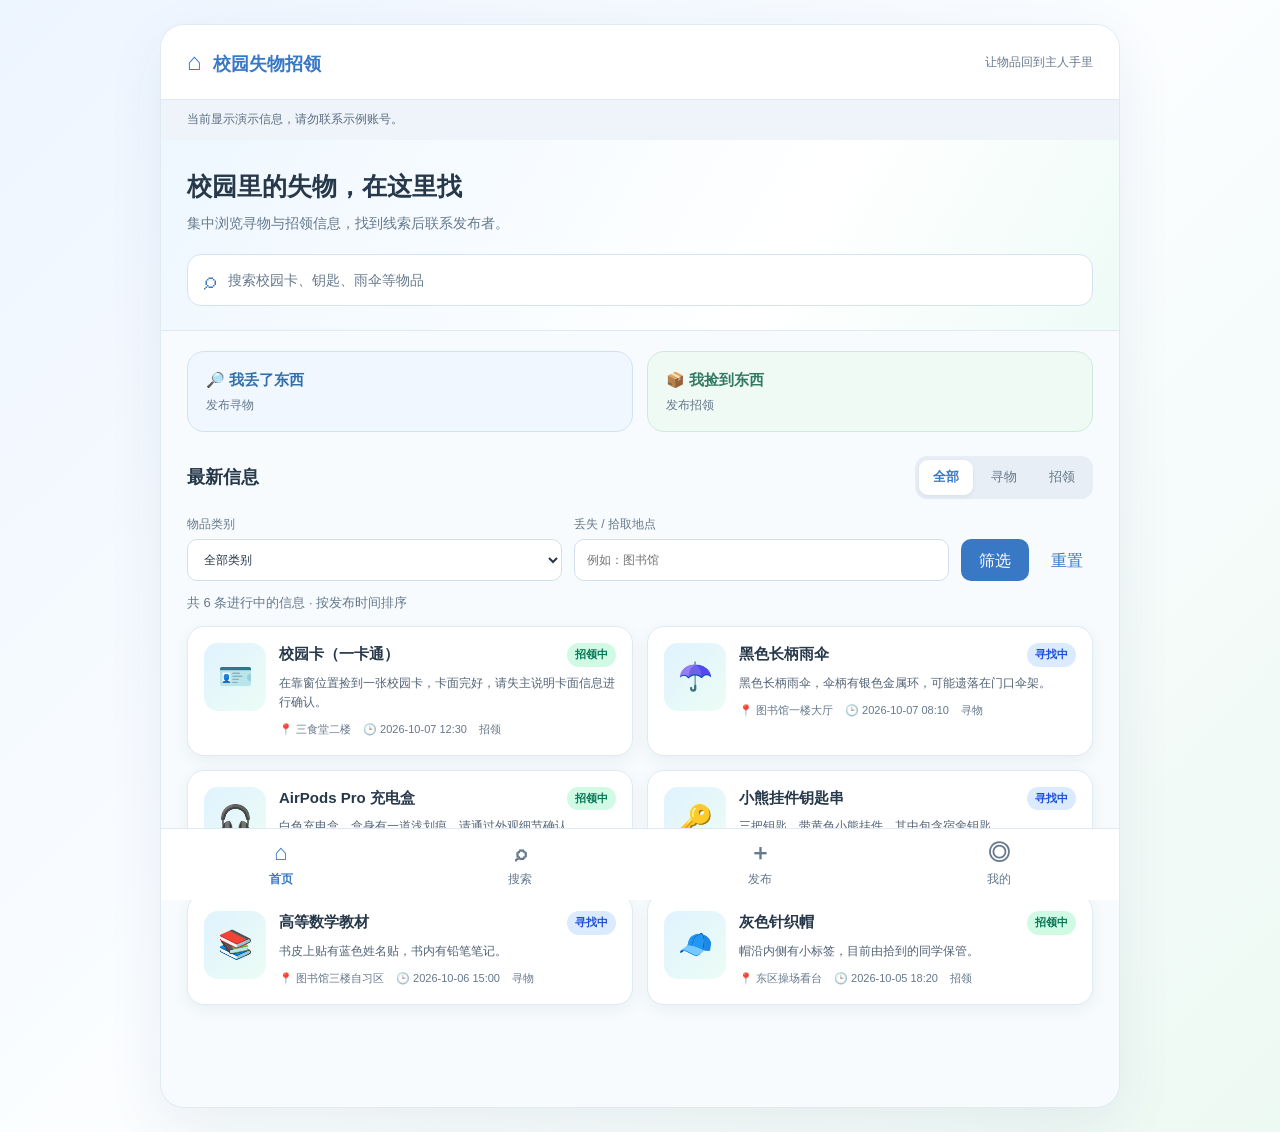
<file: index.html>
<!DOCTYPE html>
<html lang="zh-CN">
<head>
  <meta charset="UTF-8">
  <meta name="viewport" content="width=device-width, initial-scale=1.0">
  <title>校园失物招领</title>
  <link rel="stylesheet" href="css/app.css">
  <!-- 队友原有脚本（顺序不变） -->
  <script defer src="js/posts.js"></script>
  <script defer src="js/home.js"></script>
  <script defer src="js/search.js"></script>
  <script defer src="js/detail.js"></script>
  <script defer src="js/app.js"></script>
  <!-- 交接新增：你的业务逻辑脚本 -->
  <script defer src="js/manage.js"></script>
  <script defer src="js/publish.js"></script>
  <script defer src="js/my.js"></script>
</head>
<body>
  <div class="app-shell">
    <header class="app-header">
      <a class="brand" href="#home"><span aria-hidden="true">⌂</span> 校园失物招领</a>
      <span class="header-note">让物品回到主人手里</span>
    </header>
    <main id="main-content">
      <p id="source-note" class="source-note" role="status"></p>
      <section id="page-home" class="page" aria-labelledby="home-heading">
        <div class="hero">
          <h1 id="home-heading">校园里的失物，在这里找</h1>
          <p>集中浏览寻物与招领信息，找到线索后联系发布者。</p>
          <a class="search-entry" href="#search"><span aria-hidden="true">⌕</span> 搜索校园卡、钥匙、雨伞等物品</a>
        </div>
        <div class="quick-actions">
          <!-- 交接改动：移除 disabled 和“暂未开放”文案 -->
          <button class="quick lost" type="button" data-publish-type="lost">
            <strong>🔎 我丢了东西</strong><span>发布寻物</span>
          </button>
          <button class="quick found" type="button" data-publish-type="found">
            <strong>📦 我捡到东西</strong><span>发布招领</span>
          </button>
        </div>
        <div class="section">
          <div class="section-head">
            <h2>最新信息</h2>
            <div class="tabs" id="home-tabs" role="group" aria-label="信息类型">
              <button class="tab active" type="button" data-type="all" aria-pressed="true">全部</button>
              <button class="tab" type="button" data-type="lost" aria-pressed="false">寻物</button>
              <button class="tab" type="button" data-type="found" aria-pressed="false">招领</button>
            </div>
          </div>
          <form class="filter-form" id="home-filter-form">
            <label>物品类别<select id="home-category"><option value="">全部类别</option></select></label>
            <label>丢失 / 拾取地点<input id="home-place" type="search" maxlength="100" placeholder="例如：图书馆"></label>
            <button class="filter-button" type="submit">筛选</button>
            <button class="text-button" type="button" id="home-reset">重置</button>
          </form>
          <p class="result-note" id="home-count" aria-live="polite"></p>
          <div class="list" id="home-list"></div>
        </div>
      </section>
      <section id="page-search" class="page" hidden aria-labelledby="search-heading">
        <div class="hero">
          <h1 id="search-heading">搜索物品</h1>
          <p>按名称、类别、地点或物品特征查找，多词搜索用空格分隔。</p>
          <form id="search-form">
            <label class="search-label" for="search-keyword">物品关键词</label>
            <div class="search-box">
              <input id="search-keyword" type="search" maxlength="200" placeholder="例如：黑色 雨伞" autocomplete="off">
              <button class="filter-button" type="submit">搜索</button>
            </div>
            <div class="chips" id="search-chips" role="group" aria-label="常用搜索词">
              <button class="chip" type="button" data-keyword="校园卡">校园卡</button>
              <button class="chip" type="button" data-keyword="钥匙">钥匙</button>
              <button class="chip" type="button" data-keyword="雨伞">雨伞</button>
              <button class="chip" type="button" data-keyword="耳机">耳机</button>
            </div>
            <div class="filter-form search-filters">
              <label>信息类型<select id="search-type"><option value="all">全部类型</option><option value="lost">寻物</option><option value="found">招领</option></select></label>
              <label>物品类别<select id="search-category"><option value="">全部类别</option></select></label>
              <label>丢失 / 拾取地点<input id="search-place" type="search" maxlength="100" placeholder="例如：图书馆"></label>
            </div>
            <div class="search-options">
              <label class="checkbox-label"><input id="search-finished" type="checkbox">包括已结束的信息</label>
              <button class="text-button" type="button" id="search-reset">清空条件</button>
            </div>
          </form>
        </div>
        <div class="section">
          <p class="result-note" id="search-note" aria-live="polite"></p>
          <div class="list" id="search-list"></div>
        </div>
      </section>
      <section id="page-detail" class="page" hidden aria-labelledby="detail-heading">
        <div class="page-top">
          <a id="detail-back" class="back-link" href="#home">‹ 返回列表</a>
          <h1 id="detail-heading">信息详情</h1>
        </div>
        <div id="detail-content" class="detail-content"></div>
      </section>
      <!-- 交接新增：你的三个功能页面节点 -->
      <section id="page-publish" class="page" hidden>
        <h2>发布信息</h2>
        <div id="publish-form-area"></div>
      </section>
      <section id="page-success" class="page" hidden>
        <h2>发布成功</h2>
        <div id="success-content"></div>
      </section>
      <section id="page-my" class="page" hidden>
        <h2>我的发布</h2>
        <div id="my-list"></div>
      </section>
    </main>
    <nav class="bottom-nav" aria-label="主要导航">
      <a class="nav-link active" href="#home" data-page="home" aria-current="page"><b aria-hidden="true">⌂</b>首页</a>
      <a class="nav-link" href="#search" data-page="search"><b aria-hidden="true">⌕</b>搜索</a>
      <!-- 交接改动：改为可点击链接，移除 disabled -->
      <a class="nav-link" href="#publish" data-page="publish"><b aria-hidden="true">＋</b>发布</a>
      <a class="nav-link" href="#my" data-page="my"><b aria-hidden="true">◎</b>我的</a>
    </nav>
  </div>
  <p class="toast" id="toast" role="status" aria-live="polite" hidden></p>
  <noscript><p class="empty">请在 Chrome 中启用 JavaScript 后重新打开页面。</p></noscript>
</body>
</html>
</file>
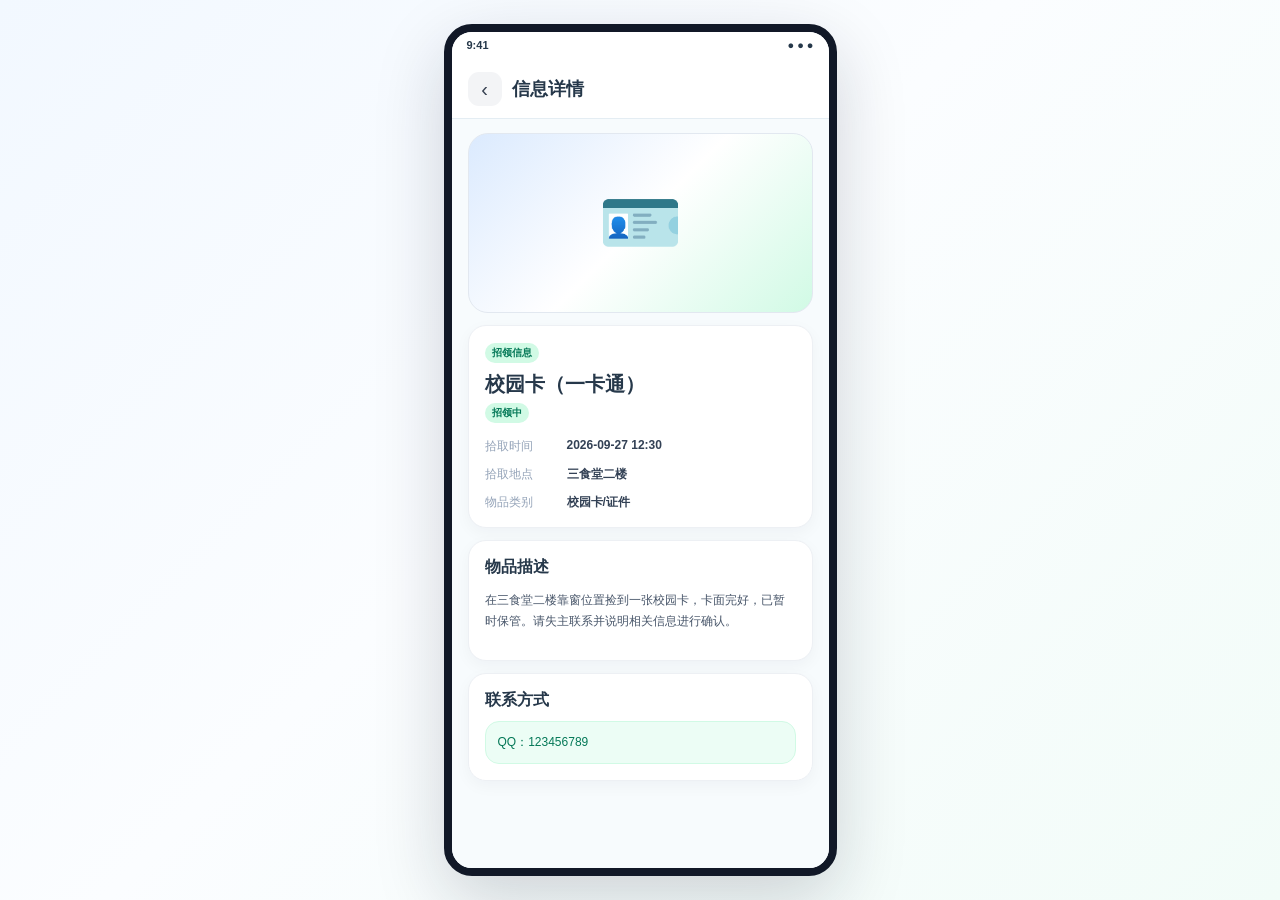
<file: html/detail.html>
<!DOCTYPE html>
<html lang="zh-CN">
<head>
<meta charset="UTF-8">
<meta name="viewport" content="width=device-width, initial-scale=1.0">
<title>校园失物招领 - 信息详情</title>
<style>

  * { box-sizing: border-box; }
  :root{
    --primary:#4f91e8;
    --primary-soft:#eef7ff;
    --green:#52b997;
    --green-soft:#effbf6;
    --text:#26384a;
    --muted:#718397;
    --line:#e4edf3;
    --bg:#f7fbfd;
    --card:#ffffff;
    --danger:#ef4444;
    --shadow:0 10px 30px rgba(31,41,55,.08);
  }
  body{
    margin:0;
    font-family:-apple-system,BlinkMacSystemFont,"Segoe UI","PingFang SC","Microsoft YaHei",sans-serif;
    background:linear-gradient(135deg,#f2f8ff,#fbfdff 46%,#f2fcf8);
    color:var(--text);
  }
  button,input,select,textarea{ font:inherit; }
  button{ cursor:pointer; }
  .shell{
    min-height:100vh;
    display:flex;
    align-items:center;
    justify-content:center;
    padding:24px;
  }
  .phone{
    width:393px;
    height:852px;
    background:var(--bg);
    border-radius:28px;
    overflow:hidden;
    box-shadow:0 24px 70px rgba(15,23,42,.18);
    border:8px solid #111827;
    position:relative;
  }
  .statusbar{
    height:26px;
    background:#fff;
    display:flex;
    align-items:center;
    justify-content:space-between;
    padding:0 15px;
    font-size:11px;
    font-weight:600;
  }
  .app{
    height:calc(100% - 26px);
    position:relative;
    overflow:hidden;
  }
  .page{
    display:none;
    height:100%;
    overflow:auto;
    padding-bottom:78px;
    background:var(--bg);
  }
  .page.active{ display:block; }
  .top{
    position:sticky;
    top:0;
    z-index:5;
    background:rgba(255,255,255,.96);
    backdrop-filter:blur(10px);
    border-bottom:1px solid var(--line);
    padding:14px 16px 12px;
  }
  .top-row{
    display:flex;
    align-items:center;
    gap:10px;
  }
  .back{
    width:34px;height:34px;border:0;border-radius:11px;
    background:#f3f4f6;color:#374151;font-size:20px;
  }
  .title{
    font-size:18px;
    font-weight:750;
    flex:1;
  }
  .subtitle{
    color:var(--muted);
    font-size:12px;
    margin-top:4px;
  }
  .hero{
    background:linear-gradient(135deg,#edf6ff,#ffffff 50%,#eefbf6);
    padding:18px 16px 16px;
    border-bottom:1px solid #e8eef6;
  }
  .hero h1{ margin:0;font-size:22px; }
  .hero p{ margin:5px 0 0;color:var(--muted);font-size:12px; }
  .search-entry{
    margin-top:15px;
    display:flex;
    align-items:center;
    gap:8px;
    background:rgba(255,255,255,.94);
    border:1px solid #dbe8f1;
    border-radius:14px;
    padding:11px 13px;
    color:#9ca3af;
    box-shadow:0 3px 14px rgba(15,23,42,.04);
  }
  .quick-actions{
    display:grid;
    grid-template-columns:1fr 1fr;
    gap:10px;
    padding:14px 16px 4px;
  }
  .quick{
    border:1px solid var(--line);
    background:#fff;
    border-radius:18px;
    padding:15px 14px;
    text-align:left;
    box-shadow:0 5px 18px rgba(71,101,130,.055);
    transition:transform .18s ease, box-shadow .18s ease, border-color .18s ease;
  }
  .quick:hover{
    transform:translateY(-1px);
    box-shadow:0 8px 22px rgba(71,101,130,.085);
  }
  .quick strong{
    display:block;
    font-size:14px;
    margin-bottom:5px;
    font-weight:750;
    letter-spacing:.1px;
  }
  .quick span{
    color:#75879a;
    font-size:11px;
  }
  .quick.lost{
    border-color:#cfe3f8;
    background:linear-gradient(135deg,#f0f7ff 0%,#fafdff 72%,#ffffff 100%);
  }
  .quick.lost strong{ color:#356fa7; }
  .quick.found{
    border-color:#cdebdc;
    background:linear-gradient(135deg,#effaf5 0%,#f9fefb 72%,#ffffff 100%);
  }
  .quick.found strong{ color:#347a64; }

  .section{
    padding:14px 16px;
  }
  .section-head{
    display:flex;
    align-items:center;
    justify-content:space-between;
    gap:10px;
    margin-bottom:10px;
  }
  .section-head h2{ margin:0;font-size:16px; }
  .tabs{
    display:flex;
    gap:4px;
    background:#e9eef5;
    border-radius:12px;
    padding:3px;
  }
  .tab{
    border:0;background:transparent;color:var(--muted);
    border-radius:9px;padding:6px 10px;font-size:11px;
  }
  .tab.active{ background:#fff;color:var(--primary);font-weight:700;box-shadow:0 1px 5px rgba(15,23,42,.08); }
  .list{ display:flex;flex-direction:column;gap:10px; }
  .card{
    background:#fff;border:1px solid #e8eff4;border-radius:17px;
    padding:12px;box-shadow:0 5px 18px rgba(15,23,42,.045);
  }
  .card.clickable:hover{ border-color:#bfdbfe; }
  .card-row{ display:flex;gap:12px; }
  .thumb{
    width:82px;height:82px;border-radius:14px;flex:0 0 82px;
    display:flex;align-items:center;justify-content:center;
    font-size:32px;background:linear-gradient(135deg,#e0f2fe,#ecfdf5);
    border:1px solid #e6eef6;
  }
  .card-main{ min-width:0;flex:1; }
  .card-title-row{ display:flex;align-items:flex-start;gap:8px; }
  .card-title{ font-size:14px;font-weight:750;flex:1;line-height:1.35; }
  .badge{
    display:inline-flex;align-items:center;
    border-radius:999px;padding:3px 7px;font-size:10px;font-weight:700;
    white-space:nowrap;
  }
  .badge.found{ color:#047857;background:#d1fae5; }
  .badge.lost{ color:#1d4ed8;background:#dbeafe; }
  .badge.done{ color:#6b7280;background:#f3f4f6; }
  .desc{
    font-size:11px;line-height:1.55;color:#4b5563;margin-top:6px;
    display:-webkit-box;-webkit-line-clamp:2;-webkit-box-orient:vertical;overflow:hidden;
  }
  .meta{
    margin-top:8px;color:#9ca3af;font-size:10px;
    display:flex;gap:10px;flex-wrap:wrap;
  }

  .bottom-nav{
    position:absolute;left:0;right:0;bottom:0;height:68px;
    background:#fff;border-top:1px solid var(--line);
    display:grid;grid-template-columns:repeat(4,1fr);z-index:20;
  }
  .nav-btn{
    border:0;background:#fff;color:#9ca3af;
    display:flex;flex-direction:column;align-items:center;justify-content:center;
    gap:3px;font-size:10px;
  }
  .nav-btn b{ font-size:19px;line-height:1; }
  .nav-btn.active{ color:var(--primary);font-weight:700; }

  .form{
    padding:14px 16px 20px;
    display:flex;flex-direction:column;gap:13px;
  }
  .segmented{
    display:grid;grid-template-columns:1fr 1fr;
    background:#e9eef5;border-radius:14px;padding:4px;
  }
  .seg-btn{
    border:0;border-radius:11px;padding:10px;background:transparent;color:var(--muted);
  }
  .seg-btn.active.lost{ background:#fff;color:#2563eb;font-weight:700;box-shadow:0 2px 8px rgba(15,23,42,.07); }
  .seg-btn.active.found{ background:#fff;color:#059669;font-weight:700;box-shadow:0 2px 8px rgba(15,23,42,.07); }
  .field label{
    display:block;font-size:12px;font-weight:700;margin-bottom:6px;
  }
  .req{ color:var(--danger); }
  .control{
    width:100%;border:1px solid #dce3eb;border-radius:12px;
    background:#fff;padding:11px 12px;color:var(--text);outline:none;
  }
  .control:focus{ border-color:#93c5fd;box-shadow:0 0 0 3px #dbeafe; }
  textarea.control{ resize:none;min-height:94px;line-height:1.5; }
  .hint{ color:#9ca3af;font-size:10px;margin-top:5px;line-height:1.45; }
  .upload{
    border:1px dashed #b9c4d2;border-radius:13px;background:#fff;
    padding:16px;text-align:center;color:#64748b;font-size:12px;
  }
  .primary-btn{
    width:100%;border:0;border-radius:14px;
    background:linear-gradient(90deg,#3b82f6,#22c55e);
    color:white;font-weight:750;padding:13px 14px;
    box-shadow:0 8px 18px rgba(59,130,246,.18);
  }
  .secondary-btn{
    width:100%;border:1px solid #dbe3ed;border-radius:14px;
    background:#fff;color:#475569;font-weight:700;padding:12px 14px;
  }
  .danger-btn{
    width:100%;border:1px solid #fecaca;border-radius:14px;
    background:#fff1f2;color:#be123c;font-weight:700;padding:12px 14px;
  }

  .search-box{
    margin-top:10px;display:flex;gap:8px;
  }
  .search-box input{ flex:1; }
  .search-go{
    border:0;border-radius:12px;background:var(--primary);color:white;padding:0 16px;font-weight:700;
  }
  .chips{ display:flex;flex-wrap:wrap;gap:8px;margin-top:12px; }
  .chip{
    border:1px solid #dbe3ed;background:#fff;border-radius:999px;
    padding:6px 10px;font-size:11px;color:#475569;
  }
  .result-note{ color:var(--muted);font-size:11px;margin-bottom:10px; }

  .detail-cover{
    margin:14px 16px 0;height:180px;border-radius:20px;
    background:linear-gradient(135deg,#dbeafe,#ffffff,#d1fae5);
    display:flex;align-items:center;justify-content:center;font-size:68px;
    border:1px solid #e2e8f0;
  }
  .detail-card{
    margin:12px 16px;background:#fff;border:1px solid #edf0f4;
    border-radius:18px;padding:16px;box-shadow:0 5px 16px rgba(15,23,42,.04);
  }
  .detail-title{ font-size:20px;font-weight:800;margin:8px 0 4px; }
  .detail-grid{
    display:grid;grid-template-columns:72px 1fr;gap:11px 10px;
    margin-top:15px;font-size:12px;
  }
  .detail-grid .k{ color:#94a3b8; }
  .detail-grid .v{ color:#334155;font-weight:600; }
  .detail-text{ color:#475569;font-size:12px;line-height:1.75; }
  .contact-box{
    background:#ecfdf5;border:1px solid #d1fae5;border-radius:14px;
    padding:12px;font-size:12px;color:#047857;margin-top:10px;
  }
  .notice{
    background:#eff6ff;border:1px solid #dbeafe;border-radius:14px;
    color:#1e40af;padding:11px 12px;font-size:11px;line-height:1.55;
  }

  .my-actions{ display:flex;gap:8px;margin-top:10px; }
  .small-btn{
    flex:1;border:1px solid #dbe3ed;background:#fff;border-radius:10px;
    padding:8px;font-size:11px;color:#475569;font-weight:650;
  }
  .small-btn.primary{ color:#2563eb;background:#eff6ff;border-color:#dbeafe; }

  .status-options{ display:flex;flex-direction:column;gap:9px; }
  .status-option{
    border:1px solid #dbe3ed;background:#fff;border-radius:14px;
    padding:12px;display:flex;gap:10px;align-items:flex-start;
  }
  .status-option input{ margin-top:3px; }
  .status-option strong{ font-size:13px;display:block; }
  .status-option span{ display:block;color:var(--muted);font-size:10px;margin-top:3px;line-height:1.45; }

  .success{
    min-height:100%;
    padding:42px 22px 90px;
    display:flex;flex-direction:column;align-items:center;text-align:center;
  }
  .success-icon{
    width:86px;height:86px;border-radius:50%;
    display:grid;place-items:center;font-size:42px;
    background:#d1fae5;color:#059669;margin-top:30px;
  }
  .success h2{ font-size:22px;margin:18px 0 8px; }
  .success p{ color:var(--muted);font-size:12px;line-height:1.65;margin:0 0 20px; }
  .success-summary{
    width:100%;background:#fff;border:1px solid var(--line);border-radius:17px;
    text-align:left;padding:14px;margin-bottom:16px;
  }
  .success-summary strong{ display:block;margin-bottom:8px; }
  .success-actions{ width:100%;display:flex;flex-direction:column;gap:9px; }

  .empty{
    padding:42px 18px;text-align:center;color:#9ca3af;font-size:12px;
  }
  .toast{
    position:absolute;left:50%;bottom:88px;transform:translateX(-50%) translateY(16px);
    background:rgba(17,24,39,.92);color:#fff;border-radius:999px;
    padding:9px 14px;font-size:11px;opacity:0;pointer-events:none;
    transition:.2s;z-index:40;white-space:nowrap;
  }
  .toast.show{ opacity:1;transform:translateX(-50%) translateY(0); }

  @media (max-width:460px){
    .shell{ padding:0;display:block;background:var(--bg); }
    .phone{ width:100vw;height:100vh;border:0;border-radius:0;box-shadow:none; }
  }

  /* ===== 我的发布新版 ===== */
  .my-page{ background:#f7fbfd; }
  .my-header{
    background:linear-gradient(180deg,#ffffff 0%,#f7fbfd 100%);
    padding:14px 16px 16px;
    border-bottom:1px solid #edf2f6;
  }
  .my-title-row{
    display:flex;align-items:center;justify-content:center;
    position:relative;margin-bottom:14px;
  }
  .my-title-row .title{ text-align:center;font-size:18px;font-weight:800; }
  .settings-btn{
    position:absolute;right:0;top:-2px;width:36px;height:36px;border:0;
    border-radius:50%;background:#f1f5f9;color:#64748b;font-size:17px;
  }
  .profile-card{
    background:linear-gradient(135deg,#edf4ff 0%,#f4f7ff 58%,#f0fbf7 100%);
    border:1px solid #dfe9f6;border-radius:20px;padding:16px;
    box-shadow:0 6px 20px rgba(75,105,140,.05);
  }
  .profile-main{ display:flex;align-items:center;gap:12px; }
  .avatar{
    width:52px;height:52px;flex:0 0 52px;border-radius:50%;
    display:grid;place-items:center;
    background:linear-gradient(135deg,#4f91e8,#6f82f3);
    color:#fff;font-weight:800;font-size:22px;
  }
  .profile-info{ flex:1;min-width:0; }
  .profile-name{ font-size:16px;font-weight:800;color:#24364a; }
  .profile-class{ margin-top:4px;color:#718397;font-size:11px; }
  .credit-badge{
    flex:none;padding:6px 10px;border-radius:999px;
    background:rgba(255,255,255,.9);border:1px solid #dfe9f6;
    color:#4f7fd8;font-size:10px;font-weight:700;
  }
  .profile-stats{
    display:grid;grid-template-columns:repeat(3,1fr);
    margin-top:14px;padding-top:13px;border-top:1px solid rgba(148,163,184,.18);
  }
  .profile-stat{ text-align:center;position:relative; }
  .profile-stat + .profile-stat::before{
    content:"";position:absolute;left:0;top:3px;width:1px;height:38px;background:#dfe7f1;
  }
  .profile-stat strong{ display:block;font-size:19px;line-height:1.1;margin-bottom:4px; }
  .profile-stat span{ color:#718397;font-size:10px; }
  .profile-stat.ongoing strong{ color:#4f7ff2; }
  .profile-stat.finished strong{ color:#45a984; }

  .my-toolbar{
    display:flex;align-items:center;gap:8px;padding:13px 16px 10px;
    background:#fff;border-bottom:1px solid #edf2f6;
  }
  .my-filter{
    border:0;border-radius:999px;padding:8px 14px;
    background:#f1f5f9;color:#64748b;font-size:11px;font-weight:650;
  }
  .my-filter.active{
    background:#4f91e8;color:#fff;
    box-shadow:0 5px 12px rgba(79,145,232,.18);
  }
  .new-post-btn{
    margin-left:auto;border:0;background:transparent;color:#4f7ff2;
    font-size:11px;font-weight:750;padding:7px 0;
  }
  .my-list-wrap{ padding:12px 16px 18px; }
  .my-post-card{
    background:#fff;border:1px solid #e8eff4;border-radius:18px;padding:13px;
    box-shadow:0 5px 18px rgba(15,23,42,.045);
  }
  .my-post-card + .my-post-card{ margin-top:10px; }
  .my-post-main{ display:flex;gap:12px; }
  .my-post-icon{
    width:56px;height:56px;flex:0 0 56px;border-radius:14px;
    display:grid;place-items:center;
    background:linear-gradient(135deg,#edf4ff,#eefbf6);
    font-size:25px;border:1px solid #e5edf5;
  }
  .my-post-content{ flex:1;min-width:0; }
  .my-post-title-row{ display:flex;align-items:flex-start;gap:8px; }
  .my-post-title{ flex:1;font-size:14px;font-weight:800;line-height:1.35; }
  .status-pill{
    flex:none;border-radius:999px;padding:3px 8px;font-size:9px;font-weight:700;
  }
  .status-pill.ongoing{ color:#c97816;background:#fff4df; }
  .status-pill.finished{ color:#568274;background:#eef7f3; }
  .my-tags{ display:flex;align-items:center;gap:7px;margin-top:6px; }
  .type-tag{ border-radius:999px;padding:3px 8px;font-size:9px;font-weight:700; }
  .type-tag.lost{ color:#356fa7;background:#edf5ff; }
  .type-tag.found{ color:#347a64;background:#edf9f4; }
  .category-divider{ width:1px;height:11px;background:#dbe3eb; }
  .category-text{ color:#94a3b8;font-size:9px; }
  .my-post-meta{
    margin-top:8px;color:#8292a3;font-size:10px;
    display:flex;flex-direction:column;gap:5px;
  }
  .meta-line{ display:flex;align-items:center;justify-content:space-between;gap:8px; }
  .view-count{ white-space:nowrap;color:#8a99a8; }
  .my-card-actions{
    display:grid;grid-template-columns:1fr 1fr;gap:9px;
    padding-top:11px;margin-top:11px;border-top:1px solid #edf1f5;
  }
  .manage-btn{
    border:0;border-radius:12px;padding:9px 8px;font-size:11px;font-weight:700;
  }
  .manage-btn.finish{ background:#edf4ff;color:#4b78e6; }
  .manage-btn.finish:disabled{ color:#8292a3;background:#f1f5f9;cursor:default; }
  .manage-btn.delete{ background:#fff0f3;color:#e65c78; }


  /* ===== 我的发布：二次润色 ===== */
  .my-header{
    padding:12px 16px 14px;
    background:linear-gradient(180deg,#ffffff 0%,#fbfdff 72%,#f7fbfd 100%);
  }
  .my-title-row{
    margin-bottom:12px;
    min-height:34px;
  }
  .my-title-row .title{
    font-size:17px;
    letter-spacing:.2px;
  }
  .settings-btn{
    width:34px;
    height:34px;
    background:#f4f7fa;
    border:1px solid #e9eff4;
    font-size:15px;
    color:#728397;
  }

  .profile-card{
    position:relative;
    overflow:hidden;
    border-radius:18px;
    padding:15px 15px 14px;
    background:
      radial-gradient(circle at 88% 12%,rgba(82,185,151,.12),transparent 26%),
      radial-gradient(circle at 12% 0%,rgba(79,145,232,.12),transparent 28%),
      linear-gradient(135deg,#f2f7ff 0%,#f8fbff 55%,#f3fbf8 100%);
    border:1px solid #e0e9f3;
    box-shadow:0 7px 22px rgba(70,100,130,.055);
  }
  .avatar{
    width:50px;
    height:50px;
    flex-basis:50px;
    font-size:20px;
    box-shadow:0 6px 14px rgba(79,145,232,.18);
  }
  .profile-name{
    font-size:15px;
    letter-spacing:.1px;
  }
  .profile-class{
    font-size:10.5px;
    margin-top:3px;
  }
  .credit-badge{
    padding:5px 9px;
    background:rgba(255,255,255,.82);
    border-color:#dfe8f2;
    box-shadow:0 2px 8px rgba(79,145,232,.06);
  }

  .profile-stats{
    margin-top:13px;
    padding-top:12px;
  }
  .profile-stat strong{
    font-size:18px;
    margin-bottom:3px;
  }
  .profile-stat span{
    font-size:9.5px;
  }

  .my-toolbar{
    gap:7px;
    padding:12px 16px 10px;
    background:rgba(255,255,255,.96);
  }
  .my-filter{
    padding:7px 13px;
    font-size:10.5px;
    transition:.18s ease;
  }
  .my-filter.active{
    background:linear-gradient(135deg,#5a98e8,#4f84e8);
    box-shadow:0 5px 12px rgba(79,145,232,.16);
  }
  .new-post-btn{
    font-size:10.5px;
    color:#4f84e8;
  }

  .my-list-wrap{
    padding:11px 16px 18px;
  }
  .my-post-card{
    border-radius:17px;
    padding:12px;
    border-color:#e9eff4;
    box-shadow:0 5px 15px rgba(43,66,89,.04);
  }
  .my-post-card + .my-post-card{
    margin-top:9px;
  }
  .my-post-icon{
    width:54px;
    height:54px;
    flex-basis:54px;
    border-radius:13px;
    font-size:23px;
  }
  .my-post-title{
    font-size:13.5px;
  }
  .status-pill{
    padding:3px 7px;
  }
  .status-pill.ongoing{
    color:#b86f13;
    background:#fff5e7;
    border:1px solid #fde9c8;
  }
  .status-pill.finished{
    color:#4d8f78;
    background:#eff8f4;
    border:1px solid #dcefe7;
  }
  .my-tags{
    margin-top:5px;
  }
  .type-tag{
    padding:3px 7px;
  }
  .my-post-meta{
    margin-top:7px;
    line-height:1.45;
  }
  .my-card-actions{
    gap:8px;
    padding-top:10px;
    margin-top:10px;
  }
  .manage-btn{
    padding:8px 8px;
    border-radius:11px;
    font-size:10.5px;
  }
  .manage-btn.finish{
    background:#eef4ff;
    color:#4d79e2;
    border:1px solid #dfe9fb;
  }
  .manage-btn.finish:hover{
    background:#e8f0ff;
  }
  .manage-btn.delete{
    background:#fff4f6;
    color:#dc6078;
    border:1px solid #fbe2e8;
  }
  .manage-btn.delete:hover{
    background:#ffedf1;
  }

  /* 让我的发布页滚动时顶部更干净 */
  #page-my{
    scrollbar-width:none;
  }
  #page-my::-webkit-scrollbar{
    display:none;
  }



/* 单页展示覆盖：用于单独导入墨刀 */
.page-shell-single{
  min-height:100vh;
  display:flex;
  align-items:center;
  justify-content:center;
  padding:24px;
}
.single-page{
  display:block !important;
  height:100% !important;
  overflow:auto !important;
  padding-bottom:78px;
}
.single-page::-webkit-scrollbar{display:none}
.single-page{scrollbar-width:none}
.static-bottom-nav{
  position:absolute;left:0;right:0;bottom:0;height:68px;
  background:#fff;border-top:1px solid var(--line);
  display:grid;grid-template-columns:repeat(4,1fr);z-index:20;
}
.static-nav{
  border:0;background:#fff;color:#9ca3af;
  display:flex;flex-direction:column;align-items:center;justify-content:center;
  gap:3px;font-size:10px;
}
.static-nav b{font-size:19px;line-height:1}
.static-nav.active{color:var(--primary);font-weight:700}

</style>
</head>
<body>
<div class="page-shell-single">
  <div class="phone">
    <div class="statusbar"><span>9:41</span><span>● ● ●</span></div>
    <div class="app">

<section class="page single-page active" style="padding-bottom:20px">
  <div class="top">
    <div class="top-row">
      <button class="back">‹</button>
      <div class="title">信息详情</div>
    </div>
  </div>

  <div class="detail-cover">🪪</div>

  <div class="detail-card">
    <span class="badge found">招领信息</span>
    <div class="detail-title">校园卡（一卡通）</div>
    <span class="badge found">招领中</span>
    <div class="detail-grid">
      <div class="k">拾取时间</div><div class="v">2026-09-27 12:30</div>
      <div class="k">拾取地点</div><div class="v">三食堂二楼</div>
      <div class="k">物品类别</div><div class="v">校园卡/证件</div>
    </div>
  </div>

  <div class="detail-card">
    <strong>物品描述</strong>
    <p class="detail-text">在三食堂二楼靠窗位置捡到一张校园卡，卡面完好，已暂时保管。请失主联系并说明相关信息进行确认。</p>
  </div>

  <div class="detail-card">
    <strong>联系方式</strong>
    <div class="contact-box">QQ：123456789</div>
  </div>
</section>

    </div>
  </div>
</div>
</body>
</html>
</file>
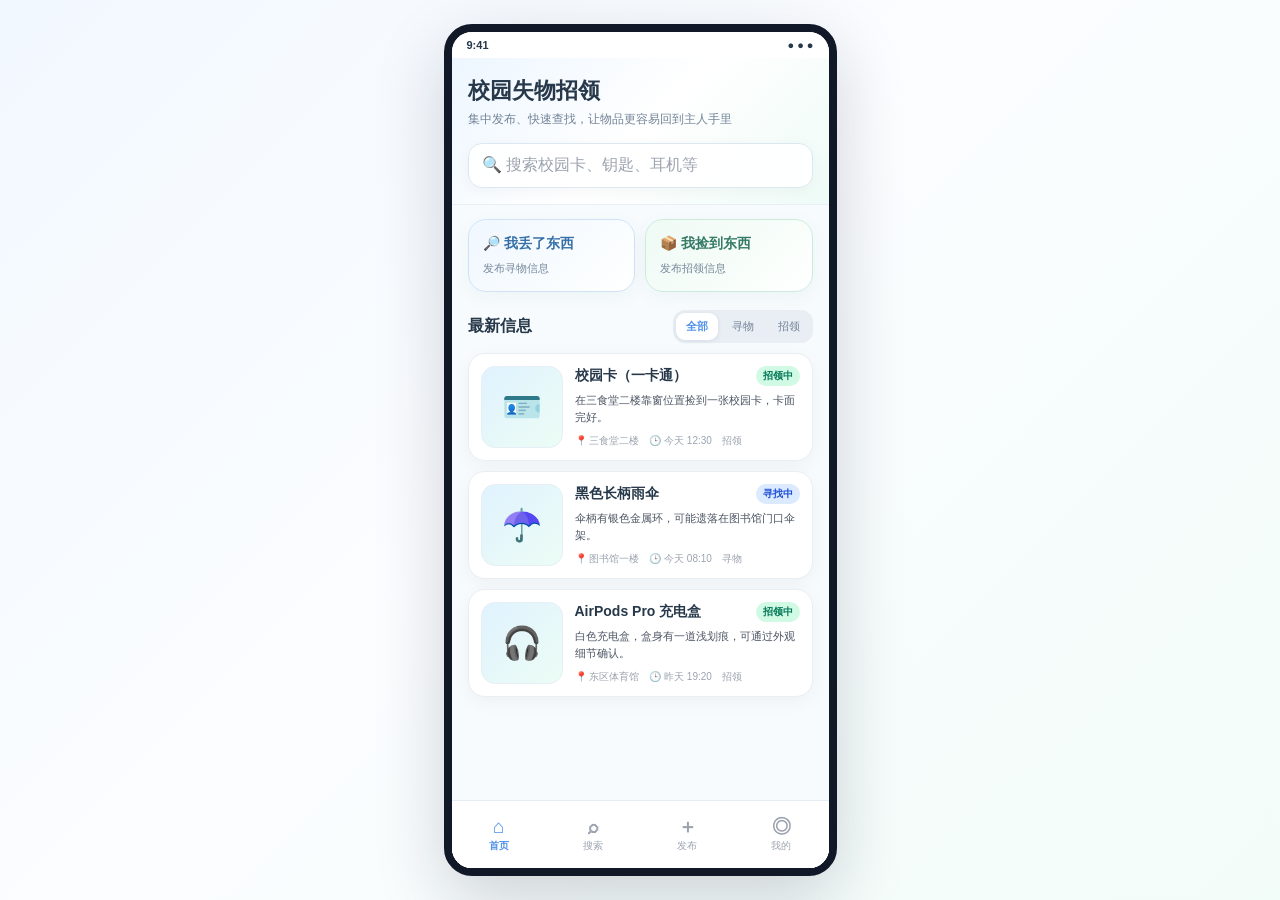
<file: html/home.html>
<!DOCTYPE html>
<html lang="zh-CN">
<head>
<meta charset="UTF-8">
<meta name="viewport" content="width=device-width, initial-scale=1.0">
<title>校园失物招领 - 首页</title>
<style>

  * { box-sizing: border-box; }
  :root{
    --primary:#4f91e8;
    --primary-soft:#eef7ff;
    --green:#52b997;
    --green-soft:#effbf6;
    --text:#26384a;
    --muted:#718397;
    --line:#e4edf3;
    --bg:#f7fbfd;
    --card:#ffffff;
    --danger:#ef4444;
    --shadow:0 10px 30px rgba(31,41,55,.08);
  }
  body{
    margin:0;
    font-family:-apple-system,BlinkMacSystemFont,"Segoe UI","PingFang SC","Microsoft YaHei",sans-serif;
    background:linear-gradient(135deg,#f2f8ff,#fbfdff 46%,#f2fcf8);
    color:var(--text);
  }
  button,input,select,textarea{ font:inherit; }
  button{ cursor:pointer; }
  .shell{
    min-height:100vh;
    display:flex;
    align-items:center;
    justify-content:center;
    padding:24px;
  }
  .phone{
    width:393px;
    height:852px;
    background:var(--bg);
    border-radius:28px;
    overflow:hidden;
    box-shadow:0 24px 70px rgba(15,23,42,.18);
    border:8px solid #111827;
    position:relative;
  }
  .statusbar{
    height:26px;
    background:#fff;
    display:flex;
    align-items:center;
    justify-content:space-between;
    padding:0 15px;
    font-size:11px;
    font-weight:600;
  }
  .app{
    height:calc(100% - 26px);
    position:relative;
    overflow:hidden;
  }
  .page{
    display:none;
    height:100%;
    overflow:auto;
    padding-bottom:78px;
    background:var(--bg);
  }
  .page.active{ display:block; }
  .top{
    position:sticky;
    top:0;
    z-index:5;
    background:rgba(255,255,255,.96);
    backdrop-filter:blur(10px);
    border-bottom:1px solid var(--line);
    padding:14px 16px 12px;
  }
  .top-row{
    display:flex;
    align-items:center;
    gap:10px;
  }
  .back{
    width:34px;height:34px;border:0;border-radius:11px;
    background:#f3f4f6;color:#374151;font-size:20px;
  }
  .title{
    font-size:18px;
    font-weight:750;
    flex:1;
  }
  .subtitle{
    color:var(--muted);
    font-size:12px;
    margin-top:4px;
  }
  .hero{
    background:linear-gradient(135deg,#edf6ff,#ffffff 50%,#eefbf6);
    padding:18px 16px 16px;
    border-bottom:1px solid #e8eef6;
  }
  .hero h1{ margin:0;font-size:22px; }
  .hero p{ margin:5px 0 0;color:var(--muted);font-size:12px; }
  .search-entry{
    margin-top:15px;
    display:flex;
    align-items:center;
    gap:8px;
    background:rgba(255,255,255,.94);
    border:1px solid #dbe8f1;
    border-radius:14px;
    padding:11px 13px;
    color:#9ca3af;
    box-shadow:0 3px 14px rgba(15,23,42,.04);
  }
  .quick-actions{
    display:grid;
    grid-template-columns:1fr 1fr;
    gap:10px;
    padding:14px 16px 4px;
  }
  .quick{
    border:1px solid var(--line);
    background:#fff;
    border-radius:18px;
    padding:15px 14px;
    text-align:left;
    box-shadow:0 5px 18px rgba(71,101,130,.055);
    transition:transform .18s ease, box-shadow .18s ease, border-color .18s ease;
  }
  .quick:hover{
    transform:translateY(-1px);
    box-shadow:0 8px 22px rgba(71,101,130,.085);
  }
  .quick strong{
    display:block;
    font-size:14px;
    margin-bottom:5px;
    font-weight:750;
    letter-spacing:.1px;
  }
  .quick span{
    color:#75879a;
    font-size:11px;
  }
  .quick.lost{
    border-color:#cfe3f8;
    background:linear-gradient(135deg,#f0f7ff 0%,#fafdff 72%,#ffffff 100%);
  }
  .quick.lost strong{ color:#356fa7; }
  .quick.found{
    border-color:#cdebdc;
    background:linear-gradient(135deg,#effaf5 0%,#f9fefb 72%,#ffffff 100%);
  }
  .quick.found strong{ color:#347a64; }

  .section{
    padding:14px 16px;
  }
  .section-head{
    display:flex;
    align-items:center;
    justify-content:space-between;
    gap:10px;
    margin-bottom:10px;
  }
  .section-head h2{ margin:0;font-size:16px; }
  .tabs{
    display:flex;
    gap:4px;
    background:#e9eef5;
    border-radius:12px;
    padding:3px;
  }
  .tab{
    border:0;background:transparent;color:var(--muted);
    border-radius:9px;padding:6px 10px;font-size:11px;
  }
  .tab.active{ background:#fff;color:var(--primary);font-weight:700;box-shadow:0 1px 5px rgba(15,23,42,.08); }
  .list{ display:flex;flex-direction:column;gap:10px; }
  .card{
    background:#fff;border:1px solid #e8eff4;border-radius:17px;
    padding:12px;box-shadow:0 5px 18px rgba(15,23,42,.045);
  }
  .card.clickable:hover{ border-color:#bfdbfe; }
  .card-row{ display:flex;gap:12px; }
  .thumb{
    width:82px;height:82px;border-radius:14px;flex:0 0 82px;
    display:flex;align-items:center;justify-content:center;
    font-size:32px;background:linear-gradient(135deg,#e0f2fe,#ecfdf5);
    border:1px solid #e6eef6;
  }
  .card-main{ min-width:0;flex:1; }
  .card-title-row{ display:flex;align-items:flex-start;gap:8px; }
  .card-title{ font-size:14px;font-weight:750;flex:1;line-height:1.35; }
  .badge{
    display:inline-flex;align-items:center;
    border-radius:999px;padding:3px 7px;font-size:10px;font-weight:700;
    white-space:nowrap;
  }
  .badge.found{ color:#047857;background:#d1fae5; }
  .badge.lost{ color:#1d4ed8;background:#dbeafe; }
  .badge.done{ color:#6b7280;background:#f3f4f6; }
  .desc{
    font-size:11px;line-height:1.55;color:#4b5563;margin-top:6px;
    display:-webkit-box;-webkit-line-clamp:2;-webkit-box-orient:vertical;overflow:hidden;
  }
  .meta{
    margin-top:8px;color:#9ca3af;font-size:10px;
    display:flex;gap:10px;flex-wrap:wrap;
  }

  .bottom-nav{
    position:absolute;left:0;right:0;bottom:0;height:68px;
    background:#fff;border-top:1px solid var(--line);
    display:grid;grid-template-columns:repeat(4,1fr);z-index:20;
  }
  .nav-btn{
    border:0;background:#fff;color:#9ca3af;
    display:flex;flex-direction:column;align-items:center;justify-content:center;
    gap:3px;font-size:10px;
  }
  .nav-btn b{ font-size:19px;line-height:1; }
  .nav-btn.active{ color:var(--primary);font-weight:700; }

  .form{
    padding:14px 16px 20px;
    display:flex;flex-direction:column;gap:13px;
  }
  .segmented{
    display:grid;grid-template-columns:1fr 1fr;
    background:#e9eef5;border-radius:14px;padding:4px;
  }
  .seg-btn{
    border:0;border-radius:11px;padding:10px;background:transparent;color:var(--muted);
  }
  .seg-btn.active.lost{ background:#fff;color:#2563eb;font-weight:700;box-shadow:0 2px 8px rgba(15,23,42,.07); }
  .seg-btn.active.found{ background:#fff;color:#059669;font-weight:700;box-shadow:0 2px 8px rgba(15,23,42,.07); }
  .field label{
    display:block;font-size:12px;font-weight:700;margin-bottom:6px;
  }
  .req{ color:var(--danger); }
  .control{
    width:100%;border:1px solid #dce3eb;border-radius:12px;
    background:#fff;padding:11px 12px;color:var(--text);outline:none;
  }
  .control:focus{ border-color:#93c5fd;box-shadow:0 0 0 3px #dbeafe; }
  textarea.control{ resize:none;min-height:94px;line-height:1.5; }
  .hint{ color:#9ca3af;font-size:10px;margin-top:5px;line-height:1.45; }
  .upload{
    border:1px dashed #b9c4d2;border-radius:13px;background:#fff;
    padding:16px;text-align:center;color:#64748b;font-size:12px;
  }
  .primary-btn{
    width:100%;border:0;border-radius:14px;
    background:linear-gradient(90deg,#3b82f6,#22c55e);
    color:white;font-weight:750;padding:13px 14px;
    box-shadow:0 8px 18px rgba(59,130,246,.18);
  }
  .secondary-btn{
    width:100%;border:1px solid #dbe3ed;border-radius:14px;
    background:#fff;color:#475569;font-weight:700;padding:12px 14px;
  }
  .danger-btn{
    width:100%;border:1px solid #fecaca;border-radius:14px;
    background:#fff1f2;color:#be123c;font-weight:700;padding:12px 14px;
  }

  .search-box{
    margin-top:10px;display:flex;gap:8px;
  }
  .search-box input{ flex:1; }
  .search-go{
    border:0;border-radius:12px;background:var(--primary);color:white;padding:0 16px;font-weight:700;
  }
  .chips{ display:flex;flex-wrap:wrap;gap:8px;margin-top:12px; }
  .chip{
    border:1px solid #dbe3ed;background:#fff;border-radius:999px;
    padding:6px 10px;font-size:11px;color:#475569;
  }
  .result-note{ color:var(--muted);font-size:11px;margin-bottom:10px; }

  .detail-cover{
    margin:14px 16px 0;height:180px;border-radius:20px;
    background:linear-gradient(135deg,#dbeafe,#ffffff,#d1fae5);
    display:flex;align-items:center;justify-content:center;font-size:68px;
    border:1px solid #e2e8f0;
  }
  .detail-card{
    margin:12px 16px;background:#fff;border:1px solid #edf0f4;
    border-radius:18px;padding:16px;box-shadow:0 5px 16px rgba(15,23,42,.04);
  }
  .detail-title{ font-size:20px;font-weight:800;margin:8px 0 4px; }
  .detail-grid{
    display:grid;grid-template-columns:72px 1fr;gap:11px 10px;
    margin-top:15px;font-size:12px;
  }
  .detail-grid .k{ color:#94a3b8; }
  .detail-grid .v{ color:#334155;font-weight:600; }
  .detail-text{ color:#475569;font-size:12px;line-height:1.75; }
  .contact-box{
    background:#ecfdf5;border:1px solid #d1fae5;border-radius:14px;
    padding:12px;font-size:12px;color:#047857;margin-top:10px;
  }
  .notice{
    background:#eff6ff;border:1px solid #dbeafe;border-radius:14px;
    color:#1e40af;padding:11px 12px;font-size:11px;line-height:1.55;
  }

  .my-actions{ display:flex;gap:8px;margin-top:10px; }
  .small-btn{
    flex:1;border:1px solid #dbe3ed;background:#fff;border-radius:10px;
    padding:8px;font-size:11px;color:#475569;font-weight:650;
  }
  .small-btn.primary{ color:#2563eb;background:#eff6ff;border-color:#dbeafe; }

  .status-options{ display:flex;flex-direction:column;gap:9px; }
  .status-option{
    border:1px solid #dbe3ed;background:#fff;border-radius:14px;
    padding:12px;display:flex;gap:10px;align-items:flex-start;
  }
  .status-option input{ margin-top:3px; }
  .status-option strong{ font-size:13px;display:block; }
  .status-option span{ display:block;color:var(--muted);font-size:10px;margin-top:3px;line-height:1.45; }

  .success{
    min-height:100%;
    padding:42px 22px 90px;
    display:flex;flex-direction:column;align-items:center;text-align:center;
  }
  .success-icon{
    width:86px;height:86px;border-radius:50%;
    display:grid;place-items:center;font-size:42px;
    background:#d1fae5;color:#059669;margin-top:30px;
  }
  .success h2{ font-size:22px;margin:18px 0 8px; }
  .success p{ color:var(--muted);font-size:12px;line-height:1.65;margin:0 0 20px; }
  .success-summary{
    width:100%;background:#fff;border:1px solid var(--line);border-radius:17px;
    text-align:left;padding:14px;margin-bottom:16px;
  }
  .success-summary strong{ display:block;margin-bottom:8px; }
  .success-actions{ width:100%;display:flex;flex-direction:column;gap:9px; }

  .empty{
    padding:42px 18px;text-align:center;color:#9ca3af;font-size:12px;
  }
  .toast{
    position:absolute;left:50%;bottom:88px;transform:translateX(-50%) translateY(16px);
    background:rgba(17,24,39,.92);color:#fff;border-radius:999px;
    padding:9px 14px;font-size:11px;opacity:0;pointer-events:none;
    transition:.2s;z-index:40;white-space:nowrap;
  }
  .toast.show{ opacity:1;transform:translateX(-50%) translateY(0); }

  @media (max-width:460px){
    .shell{ padding:0;display:block;background:var(--bg); }
    .phone{ width:100vw;height:100vh;border:0;border-radius:0;box-shadow:none; }
  }

  /* ===== 我的发布新版 ===== */
  .my-page{ background:#f7fbfd; }
  .my-header{
    background:linear-gradient(180deg,#ffffff 0%,#f7fbfd 100%);
    padding:14px 16px 16px;
    border-bottom:1px solid #edf2f6;
  }
  .my-title-row{
    display:flex;align-items:center;justify-content:center;
    position:relative;margin-bottom:14px;
  }
  .my-title-row .title{ text-align:center;font-size:18px;font-weight:800; }
  .settings-btn{
    position:absolute;right:0;top:-2px;width:36px;height:36px;border:0;
    border-radius:50%;background:#f1f5f9;color:#64748b;font-size:17px;
  }
  .profile-card{
    background:linear-gradient(135deg,#edf4ff 0%,#f4f7ff 58%,#f0fbf7 100%);
    border:1px solid #dfe9f6;border-radius:20px;padding:16px;
    box-shadow:0 6px 20px rgba(75,105,140,.05);
  }
  .profile-main{ display:flex;align-items:center;gap:12px; }
  .avatar{
    width:52px;height:52px;flex:0 0 52px;border-radius:50%;
    display:grid;place-items:center;
    background:linear-gradient(135deg,#4f91e8,#6f82f3);
    color:#fff;font-weight:800;font-size:22px;
  }
  .profile-info{ flex:1;min-width:0; }
  .profile-name{ font-size:16px;font-weight:800;color:#24364a; }
  .profile-class{ margin-top:4px;color:#718397;font-size:11px; }
  .credit-badge{
    flex:none;padding:6px 10px;border-radius:999px;
    background:rgba(255,255,255,.9);border:1px solid #dfe9f6;
    color:#4f7fd8;font-size:10px;font-weight:700;
  }
  .profile-stats{
    display:grid;grid-template-columns:repeat(3,1fr);
    margin-top:14px;padding-top:13px;border-top:1px solid rgba(148,163,184,.18);
  }
  .profile-stat{ text-align:center;position:relative; }
  .profile-stat + .profile-stat::before{
    content:"";position:absolute;left:0;top:3px;width:1px;height:38px;background:#dfe7f1;
  }
  .profile-stat strong{ display:block;font-size:19px;line-height:1.1;margin-bottom:4px; }
  .profile-stat span{ color:#718397;font-size:10px; }
  .profile-stat.ongoing strong{ color:#4f7ff2; }
  .profile-stat.finished strong{ color:#45a984; }

  .my-toolbar{
    display:flex;align-items:center;gap:8px;padding:13px 16px 10px;
    background:#fff;border-bottom:1px solid #edf2f6;
  }
  .my-filter{
    border:0;border-radius:999px;padding:8px 14px;
    background:#f1f5f9;color:#64748b;font-size:11px;font-weight:650;
  }
  .my-filter.active{
    background:#4f91e8;color:#fff;
    box-shadow:0 5px 12px rgba(79,145,232,.18);
  }
  .new-post-btn{
    margin-left:auto;border:0;background:transparent;color:#4f7ff2;
    font-size:11px;font-weight:750;padding:7px 0;
  }
  .my-list-wrap{ padding:12px 16px 18px; }
  .my-post-card{
    background:#fff;border:1px solid #e8eff4;border-radius:18px;padding:13px;
    box-shadow:0 5px 18px rgba(15,23,42,.045);
  }
  .my-post-card + .my-post-card{ margin-top:10px; }
  .my-post-main{ display:flex;gap:12px; }
  .my-post-icon{
    width:56px;height:56px;flex:0 0 56px;border-radius:14px;
    display:grid;place-items:center;
    background:linear-gradient(135deg,#edf4ff,#eefbf6);
    font-size:25px;border:1px solid #e5edf5;
  }
  .my-post-content{ flex:1;min-width:0; }
  .my-post-title-row{ display:flex;align-items:flex-start;gap:8px; }
  .my-post-title{ flex:1;font-size:14px;font-weight:800;line-height:1.35; }
  .status-pill{
    flex:none;border-radius:999px;padding:3px 8px;font-size:9px;font-weight:700;
  }
  .status-pill.ongoing{ color:#c97816;background:#fff4df; }
  .status-pill.finished{ color:#568274;background:#eef7f3; }
  .my-tags{ display:flex;align-items:center;gap:7px;margin-top:6px; }
  .type-tag{ border-radius:999px;padding:3px 8px;font-size:9px;font-weight:700; }
  .type-tag.lost{ color:#356fa7;background:#edf5ff; }
  .type-tag.found{ color:#347a64;background:#edf9f4; }
  .category-divider{ width:1px;height:11px;background:#dbe3eb; }
  .category-text{ color:#94a3b8;font-size:9px; }
  .my-post-meta{
    margin-top:8px;color:#8292a3;font-size:10px;
    display:flex;flex-direction:column;gap:5px;
  }
  .meta-line{ display:flex;align-items:center;justify-content:space-between;gap:8px; }
  .view-count{ white-space:nowrap;color:#8a99a8; }
  .my-card-actions{
    display:grid;grid-template-columns:1fr 1fr;gap:9px;
    padding-top:11px;margin-top:11px;border-top:1px solid #edf1f5;
  }
  .manage-btn{
    border:0;border-radius:12px;padding:9px 8px;font-size:11px;font-weight:700;
  }
  .manage-btn.finish{ background:#edf4ff;color:#4b78e6; }
  .manage-btn.finish:disabled{ color:#8292a3;background:#f1f5f9;cursor:default; }
  .manage-btn.delete{ background:#fff0f3;color:#e65c78; }


  /* ===== 我的发布：二次润色 ===== */
  .my-header{
    padding:12px 16px 14px;
    background:linear-gradient(180deg,#ffffff 0%,#fbfdff 72%,#f7fbfd 100%);
  }
  .my-title-row{
    margin-bottom:12px;
    min-height:34px;
  }
  .my-title-row .title{
    font-size:17px;
    letter-spacing:.2px;
  }
  .settings-btn{
    width:34px;
    height:34px;
    background:#f4f7fa;
    border:1px solid #e9eff4;
    font-size:15px;
    color:#728397;
  }

  .profile-card{
    position:relative;
    overflow:hidden;
    border-radius:18px;
    padding:15px 15px 14px;
    background:
      radial-gradient(circle at 88% 12%,rgba(82,185,151,.12),transparent 26%),
      radial-gradient(circle at 12% 0%,rgba(79,145,232,.12),transparent 28%),
      linear-gradient(135deg,#f2f7ff 0%,#f8fbff 55%,#f3fbf8 100%);
    border:1px solid #e0e9f3;
    box-shadow:0 7px 22px rgba(70,100,130,.055);
  }
  .avatar{
    width:50px;
    height:50px;
    flex-basis:50px;
    font-size:20px;
    box-shadow:0 6px 14px rgba(79,145,232,.18);
  }
  .profile-name{
    font-size:15px;
    letter-spacing:.1px;
  }
  .profile-class{
    font-size:10.5px;
    margin-top:3px;
  }
  .credit-badge{
    padding:5px 9px;
    background:rgba(255,255,255,.82);
    border-color:#dfe8f2;
    box-shadow:0 2px 8px rgba(79,145,232,.06);
  }

  .profile-stats{
    margin-top:13px;
    padding-top:12px;
  }
  .profile-stat strong{
    font-size:18px;
    margin-bottom:3px;
  }
  .profile-stat span{
    font-size:9.5px;
  }

  .my-toolbar{
    gap:7px;
    padding:12px 16px 10px;
    background:rgba(255,255,255,.96);
  }
  .my-filter{
    padding:7px 13px;
    font-size:10.5px;
    transition:.18s ease;
  }
  .my-filter.active{
    background:linear-gradient(135deg,#5a98e8,#4f84e8);
    box-shadow:0 5px 12px rgba(79,145,232,.16);
  }
  .new-post-btn{
    font-size:10.5px;
    color:#4f84e8;
  }

  .my-list-wrap{
    padding:11px 16px 18px;
  }
  .my-post-card{
    border-radius:17px;
    padding:12px;
    border-color:#e9eff4;
    box-shadow:0 5px 15px rgba(43,66,89,.04);
  }
  .my-post-card + .my-post-card{
    margin-top:9px;
  }
  .my-post-icon{
    width:54px;
    height:54px;
    flex-basis:54px;
    border-radius:13px;
    font-size:23px;
  }
  .my-post-title{
    font-size:13.5px;
  }
  .status-pill{
    padding:3px 7px;
  }
  .status-pill.ongoing{
    color:#b86f13;
    background:#fff5e7;
    border:1px solid #fde9c8;
  }
  .status-pill.finished{
    color:#4d8f78;
    background:#eff8f4;
    border:1px solid #dcefe7;
  }
  .my-tags{
    margin-top:5px;
  }
  .type-tag{
    padding:3px 7px;
  }
  .my-post-meta{
    margin-top:7px;
    line-height:1.45;
  }
  .my-card-actions{
    gap:8px;
    padding-top:10px;
    margin-top:10px;
  }
  .manage-btn{
    padding:8px 8px;
    border-radius:11px;
    font-size:10.5px;
  }
  .manage-btn.finish{
    background:#eef4ff;
    color:#4d79e2;
    border:1px solid #dfe9fb;
  }
  .manage-btn.finish:hover{
    background:#e8f0ff;
  }
  .manage-btn.delete{
    background:#fff4f6;
    color:#dc6078;
    border:1px solid #fbe2e8;
  }
  .manage-btn.delete:hover{
    background:#ffedf1;
  }

  /* 让我的发布页滚动时顶部更干净 */
  #page-my{
    scrollbar-width:none;
  }
  #page-my::-webkit-scrollbar{
    display:none;
  }



/* 单页展示覆盖：用于单独导入墨刀 */
.page-shell-single{
  min-height:100vh;
  display:flex;
  align-items:center;
  justify-content:center;
  padding:24px;
}
.single-page{
  display:block !important;
  height:100% !important;
  overflow:auto !important;
  padding-bottom:78px;
}
.single-page::-webkit-scrollbar{display:none}
.single-page{scrollbar-width:none}
.static-bottom-nav{
  position:absolute;left:0;right:0;bottom:0;height:68px;
  background:#fff;border-top:1px solid var(--line);
  display:grid;grid-template-columns:repeat(4,1fr);z-index:20;
}
.static-nav{
  border:0;background:#fff;color:#9ca3af;
  display:flex;flex-direction:column;align-items:center;justify-content:center;
  gap:3px;font-size:10px;
}
.static-nav b{font-size:19px;line-height:1}
.static-nav.active{color:var(--primary);font-weight:700}

</style>
</head>
<body>
<div class="page-shell-single">
  <div class="phone">
    <div class="statusbar"><span>9:41</span><span>● ● ●</span></div>
    <div class="app">

<section class="page single-page active">
  <div class="hero">
    <h1>校园失物招领</h1>
    <p>集中发布、快速查找，让物品更容易回到主人手里</p>
    <div class="search-entry">🔍 搜索校园卡、钥匙、耳机等</div>
  </div>

  <div class="quick-actions">
    <button class="quick lost">
      <strong>🔎 我丢了东西</strong>
      <span>发布寻物信息</span>
    </button>
    <button class="quick found">
      <strong>📦 我捡到东西</strong>
      <span>发布招领信息</span>
    </button>
  </div>

  <div class="section">
    <div class="section-head">
      <h2>最新信息</h2>
      <div class="tabs">
        <button class="tab active">全部</button>
        <button class="tab">寻物</button>
        <button class="tab">招领</button>
      </div>
    </div>
    <div class="list">
      <div class="card">
        <div class="card-row">
          <div class="thumb">🪪</div>
          <div class="card-main">
            <div class="card-title-row">
              <div class="card-title">校园卡（一卡通）</div>
              <span class="badge found">招领中</span>
            </div>
            <div class="desc">在三食堂二楼靠窗位置捡到一张校园卡，卡面完好。</div>
            <div class="meta"><span>📍 三食堂二楼</span><span>🕒 今天 12:30</span><span>招领</span></div>
          </div>
        </div>
      </div>
      <div class="card">
        <div class="card-row">
          <div class="thumb">☂️</div>
          <div class="card-main">
            <div class="card-title-row">
              <div class="card-title">黑色长柄雨伞</div>
              <span class="badge lost">寻找中</span>
            </div>
            <div class="desc">伞柄有银色金属环，可能遗落在图书馆门口伞架。</div>
            <div class="meta"><span>📍 图书馆一楼</span><span>🕒 今天 08:10</span><span>寻物</span></div>
          </div>
        </div>
      </div>
      <div class="card">
        <div class="card-row">
          <div class="thumb">🎧</div>
          <div class="card-main">
            <div class="card-title-row">
              <div class="card-title">AirPods Pro 充电盒</div>
              <span class="badge found">招领中</span>
            </div>
            <div class="desc">白色充电盒，盒身有一道浅划痕，可通过外观细节确认。</div>
            <div class="meta"><span>📍 东区体育馆</span><span>🕒 昨天 19:20</span><span>招领</span></div>
          </div>
        </div>
      </div>
    </div>
  </div>
</section>

<nav class="static-bottom-nav">
  <div class="static-nav active"><b>⌂</b><span>首页</span></div>
  <div class="static-nav "><b>⌕</b><span>搜索</span></div>
  <div class="static-nav "><b>＋</b><span>发布</span></div>
  <div class="static-nav "><b>◎</b><span>我的</span></div>
</nav>
    </div>
  </div>
</div>
</body>
</html>
</file>
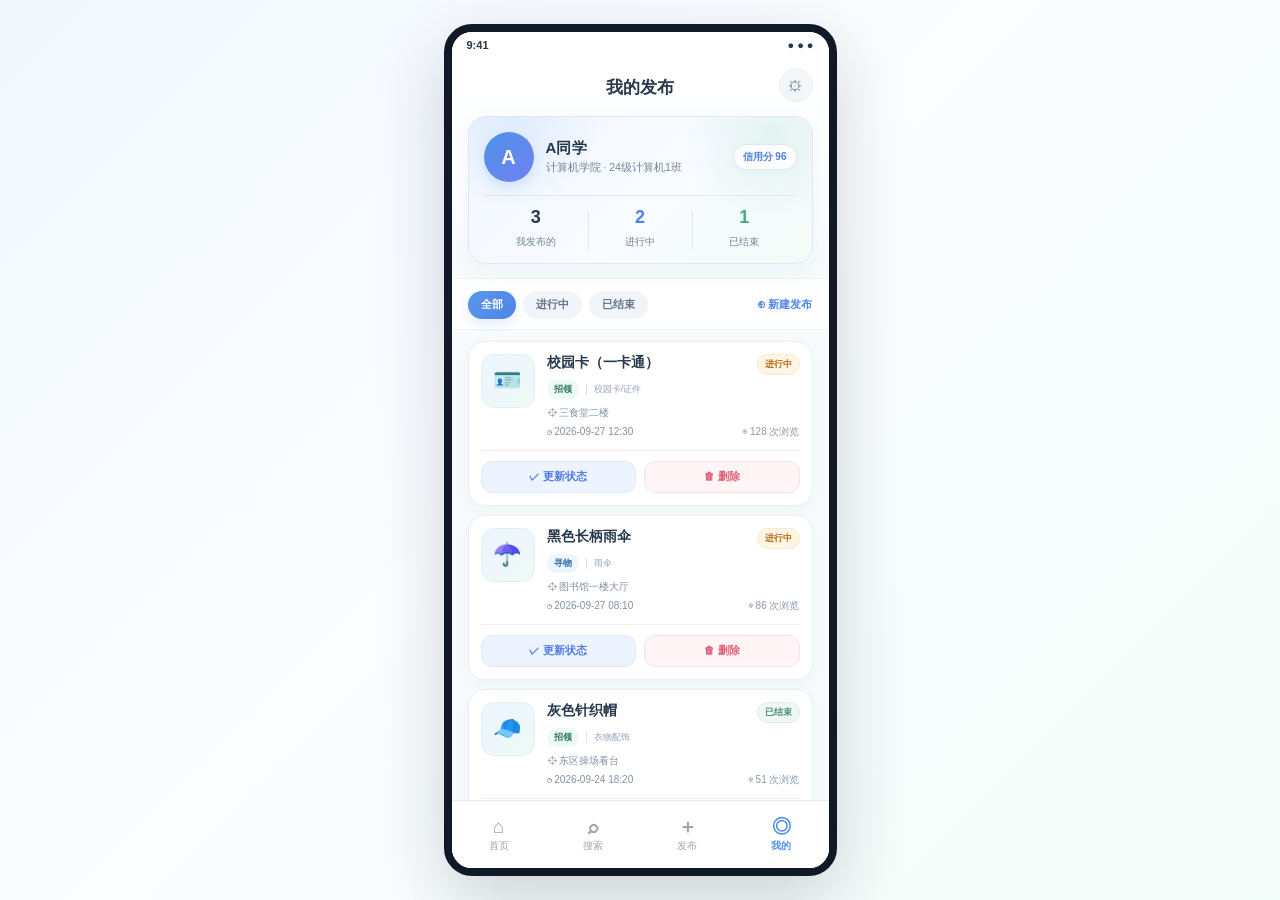
<file: html/my.html>
<!DOCTYPE html>
<html lang="zh-CN">
<head>
<meta charset="UTF-8">
<meta name="viewport" content="width=device-width, initial-scale=1.0">
<title>校园失物招领小程序 - 我的发布</title>
<style>

  * { box-sizing: border-box; }
  :root{
    --primary:#4f91e8;
    --primary-soft:#eef7ff;
    --green:#52b997;
    --green-soft:#effbf6;
    --text:#26384a;
    --muted:#718397;
    --line:#e4edf3;
    --bg:#f7fbfd;
    --card:#ffffff;
    --danger:#ef4444;
    --shadow:0 10px 30px rgba(31,41,55,.08);
  }
  body{
    margin:0;
    font-family:-apple-system,BlinkMacSystemFont,"Segoe UI","PingFang SC","Microsoft YaHei",sans-serif;
    background:linear-gradient(135deg,#f2f8ff,#fbfdff 46%,#f2fcf8);
    color:var(--text);
  }
  button,input,select,textarea{ font:inherit; }
  button{ cursor:pointer; }
  .shell{
    min-height:100vh;
    display:flex;
    align-items:center;
    justify-content:center;
    padding:24px;
  }
  .phone{
    width:393px;
    height:852px;
    background:var(--bg);
    border-radius:28px;
    overflow:hidden;
    box-shadow:0 24px 70px rgba(15,23,42,.18);
    border:8px solid #111827;
    position:relative;
  }
  .statusbar{
    height:26px;
    background:#fff;
    display:flex;
    align-items:center;
    justify-content:space-between;
    padding:0 15px;
    font-size:11px;
    font-weight:600;
  }
  .app{
    height:calc(100% - 26px);
    position:relative;
    overflow:hidden;
  }
  .page{
    display:none;
    height:100%;
    overflow:auto;
    padding-bottom:78px;
    background:var(--bg);
  }
  .page.active{ display:block; }
  .top{
    position:sticky;
    top:0;
    z-index:5;
    background:rgba(255,255,255,.96);
    backdrop-filter:blur(10px);
    border-bottom:1px solid var(--line);
    padding:14px 16px 12px;
  }
  .top-row{
    display:flex;
    align-items:center;
    gap:10px;
  }
  .back{
    width:34px;height:34px;border:0;border-radius:11px;
    background:#f3f4f6;color:#374151;font-size:20px;
  }
  .title{
    font-size:18px;
    font-weight:750;
    flex:1;
  }
  .subtitle{
    color:var(--muted);
    font-size:12px;
    margin-top:4px;
  }
  .hero{
    background:linear-gradient(135deg,#edf6ff,#ffffff 50%,#eefbf6);
    padding:18px 16px 16px;
    border-bottom:1px solid #e8eef6;
  }
  .hero h1{ margin:0;font-size:22px; }
  .hero p{ margin:5px 0 0;color:var(--muted);font-size:12px; }
  .search-entry{
    margin-top:15px;
    display:flex;
    align-items:center;
    gap:8px;
    background:rgba(255,255,255,.94);
    border:1px solid #dbe8f1;
    border-radius:14px;
    padding:11px 13px;
    color:#9ca3af;
    box-shadow:0 3px 14px rgba(15,23,42,.04);
  }
  .quick-actions{
    display:grid;
    grid-template-columns:1fr 1fr;
    gap:10px;
    padding:14px 16px 4px;
  }
  .quick{
    border:1px solid var(--line);
    background:#fff;
    border-radius:18px;
    padding:15px 14px;
    text-align:left;
    box-shadow:0 5px 18px rgba(71,101,130,.055);
    transition:transform .18s ease, box-shadow .18s ease, border-color .18s ease;
  }
  .quick:hover{
    transform:translateY(-1px);
    box-shadow:0 8px 22px rgba(71,101,130,.085);
  }
  .quick strong{
    display:block;
    font-size:14px;
    margin-bottom:5px;
    font-weight:750;
    letter-spacing:.1px;
  }
  .quick span{
    color:#75879a;
    font-size:11px;
  }
  .quick.lost{
    border-color:#cfe3f8;
    background:linear-gradient(135deg,#f0f7ff 0%,#fafdff 72%,#ffffff 100%);
  }
  .quick.lost strong{ color:#356fa7; }
  .quick.found{
    border-color:#cdebdc;
    background:linear-gradient(135deg,#effaf5 0%,#f9fefb 72%,#ffffff 100%);
  }
  .quick.found strong{ color:#347a64; }

  .section{
    padding:14px 16px;
  }
  .section-head{
    display:flex;
    align-items:center;
    justify-content:space-between;
    gap:10px;
    margin-bottom:10px;
  }
  .section-head h2{ margin:0;font-size:16px; }
  .tabs{
    display:flex;
    gap:4px;
    background:#e9eef5;
    border-radius:12px;
    padding:3px;
  }
  .tab{
    border:0;background:transparent;color:var(--muted);
    border-radius:9px;padding:6px 10px;font-size:11px;
  }
  .tab.active{ background:#fff;color:var(--primary);font-weight:700;box-shadow:0 1px 5px rgba(15,23,42,.08); }
  .list{ display:flex;flex-direction:column;gap:10px; }
  .card{
    background:#fff;border:1px solid #e8eff4;border-radius:17px;
    padding:12px;box-shadow:0 5px 18px rgba(15,23,42,.045);
  }
  .card.clickable:hover{ border-color:#bfdbfe; }
  .card-row{ display:flex;gap:12px; }
  .thumb{
    width:82px;height:82px;border-radius:14px;flex:0 0 82px;
    display:flex;align-items:center;justify-content:center;
    font-size:32px;background:linear-gradient(135deg,#e0f2fe,#ecfdf5);
    border:1px solid #e6eef6;
  }
  .card-main{ min-width:0;flex:1; }
  .card-title-row{ display:flex;align-items:flex-start;gap:8px; }
  .card-title{ font-size:14px;font-weight:750;flex:1;line-height:1.35; }
  .badge{
    display:inline-flex;align-items:center;
    border-radius:999px;padding:3px 7px;font-size:10px;font-weight:700;
    white-space:nowrap;
  }
  .badge.found{ color:#047857;background:#d1fae5; }
  .badge.lost{ color:#1d4ed8;background:#dbeafe; }
  .badge.done{ color:#6b7280;background:#f3f4f6; }
  .desc{
    font-size:11px;line-height:1.55;color:#4b5563;margin-top:6px;
    display:-webkit-box;-webkit-line-clamp:2;-webkit-box-orient:vertical;overflow:hidden;
  }
  .meta{
    margin-top:8px;color:#9ca3af;font-size:10px;
    display:flex;gap:10px;flex-wrap:wrap;
  }

  .bottom-nav{
    position:absolute;left:0;right:0;bottom:0;height:68px;
    background:#fff;border-top:1px solid var(--line);
    display:grid;grid-template-columns:repeat(4,1fr);z-index:20;
  }
  .nav-btn{
    border:0;background:#fff;color:#9ca3af;
    display:flex;flex-direction:column;align-items:center;justify-content:center;
    gap:3px;font-size:10px;
  }
  .nav-btn b{ font-size:19px;line-height:1; }
  .nav-btn.active{ color:var(--primary);font-weight:700; }

  .form{
    padding:14px 16px 20px;
    display:flex;flex-direction:column;gap:13px;
  }
  .segmented{
    display:grid;grid-template-columns:1fr 1fr;
    background:#e9eef5;border-radius:14px;padding:4px;
  }
  .seg-btn{
    border:0;border-radius:11px;padding:10px;background:transparent;color:var(--muted);
  }
  .seg-btn.active.lost{ background:#fff;color:#2563eb;font-weight:700;box-shadow:0 2px 8px rgba(15,23,42,.07); }
  .seg-btn.active.found{ background:#fff;color:#059669;font-weight:700;box-shadow:0 2px 8px rgba(15,23,42,.07); }
  .field label{
    display:block;font-size:12px;font-weight:700;margin-bottom:6px;
  }
  .req{ color:var(--danger); }
  .control{
    width:100%;border:1px solid #dce3eb;border-radius:12px;
    background:#fff;padding:11px 12px;color:var(--text);outline:none;
  }
  .control:focus{ border-color:#93c5fd;box-shadow:0 0 0 3px #dbeafe; }
  textarea.control{ resize:none;min-height:94px;line-height:1.5; }
  .hint{ color:#9ca3af;font-size:10px;margin-top:5px;line-height:1.45; }
  .upload{
    border:1px dashed #b9c4d2;border-radius:13px;background:#fff;
    padding:16px;text-align:center;color:#64748b;font-size:12px;
  }
  .primary-btn{
    width:100%;border:0;border-radius:14px;
    background:linear-gradient(90deg,#3b82f6,#22c55e);
    color:white;font-weight:750;padding:13px 14px;
    box-shadow:0 8px 18px rgba(59,130,246,.18);
  }
  .secondary-btn{
    width:100%;border:1px solid #dbe3ed;border-radius:14px;
    background:#fff;color:#475569;font-weight:700;padding:12px 14px;
  }
  .danger-btn{
    width:100%;border:1px solid #fecaca;border-radius:14px;
    background:#fff1f2;color:#be123c;font-weight:700;padding:12px 14px;
  }

  .search-box{
    margin-top:10px;display:flex;gap:8px;
  }
  .search-box input{ flex:1; }
  .search-go{
    border:0;border-radius:12px;background:var(--primary);color:white;padding:0 16px;font-weight:700;
  }
  .chips{ display:flex;flex-wrap:wrap;gap:8px;margin-top:12px; }
  .chip{
    border:1px solid #dbe3ed;background:#fff;border-radius:999px;
    padding:6px 10px;font-size:11px;color:#475569;
  }
  .result-note{ color:var(--muted);font-size:11px;margin-bottom:10px; }

  .detail-cover{
    margin:14px 16px 0;height:180px;border-radius:20px;
    background:linear-gradient(135deg,#dbeafe,#ffffff,#d1fae5);
    display:flex;align-items:center;justify-content:center;font-size:68px;
    border:1px solid #e2e8f0;
  }
  .detail-card{
    margin:12px 16px;background:#fff;border:1px solid #edf0f4;
    border-radius:18px;padding:16px;box-shadow:0 5px 16px rgba(15,23,42,.04);
  }
  .detail-title{ font-size:20px;font-weight:800;margin:8px 0 4px; }
  .detail-grid{
    display:grid;grid-template-columns:72px 1fr;gap:11px 10px;
    margin-top:15px;font-size:12px;
  }
  .detail-grid .k{ color:#94a3b8; }
  .detail-grid .v{ color:#334155;font-weight:600; }
  .detail-text{ color:#475569;font-size:12px;line-height:1.75; }
  .contact-box{
    background:#ecfdf5;border:1px solid #d1fae5;border-radius:14px;
    padding:12px;font-size:12px;color:#047857;margin-top:10px;
  }
  .notice{
    background:#eff6ff;border:1px solid #dbeafe;border-radius:14px;
    color:#1e40af;padding:11px 12px;font-size:11px;line-height:1.55;
  }

  .my-actions{ display:flex;gap:8px;margin-top:10px; }
  .small-btn{
    flex:1;border:1px solid #dbe3ed;background:#fff;border-radius:10px;
    padding:8px;font-size:11px;color:#475569;font-weight:650;
  }
  .small-btn.primary{ color:#2563eb;background:#eff6ff;border-color:#dbeafe; }

  .status-options{ display:flex;flex-direction:column;gap:9px; }
  .status-option{
    border:1px solid #dbe3ed;background:#fff;border-radius:14px;
    padding:12px;display:flex;gap:10px;align-items:flex-start;
  }
  .status-option input{ margin-top:3px; }
  .status-option strong{ font-size:13px;display:block; }
  .status-option span{ display:block;color:var(--muted);font-size:10px;margin-top:3px;line-height:1.45; }

  .success{
    min-height:100%;
    padding:42px 22px 90px;
    display:flex;flex-direction:column;align-items:center;text-align:center;
  }
  .success-icon{
    width:86px;height:86px;border-radius:50%;
    display:grid;place-items:center;font-size:42px;
    background:#d1fae5;color:#059669;margin-top:30px;
  }
  .success h2{ font-size:22px;margin:18px 0 8px; }
  .success p{ color:var(--muted);font-size:12px;line-height:1.65;margin:0 0 20px; }
  .success-summary{
    width:100%;background:#fff;border:1px solid var(--line);border-radius:17px;
    text-align:left;padding:14px;margin-bottom:16px;
  }
  .success-summary strong{ display:block;margin-bottom:8px; }
  .success-actions{ width:100%;display:flex;flex-direction:column;gap:9px; }

  .empty{
    padding:42px 18px;text-align:center;color:#9ca3af;font-size:12px;
  }
  .toast{
    position:absolute;left:50%;bottom:88px;transform:translateX(-50%) translateY(16px);
    background:rgba(17,24,39,.92);color:#fff;border-radius:999px;
    padding:9px 14px;font-size:11px;opacity:0;pointer-events:none;
    transition:.2s;z-index:40;white-space:nowrap;
  }
  .toast.show{ opacity:1;transform:translateX(-50%) translateY(0); }

  @media (max-width:460px){
    .shell{ padding:0;display:block;background:var(--bg); }
    .phone{ width:100vw;height:100vh;border:0;border-radius:0;box-shadow:none; }
  }

  /* ===== 我的发布新版 ===== */
  .my-page{ background:#f7fbfd; }
  .my-header{
    background:linear-gradient(180deg,#ffffff 0%,#f7fbfd 100%);
    padding:14px 16px 16px;
    border-bottom:1px solid #edf2f6;
  }
  .my-title-row{
    display:flex;align-items:center;justify-content:center;
    position:relative;margin-bottom:14px;
  }
  .my-title-row .title{ text-align:center;font-size:18px;font-weight:800; }
  .settings-btn{
    position:absolute;right:0;top:-2px;width:36px;height:36px;border:0;
    border-radius:50%;background:#f1f5f9;color:#64748b;font-size:17px;
  }
  .profile-card{
    background:linear-gradient(135deg,#edf4ff 0%,#f4f7ff 58%,#f0fbf7 100%);
    border:1px solid #dfe9f6;border-radius:20px;padding:16px;
    box-shadow:0 6px 20px rgba(75,105,140,.05);
  }
  .profile-main{ display:flex;align-items:center;gap:12px; }
  .avatar{
    width:52px;height:52px;flex:0 0 52px;border-radius:50%;
    display:grid;place-items:center;
    background:linear-gradient(135deg,#4f91e8,#6f82f3);
    color:#fff;font-weight:800;font-size:22px;
  }
  .profile-info{ flex:1;min-width:0; }
  .profile-name{ font-size:16px;font-weight:800;color:#24364a; }
  .profile-class{ margin-top:4px;color:#718397;font-size:11px; }
  .credit-badge{
    flex:none;padding:6px 10px;border-radius:999px;
    background:rgba(255,255,255,.9);border:1px solid #dfe9f6;
    color:#4f7fd8;font-size:10px;font-weight:700;
  }
  .profile-stats{
    display:grid;grid-template-columns:repeat(3,1fr);
    margin-top:14px;padding-top:13px;border-top:1px solid rgba(148,163,184,.18);
  }
  .profile-stat{ text-align:center;position:relative; }
  .profile-stat + .profile-stat::before{
    content:"";position:absolute;left:0;top:3px;width:1px;height:38px;background:#dfe7f1;
  }
  .profile-stat strong{ display:block;font-size:19px;line-height:1.1;margin-bottom:4px; }
  .profile-stat span{ color:#718397;font-size:10px; }
  .profile-stat.ongoing strong{ color:#4f7ff2; }
  .profile-stat.finished strong{ color:#45a984; }

  .my-toolbar{
    display:flex;align-items:center;gap:8px;padding:13px 16px 10px;
    background:#fff;border-bottom:1px solid #edf2f6;
  }
  .my-filter{
    border:0;border-radius:999px;padding:8px 14px;
    background:#f1f5f9;color:#64748b;font-size:11px;font-weight:650;
  }
  .my-filter.active{
    background:#4f91e8;color:#fff;
    box-shadow:0 5px 12px rgba(79,145,232,.18);
  }
  .new-post-btn{
    margin-left:auto;border:0;background:transparent;color:#4f7ff2;
    font-size:11px;font-weight:750;padding:7px 0;
  }
  .my-list-wrap{ padding:12px 16px 18px; }
  .my-post-card{
    background:#fff;border:1px solid #e8eff4;border-radius:18px;padding:13px;
    box-shadow:0 5px 18px rgba(15,23,42,.045);
  }
  .my-post-card + .my-post-card{ margin-top:10px; }
  .my-post-main{ display:flex;gap:12px; }
  .my-post-icon{
    width:56px;height:56px;flex:0 0 56px;border-radius:14px;
    display:grid;place-items:center;
    background:linear-gradient(135deg,#edf4ff,#eefbf6);
    font-size:25px;border:1px solid #e5edf5;
  }
  .my-post-content{ flex:1;min-width:0; }
  .my-post-title-row{ display:flex;align-items:flex-start;gap:8px; }
  .my-post-title{ flex:1;font-size:14px;font-weight:800;line-height:1.35; }
  .status-pill{
    flex:none;border-radius:999px;padding:3px 8px;font-size:9px;font-weight:700;
  }
  .status-pill.ongoing{ color:#c97816;background:#fff4df; }
  .status-pill.finished{ color:#568274;background:#eef7f3; }
  .my-tags{ display:flex;align-items:center;gap:7px;margin-top:6px; }
  .type-tag{ border-radius:999px;padding:3px 8px;font-size:9px;font-weight:700; }
  .type-tag.lost{ color:#356fa7;background:#edf5ff; }
  .type-tag.found{ color:#347a64;background:#edf9f4; }
  .category-divider{ width:1px;height:11px;background:#dbe3eb; }
  .category-text{ color:#94a3b8;font-size:9px; }
  .my-post-meta{
    margin-top:8px;color:#8292a3;font-size:10px;
    display:flex;flex-direction:column;gap:5px;
  }
  .meta-line{ display:flex;align-items:center;justify-content:space-between;gap:8px; }
  .view-count{ white-space:nowrap;color:#8a99a8; }
  .my-card-actions{
    display:grid;grid-template-columns:1fr 1fr;gap:9px;
    padding-top:11px;margin-top:11px;border-top:1px solid #edf1f5;
  }
  .manage-btn{
    border:0;border-radius:12px;padding:9px 8px;font-size:11px;font-weight:700;
  }
  .manage-btn.finish{ background:#edf4ff;color:#4b78e6; }
  .manage-btn.finish:disabled{ color:#8292a3;background:#f1f5f9;cursor:default; }
  .manage-btn.delete{ background:#fff0f3;color:#e65c78; }


  /* ===== 我的发布：二次润色 ===== */
  .my-header{
    padding:12px 16px 14px;
    background:linear-gradient(180deg,#ffffff 0%,#fbfdff 72%,#f7fbfd 100%);
  }
  .my-title-row{
    margin-bottom:12px;
    min-height:34px;
  }
  .my-title-row .title{
    font-size:17px;
    letter-spacing:.2px;
  }
  .settings-btn{
    width:34px;
    height:34px;
    background:#f4f7fa;
    border:1px solid #e9eff4;
    font-size:15px;
    color:#728397;
  }

  .profile-card{
    position:relative;
    overflow:hidden;
    border-radius:18px;
    padding:15px 15px 14px;
    background:
      radial-gradient(circle at 88% 12%,rgba(82,185,151,.12),transparent 26%),
      radial-gradient(circle at 12% 0%,rgba(79,145,232,.12),transparent 28%),
      linear-gradient(135deg,#f2f7ff 0%,#f8fbff 55%,#f3fbf8 100%);
    border:1px solid #e0e9f3;
    box-shadow:0 7px 22px rgba(70,100,130,.055);
  }
  .avatar{
    width:50px;
    height:50px;
    flex-basis:50px;
    font-size:20px;
    box-shadow:0 6px 14px rgba(79,145,232,.18);
  }
  .profile-name{
    font-size:15px;
    letter-spacing:.1px;
  }
  .profile-class{
    font-size:10.5px;
    margin-top:3px;
  }
  .credit-badge{
    padding:5px 9px;
    background:rgba(255,255,255,.82);
    border-color:#dfe8f2;
    box-shadow:0 2px 8px rgba(79,145,232,.06);
  }

  .profile-stats{
    margin-top:13px;
    padding-top:12px;
  }
  .profile-stat strong{
    font-size:18px;
    margin-bottom:3px;
  }
  .profile-stat span{
    font-size:9.5px;
  }

  .my-toolbar{
    gap:7px;
    padding:12px 16px 10px;
    background:rgba(255,255,255,.96);
  }
  .my-filter{
    padding:7px 13px;
    font-size:10.5px;
    transition:.18s ease;
  }
  .my-filter.active{
    background:linear-gradient(135deg,#5a98e8,#4f84e8);
    box-shadow:0 5px 12px rgba(79,145,232,.16);
  }
  .new-post-btn{
    font-size:10.5px;
    color:#4f84e8;
  }

  .my-list-wrap{
    padding:11px 16px 18px;
  }
  .my-post-card{
    border-radius:17px;
    padding:12px;
    border-color:#e9eff4;
    box-shadow:0 5px 15px rgba(43,66,89,.04);
  }
  .my-post-card + .my-post-card{
    margin-top:9px;
  }
  .my-post-icon{
    width:54px;
    height:54px;
    flex-basis:54px;
    border-radius:13px;
    font-size:23px;
  }
  .my-post-title{
    font-size:13.5px;
  }
  .status-pill{
    padding:3px 7px;
  }
  .status-pill.ongoing{
    color:#b86f13;
    background:#fff5e7;
    border:1px solid #fde9c8;
  }
  .status-pill.finished{
    color:#4d8f78;
    background:#eff8f4;
    border:1px solid #dcefe7;
  }
  .my-tags{
    margin-top:5px;
  }
  .type-tag{
    padding:3px 7px;
  }
  .my-post-meta{
    margin-top:7px;
    line-height:1.45;
  }
  .my-card-actions{
    gap:8px;
    padding-top:10px;
    margin-top:10px;
  }
  .manage-btn{
    padding:8px 8px;
    border-radius:11px;
    font-size:10.5px;
  }
  .manage-btn.finish{
    background:#eef4ff;
    color:#4d79e2;
    border:1px solid #dfe9fb;
  }
  .manage-btn.finish:hover{
    background:#e8f0ff;
  }
  .manage-btn.delete{
    background:#fff4f6;
    color:#dc6078;
    border:1px solid #fbe2e8;
  }
  .manage-btn.delete:hover{
    background:#ffedf1;
  }

  /* 让我的发布页滚动时顶部更干净 */
  #page-my{
    scrollbar-width:none;
  }
  #page-my::-webkit-scrollbar{
    display:none;
  }



/* 单页展示时覆盖原 SPA 隐藏逻辑 */
.page-shell-single{
  min-height:100vh;
  display:flex;
  align-items:center;
  justify-content:center;
  padding:24px;
}
#page-my{
  display:block !important;
  height:100% !important;
  overflow:auto !important;
}
</style>
</head>
<body>
<div class="page-shell-single">
  <div class="phone">
    <div class="statusbar"><span>9:41</span><span>● ● ●</span></div>
    <div class="app">

      <section class="page my-page active" id="page-my">
        <div class="my-header">
          <div class="my-title-row">
            <div class="title">我的发布</div>
            <button class="settings-btn" type="button" aria-label="设置">⚙</button>
          </div>

          <div class="profile-card">
            <div class="profile-main">
              <div class="avatar">A</div>
              <div class="profile-info">
                <div class="profile-name">A同学</div>
                <div class="profile-class">计算机学院 · 24级计算机1班</div>
              </div>
              <div class="credit-badge">信用分 96</div>
            </div>

            <div class="profile-stats">
              <div class="profile-stat">
                <strong id="myTotalCount">3</strong>
                <span>我发布的</span>
              </div>
              <div class="profile-stat ongoing">
                <strong id="myOngoingCount">2</strong>
                <span>进行中</span>
              </div>
              <div class="profile-stat finished">
                <strong id="myFinishedCount">1</strong>
                <span>已结束</span>
              </div>
            </div>
          </div>
        </div>

        <div class="my-toolbar" id="myTabs">
          <button class="my-filter active" data-filter="all">全部</button>
          <button class="my-filter" data-filter="ongoing">进行中</button>
          <button class="my-filter" data-filter="finished">已结束</button>
          <button class="new-post-btn" onclick="alert('这里可连接到发布页面')">⊕ 新建发布</button>
        </div>

        <div class="my-list-wrap">
          <div id="myList"></div>
        </div>
      </section>

      <nav class="bottom-nav">
        <button class="nav-btn"><b>⌂</b><span>首页</span></button>
        <button class="nav-btn"><b>⌕</b><span>搜索</span></button>
        <button class="nav-btn"><b>＋</b><span>发布</span></button>
        <button class="nav-btn active"><b>◎</b><span>我的</span></button>
      </nav>

      <div class="toast" id="toast"></div>
    </div>
  </div>
</div>

<script>
let posts = [
  {
    id:1,type:'found',name:'校园卡（一卡通）',category:'校园卡/证件',
    place:'三食堂二楼',time:'2026-09-27 12:30',status:'招领中',
    icon:'🪪',views:128
  },
  {
    id:2,type:'lost',name:'黑色长柄雨伞',category:'雨伞',
    place:'图书馆一楼大厅',time:'2026-09-27 08:10',status:'寻找中',
    icon:'☂️',views:86
  },
  {
    id:3,type:'found',name:'灰色针织帽',category:'衣物配饰',
    place:'东区操场看台',time:'2026-09-24 18:20',status:'已归还',
    icon:'🧢',views:51
  }
];

function typeText(type) {
  return type === 'lost' ? '寻物' : '招领';
}

function isFinished(post) {
  return ['已归还','已找到','已解决'].includes(post.status);
}

function myPostHTML(post) {
  const finished = isFinished(post);
  return `
    <div class="my-post-card">
      <div class="my-post-main">
        <div class="my-post-icon">${post.icon}</div>
        <div class="my-post-content">
          <div class="my-post-title-row">
            <div class="my-post-title">${post.name}</div>
            <span class="status-pill ${finished ? 'finished' : 'ongoing'}">${finished ? '已结束' : '进行中'}</span>
          </div>
          <div class="my-tags">
            <span class="type-tag ${post.type}">${typeText(post.type)}</span>
            <span class="category-divider"></span>
            <span class="category-text">${post.category}</span>
          </div>
          <div class="my-post-meta">
            <div>⌖ ${post.place}</div>
            <div class="meta-line">
              <span>◷ ${post.time}</span>
              <span class="view-count">◉ ${post.views} 次浏览</span>
            </div>
          </div>
        </div>
      </div>
      <div class="my-card-actions">
        <button class="manage-btn finish"
          ${finished ? 'disabled' : `onclick="finishPost(${post.id})"`}>
          ${finished ? '✓ 已结束' : '✓ 更新状态'}
        </button>
        <button class="manage-btn delete" onclick="deletePost(${post.id})">🗑 删除</button>
      </div>
    </div>`;
}

function render(filter='all') {
  const ongoing = posts.filter(p => !isFinished(p)).length;
  const finished = posts.filter(p => isFinished(p)).length;
  document.getElementById('myTotalCount').textContent = posts.length;
  document.getElementById('myOngoingCount').textContent = ongoing;
  document.getElementById('myFinishedCount').textContent = finished;

  const data = posts.filter(p => {
    if(filter === 'ongoing') return !isFinished(p);
    if(filter === 'finished') return isFinished(p);
    return true;
  });

  document.getElementById('myList').innerHTML =
    data.map(myPostHTML).join('') || '<div class="empty">暂无相关发布</div>';
}

function finishPost(id) {
  const p = posts.find(x => x.id === id);
  if(!p) return;
  p.status = p.type === 'lost' ? '已找到' : '已归还';
  render(getCurrentFilter());
  toast('状态已更新');
}

function deletePost(id) {
  const p = posts.find(x => x.id === id);
  if(!p) return;
  if(!confirm(`确定删除“${p.name}”这条发布吗？`)) return;
  posts = posts.filter(x => x.id !== id);
  render(getCurrentFilter());
  toast('发布已删除');
}

function getCurrentFilter() {
  return document.querySelector('.my-filter.active')?.dataset.filter || 'all';
}

document.querySelectorAll('.my-filter').forEach(btn => {
  btn.addEventListener('click', () => {
    document.querySelectorAll('.my-filter').forEach(b => b.classList.remove('active'));
    btn.classList.add('active');
    render(btn.dataset.filter);
  });
});

function toast(msg) {
  const t = document.getElementById('toast');
  t.textContent = msg;
  t.classList.add('show');
  setTimeout(() => t.classList.remove('show'), 1200);
}

render();
</script>
</body>
</html>
</file>
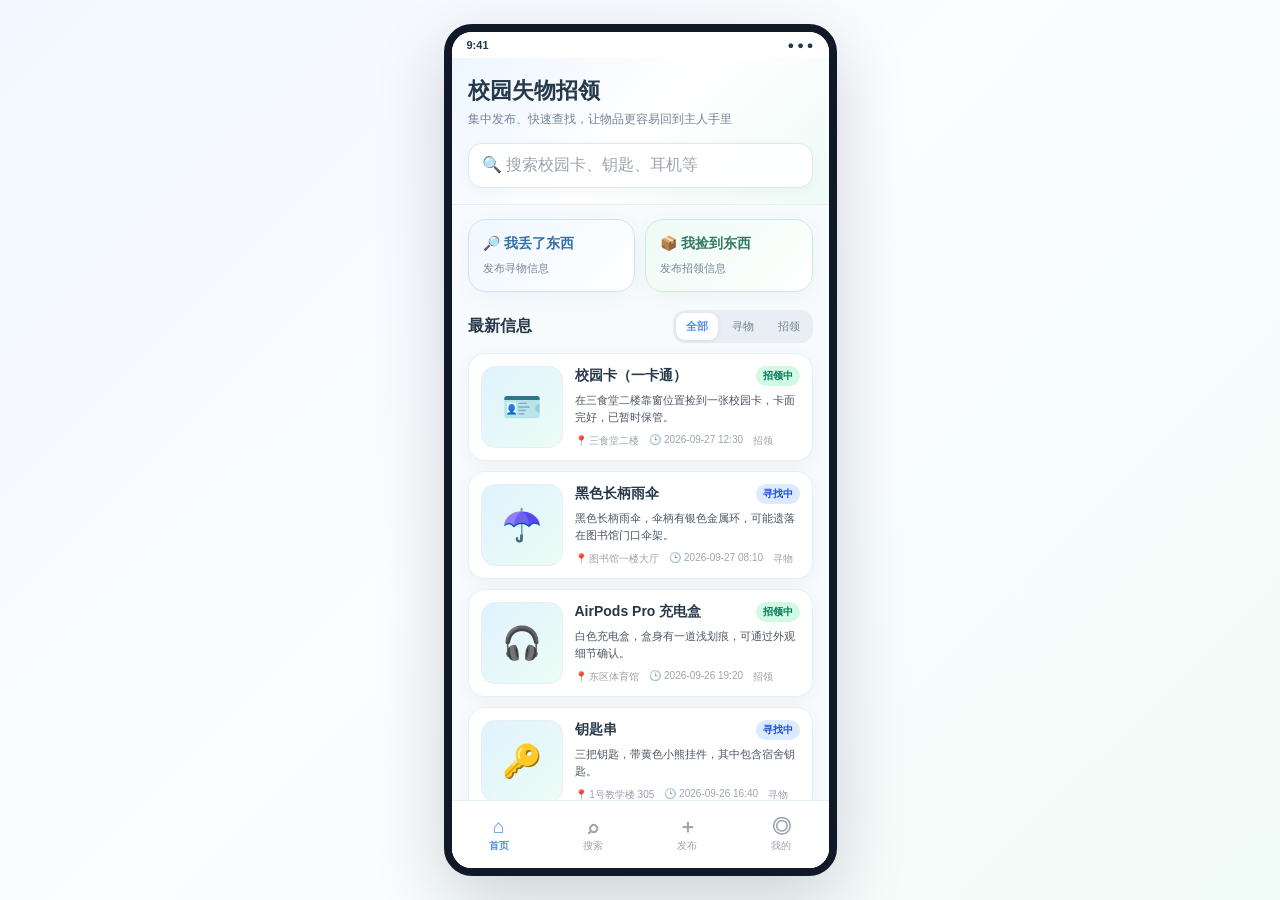
<file: html/overview.html>
<!DOCTYPE html>
<html lang="zh-CN">
<head>
<meta charset="UTF-8" />
<meta name="viewport" content="width=device-width, initial-scale=1.0" />
<title>校园失物招领小程序 - 原型</title>
<style>
  * { box-sizing: border-box; }
  :root{
    --primary:#4f91e8;
    --primary-soft:#eef7ff;
    --green:#52b997;
    --green-soft:#effbf6;
    --text:#26384a;
    --muted:#718397;
    --line:#e4edf3;
    --bg:#f7fbfd;
    --card:#ffffff;
    --danger:#ef4444;
    --shadow:0 10px 30px rgba(31,41,55,.08);
  }
  body{
    margin:0;
    font-family:-apple-system,BlinkMacSystemFont,"Segoe UI","PingFang SC","Microsoft YaHei",sans-serif;
    background:linear-gradient(135deg,#f2f8ff,#fbfdff 46%,#f2fcf8);
    color:var(--text);
  }
  button,input,select,textarea{ font:inherit; }
  button{ cursor:pointer; }
  .shell{
    min-height:100vh;
    display:flex;
    align-items:center;
    justify-content:center;
    padding:24px;
  }
  .phone{
    width:393px;
    height:852px;
    background:var(--bg);
    border-radius:28px;
    overflow:hidden;
    box-shadow:0 24px 70px rgba(15,23,42,.18);
    border:8px solid #111827;
    position:relative;
  }
  .statusbar{
    height:26px;
    background:#fff;
    display:flex;
    align-items:center;
    justify-content:space-between;
    padding:0 15px;
    font-size:11px;
    font-weight:600;
  }
  .app{
    height:calc(100% - 26px);
    position:relative;
    overflow:hidden;
  }
  .page{
    display:none;
    height:100%;
    overflow:auto;
    padding-bottom:78px;
    background:var(--bg);
  }
  .page.active{ display:block; }
  .top{
    position:sticky;
    top:0;
    z-index:5;
    background:rgba(255,255,255,.96);
    backdrop-filter:blur(10px);
    border-bottom:1px solid var(--line);
    padding:14px 16px 12px;
  }
  .top-row{
    display:flex;
    align-items:center;
    gap:10px;
  }
  .back{
    width:34px;height:34px;border:0;border-radius:11px;
    background:#f3f4f6;color:#374151;font-size:20px;
  }
  .title{
    font-size:18px;
    font-weight:750;
    flex:1;
  }
  .subtitle{
    color:var(--muted);
    font-size:12px;
    margin-top:4px;
  }
  .hero{
    background:linear-gradient(135deg,#edf6ff,#ffffff 50%,#eefbf6);
    padding:18px 16px 16px;
    border-bottom:1px solid #e8eef6;
  }
  .hero h1{ margin:0;font-size:22px; }
  .hero p{ margin:5px 0 0;color:var(--muted);font-size:12px; }
  .search-entry{
    margin-top:15px;
    display:flex;
    align-items:center;
    gap:8px;
    background:rgba(255,255,255,.94);
    border:1px solid #dbe8f1;
    border-radius:14px;
    padding:11px 13px;
    color:#9ca3af;
    box-shadow:0 3px 14px rgba(15,23,42,.04);
  }
  .quick-actions{
    display:grid;
    grid-template-columns:1fr 1fr;
    gap:10px;
    padding:14px 16px 4px;
  }
  .quick{
    border:1px solid var(--line);
    background:#fff;
    border-radius:18px;
    padding:15px 14px;
    text-align:left;
    box-shadow:0 5px 18px rgba(71,101,130,.055);
    transition:transform .18s ease, box-shadow .18s ease, border-color .18s ease;
  }
  .quick:hover{
    transform:translateY(-1px);
    box-shadow:0 8px 22px rgba(71,101,130,.085);
  }
  .quick strong{
    display:block;
    font-size:14px;
    margin-bottom:5px;
    font-weight:750;
    letter-spacing:.1px;
  }
  .quick span{
    color:#75879a;
    font-size:11px;
  }
  .quick.lost{
    border-color:#cfe3f8;
    background:linear-gradient(135deg,#f0f7ff 0%,#fafdff 72%,#ffffff 100%);
  }
  .quick.lost strong{ color:#356fa7; }
  .quick.found{
    border-color:#cdebdc;
    background:linear-gradient(135deg,#effaf5 0%,#f9fefb 72%,#ffffff 100%);
  }
  .quick.found strong{ color:#347a64; }

  .section{
    padding:14px 16px;
  }
  .section-head{
    display:flex;
    align-items:center;
    justify-content:space-between;
    gap:10px;
    margin-bottom:10px;
  }
  .section-head h2{ margin:0;font-size:16px; }
  .tabs{
    display:flex;
    gap:4px;
    background:#e9eef5;
    border-radius:12px;
    padding:3px;
  }
  .tab{
    border:0;background:transparent;color:var(--muted);
    border-radius:9px;padding:6px 10px;font-size:11px;
  }
  .tab.active{ background:#fff;color:var(--primary);font-weight:700;box-shadow:0 1px 5px rgba(15,23,42,.08); }
  .list{ display:flex;flex-direction:column;gap:10px; }
  .card{
    background:#fff;border:1px solid #e8eff4;border-radius:17px;
    padding:12px;box-shadow:0 5px 18px rgba(15,23,42,.045);
  }
  .card.clickable:hover{ border-color:#bfdbfe; }
  .card-row{ display:flex;gap:12px; }
  .thumb{
    width:82px;height:82px;border-radius:14px;flex:0 0 82px;
    display:flex;align-items:center;justify-content:center;
    font-size:32px;background:linear-gradient(135deg,#e0f2fe,#ecfdf5);
    border:1px solid #e6eef6;
  }
  .card-main{ min-width:0;flex:1; }
  .card-title-row{ display:flex;align-items:flex-start;gap:8px; }
  .card-title{ font-size:14px;font-weight:750;flex:1;line-height:1.35; }
  .badge{
    display:inline-flex;align-items:center;
    border-radius:999px;padding:3px 7px;font-size:10px;font-weight:700;
    white-space:nowrap;
  }
  .badge.found{ color:#047857;background:#d1fae5; }
  .badge.lost{ color:#1d4ed8;background:#dbeafe; }
  .badge.done{ color:#6b7280;background:#f3f4f6; }
  .desc{
    font-size:11px;line-height:1.55;color:#4b5563;margin-top:6px;
    display:-webkit-box;-webkit-line-clamp:2;-webkit-box-orient:vertical;overflow:hidden;
  }
  .meta{
    margin-top:8px;color:#9ca3af;font-size:10px;
    display:flex;gap:10px;flex-wrap:wrap;
  }

  .bottom-nav{
    position:absolute;left:0;right:0;bottom:0;height:68px;
    background:#fff;border-top:1px solid var(--line);
    display:grid;grid-template-columns:repeat(4,1fr);z-index:20;
  }
  .nav-btn{
    border:0;background:#fff;color:#9ca3af;
    display:flex;flex-direction:column;align-items:center;justify-content:center;
    gap:3px;font-size:10px;
  }
  .nav-btn b{ font-size:19px;line-height:1; }
  .nav-btn.active{ color:var(--primary);font-weight:700; }

  .form{
    padding:14px 16px 20px;
    display:flex;flex-direction:column;gap:13px;
  }
  .segmented{
    display:grid;grid-template-columns:1fr 1fr;
    background:#e9eef5;border-radius:14px;padding:4px;
  }
  .seg-btn{
    border:0;border-radius:11px;padding:10px;background:transparent;color:var(--muted);
  }
  .seg-btn.active.lost{ background:#fff;color:#2563eb;font-weight:700;box-shadow:0 2px 8px rgba(15,23,42,.07); }
  .seg-btn.active.found{ background:#fff;color:#059669;font-weight:700;box-shadow:0 2px 8px rgba(15,23,42,.07); }
  .field label{
    display:block;font-size:12px;font-weight:700;margin-bottom:6px;
  }
  .req{ color:var(--danger); }
  .control{
    width:100%;border:1px solid #dce3eb;border-radius:12px;
    background:#fff;padding:11px 12px;color:var(--text);outline:none;
  }
  .control:focus{ border-color:#93c5fd;box-shadow:0 0 0 3px #dbeafe; }
  textarea.control{ resize:none;min-height:94px;line-height:1.5; }
  .hint{ color:#9ca3af;font-size:10px;margin-top:5px;line-height:1.45; }
  .upload{
    border:1px dashed #b9c4d2;border-radius:13px;background:#fff;
    padding:16px;text-align:center;color:#64748b;font-size:12px;
  }
  .primary-btn{
    width:100%;border:0;border-radius:14px;
    background:linear-gradient(90deg,#3b82f6,#22c55e);
    color:white;font-weight:750;padding:13px 14px;
    box-shadow:0 8px 18px rgba(59,130,246,.18);
  }
  .secondary-btn{
    width:100%;border:1px solid #dbe3ed;border-radius:14px;
    background:#fff;color:#475569;font-weight:700;padding:12px 14px;
  }
  .danger-btn{
    width:100%;border:1px solid #fecaca;border-radius:14px;
    background:#fff1f2;color:#be123c;font-weight:700;padding:12px 14px;
  }

  .search-box{
    margin-top:10px;display:flex;gap:8px;
  }
  .search-box input{ flex:1; }
  .search-go{
    border:0;border-radius:12px;background:var(--primary);color:white;padding:0 16px;font-weight:700;
  }
  .chips{ display:flex;flex-wrap:wrap;gap:8px;margin-top:12px; }
  .chip{
    border:1px solid #dbe3ed;background:#fff;border-radius:999px;
    padding:6px 10px;font-size:11px;color:#475569;
  }
  .result-note{ color:var(--muted);font-size:11px;margin-bottom:10px; }

  .detail-cover{
    margin:14px 16px 0;height:180px;border-radius:20px;
    background:linear-gradient(135deg,#dbeafe,#ffffff,#d1fae5);
    display:flex;align-items:center;justify-content:center;font-size:68px;
    border:1px solid #e2e8f0;
  }
  .detail-card{
    margin:12px 16px;background:#fff;border:1px solid #edf0f4;
    border-radius:18px;padding:16px;box-shadow:0 5px 16px rgba(15,23,42,.04);
  }
  .detail-title{ font-size:20px;font-weight:800;margin:8px 0 4px; }
  .detail-grid{
    display:grid;grid-template-columns:72px 1fr;gap:11px 10px;
    margin-top:15px;font-size:12px;
  }
  .detail-grid .k{ color:#94a3b8; }
  .detail-grid .v{ color:#334155;font-weight:600; }
  .detail-text{ color:#475569;font-size:12px;line-height:1.75; }
  .contact-box{
    background:#ecfdf5;border:1px solid #d1fae5;border-radius:14px;
    padding:12px;font-size:12px;color:#047857;margin-top:10px;
  }
  .notice{
    background:#eff6ff;border:1px solid #dbeafe;border-radius:14px;
    color:#1e40af;padding:11px 12px;font-size:11px;line-height:1.55;
  }

  .my-actions{ display:flex;gap:8px;margin-top:10px; }
  .small-btn{
    flex:1;border:1px solid #dbe3ed;background:#fff;border-radius:10px;
    padding:8px;font-size:11px;color:#475569;font-weight:650;
  }
  .small-btn.primary{ color:#2563eb;background:#eff6ff;border-color:#dbeafe; }

  .status-options{ display:flex;flex-direction:column;gap:9px; }
  .status-option{
    border:1px solid #dbe3ed;background:#fff;border-radius:14px;
    padding:12px;display:flex;gap:10px;align-items:flex-start;
  }
  .status-option input{ margin-top:3px; }
  .status-option strong{ font-size:13px;display:block; }
  .status-option span{ display:block;color:var(--muted);font-size:10px;margin-top:3px;line-height:1.45; }

  .success{
    min-height:100%;
    padding:42px 22px 90px;
    display:flex;flex-direction:column;align-items:center;text-align:center;
  }
  .success-icon{
    width:86px;height:86px;border-radius:50%;
    display:grid;place-items:center;font-size:42px;
    background:#d1fae5;color:#059669;margin-top:30px;
  }
  .success h2{ font-size:22px;margin:18px 0 8px; }
  .success p{ color:var(--muted);font-size:12px;line-height:1.65;margin:0 0 20px; }
  .success-summary{
    width:100%;background:#fff;border:1px solid var(--line);border-radius:17px;
    text-align:left;padding:14px;margin-bottom:16px;
  }
  .success-summary strong{ display:block;margin-bottom:8px; }
  .success-actions{ width:100%;display:flex;flex-direction:column;gap:9px; }

  .empty{
    padding:42px 18px;text-align:center;color:#9ca3af;font-size:12px;
  }
  .toast{
    position:absolute;left:50%;bottom:88px;transform:translateX(-50%) translateY(16px);
    background:rgba(17,24,39,.92);color:#fff;border-radius:999px;
    padding:9px 14px;font-size:11px;opacity:0;pointer-events:none;
    transition:.2s;z-index:40;white-space:nowrap;
  }
  .toast.show{ opacity:1;transform:translateX(-50%) translateY(0); }

  @media (max-width:460px){
    .shell{ padding:0;display:block;background:var(--bg); }
    .phone{ width:100vw;height:100vh;border:0;border-radius:0;box-shadow:none; }
  }

  /* ===== 我的发布新版 ===== */
  .my-page{ background:#f7fbfd; }
  .my-header{
    background:linear-gradient(180deg,#ffffff 0%,#f7fbfd 100%);
    padding:14px 16px 16px;
    border-bottom:1px solid #edf2f6;
  }
  .my-title-row{
    display:flex;align-items:center;justify-content:center;
    position:relative;margin-bottom:14px;
  }
  .my-title-row .title{ text-align:center;font-size:18px;font-weight:800; }
  .settings-btn{
    position:absolute;right:0;top:-2px;width:36px;height:36px;border:0;
    border-radius:50%;background:#f1f5f9;color:#64748b;font-size:17px;
  }
  .profile-card{
    background:linear-gradient(135deg,#edf4ff 0%,#f4f7ff 58%,#f0fbf7 100%);
    border:1px solid #dfe9f6;border-radius:20px;padding:16px;
    box-shadow:0 6px 20px rgba(75,105,140,.05);
  }
  .profile-main{ display:flex;align-items:center;gap:12px; }
  .avatar{
    width:52px;height:52px;flex:0 0 52px;border-radius:50%;
    display:grid;place-items:center;
    background:linear-gradient(135deg,#4f91e8,#6f82f3);
    color:#fff;font-weight:800;font-size:22px;
  }
  .profile-info{ flex:1;min-width:0; }
  .profile-name{ font-size:16px;font-weight:800;color:#24364a; }
  .profile-class{ margin-top:4px;color:#718397;font-size:11px; }
  .credit-badge{
    flex:none;padding:6px 10px;border-radius:999px;
    background:rgba(255,255,255,.9);border:1px solid #dfe9f6;
    color:#4f7fd8;font-size:10px;font-weight:700;
  }
  .profile-stats{
    display:grid;grid-template-columns:repeat(3,1fr);
    margin-top:14px;padding-top:13px;border-top:1px solid rgba(148,163,184,.18);
  }
  .profile-stat{ text-align:center;position:relative; }
  .profile-stat + .profile-stat::before{
    content:"";position:absolute;left:0;top:3px;width:1px;height:38px;background:#dfe7f1;
  }
  .profile-stat strong{ display:block;font-size:19px;line-height:1.1;margin-bottom:4px; }
  .profile-stat span{ color:#718397;font-size:10px; }
  .profile-stat.ongoing strong{ color:#4f7ff2; }
  .profile-stat.finished strong{ color:#45a984; }

  .my-toolbar{
    display:flex;align-items:center;gap:8px;padding:13px 16px 10px;
    background:#fff;border-bottom:1px solid #edf2f6;
  }
  .my-filter{
    border:0;border-radius:999px;padding:8px 14px;
    background:#f1f5f9;color:#64748b;font-size:11px;font-weight:650;
  }
  .my-filter.active{
    background:#4f91e8;color:#fff;
    box-shadow:0 5px 12px rgba(79,145,232,.18);
  }
  .new-post-btn{
    margin-left:auto;border:0;background:transparent;color:#4f7ff2;
    font-size:11px;font-weight:750;padding:7px 0;
  }
  .my-list-wrap{ padding:12px 16px 18px; }
  .my-post-card{
    background:#fff;border:1px solid #e8eff4;border-radius:18px;padding:13px;
    box-shadow:0 5px 18px rgba(15,23,42,.045);
  }
  .my-post-card + .my-post-card{ margin-top:10px; }
  .my-post-main{ display:flex;gap:12px; }
  .my-post-icon{
    width:56px;height:56px;flex:0 0 56px;border-radius:14px;
    display:grid;place-items:center;
    background:linear-gradient(135deg,#edf4ff,#eefbf6);
    font-size:25px;border:1px solid #e5edf5;
  }
  .my-post-content{ flex:1;min-width:0; }
  .my-post-title-row{ display:flex;align-items:flex-start;gap:8px; }
  .my-post-title{ flex:1;font-size:14px;font-weight:800;line-height:1.35; }
  .status-pill{
    flex:none;border-radius:999px;padding:3px 8px;font-size:9px;font-weight:700;
  }
  .status-pill.ongoing{ color:#c97816;background:#fff4df; }
  .status-pill.finished{ color:#568274;background:#eef7f3; }
  .my-tags{ display:flex;align-items:center;gap:7px;margin-top:6px; }
  .type-tag{ border-radius:999px;padding:3px 8px;font-size:9px;font-weight:700; }
  .type-tag.lost{ color:#356fa7;background:#edf5ff; }
  .type-tag.found{ color:#347a64;background:#edf9f4; }
  .category-divider{ width:1px;height:11px;background:#dbe3eb; }
  .category-text{ color:#94a3b8;font-size:9px; }
  .my-post-meta{
    margin-top:8px;color:#8292a3;font-size:10px;
    display:flex;flex-direction:column;gap:5px;
  }
  .meta-line{ display:flex;align-items:center;justify-content:space-between;gap:8px; }
  .view-count{ white-space:nowrap;color:#8a99a8; }
  .my-card-actions{
    display:grid;grid-template-columns:1fr 1fr;gap:9px;
    padding-top:11px;margin-top:11px;border-top:1px solid #edf1f5;
  }
  .manage-btn{
    border:0;border-radius:12px;padding:9px 8px;font-size:11px;font-weight:700;
  }
  .manage-btn.finish{ background:#edf4ff;color:#4b78e6; }
  .manage-btn.finish:disabled{ color:#8292a3;background:#f1f5f9;cursor:default; }
  .manage-btn.delete{ background:#fff0f3;color:#e65c78; }

</style>
</head>
<body>
<div class="shell">
  <div class="phone">
    <div class="statusbar"><span>9:41</span><span>● ● ●</span></div>
    <div class="app">

      <!-- 首页 -->
      <section class="page active" id="page-home">
        <div class="hero">
          <h1>校园失物招领</h1>
          <p>集中发布、快速查找，让物品更容易回到主人手里</p>
          <div class="search-entry" onclick="openPage('search')">🔍 搜索校园卡、钥匙、耳机等</div>
        </div>

        <div class="quick-actions">
          <button class="quick lost" onclick="openPublish('lost')">
            <strong>🔎 我丢了东西</strong><span>发布寻物信息</span>
          </button>
          <button class="quick found" onclick="openPublish('found')">
            <strong>📦 我捡到东西</strong><span>发布招领信息</span>
          </button>
        </div>

        <div class="section">
          <div class="section-head">
            <h2>最新信息</h2>
            <div class="tabs" id="homeTabs">
              <button class="tab active" data-filter="all">全部</button>
              <button class="tab" data-filter="lost">寻物</button>
              <button class="tab" data-filter="found">招领</button>
            </div>
          </div>
          <div class="list" id="homeList"></div>
        </div>
      </section>

      <!-- 搜索 -->
      <section class="page" id="page-search">
        <div class="top">
          <div class="title">搜索物品</div>
          <div class="subtitle">按物品名称或关键词查找相关信息</div>
          <div class="search-box">
            <input id="searchInput" class="control" placeholder="如：校园卡、雨伞、耳机" />
            <button class="search-go" onclick="runSearch()">搜索</button>
          </div>
          <div class="chips">
            <button class="chip" onclick="quickSearch('校园卡')">校园卡</button>
            <button class="chip" onclick="quickSearch('钥匙')">钥匙</button>
            <button class="chip" onclick="quickSearch('雨伞')">雨伞</button>
            <button class="chip" onclick="quickSearch('耳机')">耳机</button>
          </div>
        </div>
        <div class="section">
          <div class="result-note" id="searchNote">输入关键词开始搜索，也可以直接浏览全部信息。</div>
          <div class="list" id="searchList"></div>
        </div>
      </section>

      <!-- 发布 -->
      <section class="page" id="page-publish">
        <div class="top">
          <div class="title">发布信息</div>
          <div class="subtitle">请尽量准确填写，方便其他同学识别物品</div>
        </div>
        <form class="form" id="publishForm" onsubmit="submitPost(event)">
          <div class="segmented">
            <button type="button" id="segLost" class="seg-btn active lost" onclick="setPublishType('lost')">发布寻物</button>
            <button type="button" id="segFound" class="seg-btn found" onclick="setPublishType('found')">发布招领</button>
          </div>

          <div class="field">
            <label>物品名称 <span class="req">*</span></label>
            <input class="control" id="pubName" required placeholder="例如：黑色长柄雨伞" />
          </div>
          <div class="field">
            <label>物品类别 <span class="req">*</span></label>
            <select class="control" id="pubCategory" required>
              <option value="">请选择类别</option>
              <option>校园卡/证件</option><option>钥匙</option><option>电子产品</option>
              <option>雨伞</option><option>书籍文具</option><option>水杯</option><option>其他</option>
            </select>
          </div>
          <div class="field">
            <label id="timeLabel">丢失时间 <span class="req">*</span></label>
            <input class="control" id="pubTime" type="datetime-local" required />
          </div>
          <div class="field">
            <label id="placeLabel">丢失地点 <span class="req">*</span></label>
            <input class="control" id="pubPlace" required placeholder="例如：图书馆一楼大厅" />
          </div>
          <div class="field">
            <label>物品图片</label>
            <div class="upload">＋ 添加图片<br><span class="hint">原型中仅展示上传入口，不处理真实文件</span></div>
          </div>
          <div class="field">
            <label>物品描述 <span class="req">*</span></label>
            <textarea class="control" id="pubDesc" required placeholder="描述颜色、外观、明显特征等"></textarea>
          </div>
          <div class="field">
            <label>联系方式 <span class="req">*</span></label>
            <input class="control" id="pubContact" required placeholder="QQ / 微信 / 手机号" />
            <div class="hint">仅用于失主和拾物者取得联系。</div>
          </div>
          <button class="primary-btn" type="submit">发布信息</button>
        </form>
      </section>

      <!-- 详情 -->
      <section class="page" id="page-detail">
        <div class="top">
          <div class="top-row">
            <button class="back" onclick="goBack()">‹</button>
            <div class="title">信息详情</div>
          </div>
        </div>
        <div id="detailContent"></div>
      </section>

      <!-- 我的发布 -->
      <section class="page my-page" id="page-my">
        <div class="my-header">
          <div class="my-title-row">
            <div class="title">我的发布</div>
            <button class="settings-btn" type="button" aria-label="设置">⚙</button>
          </div>

          <div class="profile-card">
            <div class="profile-main">
              <div class="avatar">林</div>
              <div class="profile-info">
                <div class="profile-name">林同学</div>
                <div class="profile-class">计算机学院 · 2023级软件工程2班</div>
              </div>
              <div class="credit-badge">信用分 96</div>
            </div>

            <div class="profile-stats">
              <div class="profile-stat">
                <strong id="myTotalCount">0</strong>
                <span>我发布的</span>
              </div>
              <div class="profile-stat ongoing">
                <strong id="myOngoingCount">0</strong>
                <span>进行中</span>
              </div>
              <div class="profile-stat finished">
                <strong id="myFinishedCount">0</strong>
                <span>已结束</span>
              </div>
            </div>
          </div>
        </div>

        <div class="my-toolbar" id="myTabs">
          <button class="my-filter active" data-filter="all">全部</button>
          <button class="my-filter" data-filter="ongoing">进行中</button>
          <button class="my-filter" data-filter="finished">已结束</button>
          <button class="new-post-btn" onclick="openPage('publish')">⊕ 新建发布</button>
        </div>

        <div class="my-list-wrap">
          <div id="myList"></div>
        </div>
      </section>

      <!-- 状态更新 -->
      <section class="page" id="page-status">
        <div class="top">
          <div class="top-row">
            <button class="back" onclick="openPage('my')">‹</button>
            <div class="title">更新物品状态</div>
          </div>
        </div>
        <div class="form">
          <div class="card" id="statusPostInfo"></div>
          <div class="field">
            <label>选择新的状态</label>
            <div class="status-options" id="statusOptions"></div>
          </div>
          <button class="primary-btn" onclick="confirmStatus()">确认修改</button>
        </div>
      </section>

      <!-- 发布成功 -->
      <section class="page" id="page-success">
        <div class="success">
          <div class="success-icon">✓</div>
          <h2>发布成功</h2>
          <p>信息已经发布。其他同学可以在首页和搜索结果中看到它。</p>
          <div class="success-summary" id="successSummary"></div>
          <div class="success-actions">
            <button class="primary-btn" onclick="openPage('home')">返回首页</button>
            <button class="secondary-btn" onclick="openPage('my')">查看我的发布</button>
          </div>
        </div>
      </section>

      <!-- 底部导航 -->
      <nav class="bottom-nav" id="bottomNav">
        <button class="nav-btn active" data-page="home" onclick="openPage('home')"><b>⌂</b><span>首页</span></button>
        <button class="nav-btn" data-page="search" onclick="openPage('search')"><b>⌕</b><span>搜索</span></button>
        <button class="nav-btn" data-page="publish" onclick="openPage('publish')"><b>＋</b><span>发布</span></button>
        <button class="nav-btn" data-page="my" onclick="openPage('my')"><b>◎</b><span>我的</span></button>
      </nav>

      <div class="toast" id="toast"></div>
    </div>
  </div>
</div>

<script>
const posts = [
  {
    id:1,type:'found',mine:true,name:'校园卡（一卡通）',category:'校园卡/证件',
    place:'三食堂二楼',time:'2026-09-27 12:30',status:'招领中',
    desc:'在三食堂二楼靠窗位置捡到一张校园卡，卡面完好，已暂时保管。',
    contact:'QQ：123456789',icon:'🪪',views:128
  },
  {
    id:2,type:'lost',mine:true,name:'黑色长柄雨伞',category:'雨伞',
    place:'图书馆一楼大厅',time:'2026-09-27 08:10',status:'寻找中',
    desc:'黑色长柄雨伞，伞柄有银色金属环，可能遗落在图书馆门口伞架。',
    contact:'微信：lost-umbrella',icon:'☂️',views:86
  },
  {
    id:3,type:'found',mine:false,name:'AirPods Pro 充电盒',category:'电子产品',
    place:'东区体育馆',time:'2026-09-26 19:20',status:'招领中',
    desc:'白色充电盒，盒身有一道浅划痕，可通过外观细节确认。',
    contact:'QQ：987654321',icon:'🎧',views:64
  },
  {
    id:4,type:'lost',mine:false,name:'钥匙串',category:'钥匙',
    place:'1号教学楼 305',time:'2026-09-26 16:40',status:'寻找中',
    desc:'三把钥匙，带黄色小熊挂件，其中包含宿舍钥匙。',
    contact:'手机：138****5678',icon:'🔑',views:42
  },
  {
    id:5,type:'found',mine:false,name:'蓝色保温杯',category:'水杯',
    place:'北苑宿舍楼下',time:'2026-09-25 09:15',status:'已归还',
    desc:'杯身有贴纸，已经归还失主，本信息保留用于展示状态。',
    contact:'已解决',icon:'🥤',views:73
  },
  {
    id:6,type:'found',mine:true,name:'灰色针织帽',category:'衣物配饰',
    place:'东区操场看台',time:'2026-09-24 18:20',status:'已归还',
    desc:'灰色针织帽，帽沿内侧有小标签，已经归还失主。',
    contact:'已解决',icon:'🧢',views:51
  }
];

let currentPage = 'home';
let previousPage = 'home';
let publishType = 'lost';
let currentDetailId = 1;
let currentStatusId = 1;

function badgeClass(post){
  if(post.status === '已归还' || post.status === '已找到' || post.status === '已解决') return 'done';
  return post.type;
}

function typeText(type){ return type === 'lost' ? '寻物' : '招领'; }

function cardHTML(post, my=false){
  return `
    <div class="card clickable" ${my ? '' : `onclick="openDetail(${post.id})"`}>
      <div class="card-row">
        <div class="thumb">${post.icon}</div>
        <div class="card-main">
          <div class="card-title-row">
            <div class="card-title">${post.name}</div>
            <span class="badge ${badgeClass(post)}">${post.status}</span>
          </div>
          <div class="desc">${post.desc}</div>
          <div class="meta">
            <span>📍 ${post.place}</span>
            <span>🕒 ${post.time}</span>
            <span>${typeText(post.type)}</span>
          </div>
          ${my ? `
            <div class="my-actions">
              <button class="small-btn" onclick="event.stopPropagation();openDetail(${post.id})">查看详情</button>
              ${post.status === '寻找中' || post.status === '招领中'
                ? `<button class="small-btn primary" onclick="event.stopPropagation();openStatus(${post.id})">更新状态</button>`
                : `<button class="small-btn" disabled>已解决</button>`}
            </div>` : ''}
        </div>
      </div>
    </div>`;
}

function renderHome(filter='all'){
  const data = posts.filter(p => filter==='all' ? true : p.type===filter)
                    .filter(p => !['已归还','已找到','已解决'].includes(p.status));
  document.getElementById('homeList').innerHTML = data.map(p=>cardHTML(p)).join('') || '<div class="empty">暂无相关信息</div>';
}

function renderSearch(data=posts){
  document.getElementById('searchList').innerHTML = data.map(p=>cardHTML(p)).join('') || '<div class="empty">没有找到相关物品，可以尝试更换关键词或发布寻物信息。</div>';
}

function isFinished(post){
  return ['已归还','已找到','已解决'].includes(post.status);
}

function myPostHTML(post){
  const finished = isFinished(post);
  const viewCount = post.views ?? 0;
  return `
    <div class="my-post-card">
      <div class="my-post-main">
        <div class="my-post-icon">${post.icon}</div>
        <div class="my-post-content">
          <div class="my-post-title-row">
            <div class="my-post-title">${post.name}</div>
            <span class="status-pill ${finished ? 'finished' : 'ongoing'}">${finished ? '已结束' : '进行中'}</span>
          </div>
          <div class="my-tags">
            <span class="type-tag ${post.type}">${typeText(post.type)}</span>
            <span class="category-divider"></span>
            <span class="category-text">${post.category}</span>
          </div>
          <div class="my-post-meta">
            <div>⌖ ${post.place}</div>
            <div class="meta-line">
              <span>◷ ${post.time}</span>
              <span class="view-count">◉ ${viewCount} 次浏览</span>
            </div>
          </div>
        </div>
      </div>
      <div class="my-card-actions">
        <button class="manage-btn finish"
          ${finished ? 'disabled' : `onclick="openStatus(${post.id})"`}>
          ${finished ? '✓ 已结束' : '✓ 更新状态'}
        </button>
        <button class="manage-btn delete" onclick="deleteMyPost(${post.id})">⌫ 删除</button>
      </div>
    </div>`;
}

function renderMy(filter='all'){
  const minePosts = posts.filter(p => p.mine);
  const ongoingCount = minePosts.filter(p => !isFinished(p)).length;
  const finishedCount = minePosts.filter(p => isFinished(p)).length;

  const totalEl = document.getElementById('myTotalCount');
  const ongoingEl = document.getElementById('myOngoingCount');
  const finishedEl = document.getElementById('myFinishedCount');
  if(totalEl) totalEl.textContent = minePosts.length;
  if(ongoingEl) ongoingEl.textContent = ongoingCount;
  if(finishedEl) finishedEl.textContent = finishedCount;

  const data = minePosts.filter(p => {
    if(filter === 'all') return true;
    if(filter === 'ongoing') return !isFinished(p);
    if(filter === 'finished') return isFinished(p);
    return true;
  });

  document.getElementById('myList').innerHTML =
    data.map(myPostHTML).join('') || '<div class="empty">暂无相关发布</div>';
}

function openPage(name){
  previousPage = currentPage;
  currentPage = name;
  document.querySelectorAll('.page').forEach(p=>p.classList.remove('active'));
  document.getElementById('page-'+name).classList.add('active');

  const hideNav = ['detail','status','success'].includes(name);
  document.getElementById('bottomNav').style.display = hideNav ? 'none' : 'grid';

  document.querySelectorAll('.nav-btn').forEach(b=>{
    b.classList.toggle('active', b.dataset.page===name);
  });

  if(name==='home') renderHome(getActiveFilter('homeTabs'));
  if(name==='search') renderSearch(posts);
  if(name==='my') renderMy(getActiveFilter('myTabs'));
}

function goBack(){
  openPage(previousPage === 'detail' ? 'home' : previousPage);
}

function openDetail(id){
  currentDetailId = id;
  const p = posts.find(x=>x.id===id);
  const mineAction = p.mine && (p.status==='寻找中' || p.status==='招领中')
    ? `<button class="secondary-btn" onclick="openStatus(${p.id})">更新物品状态</button>` : '';
  document.getElementById('detailContent').innerHTML = `
    <div class="detail-cover">${p.icon}</div>
    <div class="detail-card">
      <span class="badge ${p.type}">${typeText(p.type)}信息</span>
      <div class="detail-title">${p.name}</div>
      <span class="badge ${badgeClass(p)}">${p.status}</span>
      <div class="detail-grid">
        <div class="k">${p.type==='lost'?'丢失时间':'拾取时间'}</div><div class="v">${p.time}</div>
        <div class="k">${p.type==='lost'?'丢失地点':'拾取地点'}</div><div class="v">${p.place}</div>
        <div class="k">物品类别</div><div class="v">${p.category}</div>
      </div>
    </div>
    <div class="detail-card">
      <strong>物品描述</strong>
      <p class="detail-text">${p.desc}</p>
    </div>
    <div class="detail-card">
      <strong>联系方式</strong>
      <div id="contactArea" class="hint" style="margin:8px 0 10px">点击按钮后查看发布者留下的联系方式。</div>
      <button class="primary-btn" onclick="showContact(${p.id})">查看联系方式</button>
    </div>
    <div class="section" style="padding-top:0">
      ${mineAction}
    </div>`;
  openPage('detail');
}

function showContact(id){
  const p=posts.find(x=>x.id===id);
  document.getElementById('contactArea').innerHTML = `<div class="contact-box">${p.contact}</div>`;
}

function openPublish(type){
  setPublishType(type);
  openPage('publish');
}

function setPublishType(type){
  publishType=type;
  const lost=document.getElementById('segLost');
  const found=document.getElementById('segFound');
  lost.classList.toggle('active',type==='lost');
  found.classList.toggle('active',type==='found');
  document.getElementById('timeLabel').innerHTML=(type==='lost'?'丢失时间':'拾取时间')+' <span class="req">*</span>';
  document.getElementById('placeLabel').innerHTML=(type==='lost'?'丢失地点':'拾取地点')+' <span class="req">*</span>';
}

function submitPost(e){
  e.preventDefault();
  const name=document.getElementById('pubName').value.trim();
  const category=document.getElementById('pubCategory').value;
  const rawTime=document.getElementById('pubTime').value;
  const place=document.getElementById('pubPlace').value.trim();
  const desc=document.getElementById('pubDesc').value.trim();
  const contact=document.getElementById('pubContact').value.trim();

  if(!name || !category || !rawTime || !place || !desc || !contact){
    toast('请先填写完整的必填信息');
    return;
  }

  const newPost={
    id:Date.now(),
    type:publishType,
    mine:true,
    name,category,place,
    time:rawTime.replace('T',' '),
    status:publishType==='lost'?'寻找中':'招领中',
    desc,contact,
    icon:publishType==='lost'?'🔎':'📦',
    views:0
  };
  posts.unshift(newPost);
  document.getElementById('successSummary').innerHTML=
    `<strong>${newPost.name}</strong>
     <div class="meta"><span>${typeText(newPost.type)}信息</span><span>📍 ${newPost.place}</span></div>`;
  e.target.reset();
  setPublishType('lost');
  renderHome('all'); renderMy('all'); renderSearch(posts);
  openPage('success');
}

function runSearch(){
  const kw=document.getElementById('searchInput').value.trim().toLowerCase();
  const data=kw ? posts.filter(p=>
    [p.name,p.category,p.place,p.desc].join(' ').toLowerCase().includes(kw)
  ) : posts;
  document.getElementById('searchNote').textContent = kw ? `找到 ${data.length} 条与“${kw}”相关的信息` : `共 ${data.length} 条信息`;
  renderSearch(data);
}

function quickSearch(kw){
  document.getElementById('searchInput').value=kw;
  runSearch();
}

function openStatus(id){
  currentStatusId=id;
  const p=posts.find(x=>x.id===id);
  document.getElementById('statusPostInfo').innerHTML=
    `<strong>${p.name}</strong>
     <div class="meta"><span>当前状态：${p.status}</span><span>📍 ${p.place}</span></div>`;
  const resolved = p.type==='lost' ? '已找到' : '已归还';
  const keep = p.type==='lost' ? '寻找中' : '招领中';
  document.getElementById('statusOptions').innerHTML=`
    <label class="status-option">
      <input type="radio" name="newStatus" value="${resolved}" checked />
      <div><strong>${resolved}</strong><span>物品已经${p.type==='lost'?'找回':'归还'}，信息不再显示在首页。</span></div>
    </label>
    <label class="status-option">
      <input type="radio" name="newStatus" value="${keep}" />
      <div><strong>继续保持“${keep}”</strong><span>暂时还没有解决，继续展示该信息。</span></div>
    </label>`;
  openPage('status');
}


function deleteMyPost(id){
  const p = posts.find(x=>x.id===id);
  if(!p) return;

  const ok = confirm(`确定删除“${p.name}”这条发布吗？`);
  if(!ok) return;

  const index = posts.findIndex(x=>x.id===id);
  if(index !== -1) posts.splice(index,1);

  renderHome('all');
  renderSearch(posts);
  renderMy(getActiveFilter('myTabs'));
  toast('发布已删除');
}

function confirmStatus(){
  const selected=document.querySelector('input[name="newStatus"]:checked');
  if(!selected){ toast('请选择新的状态'); return; }
  const p=posts.find(x=>x.id===currentStatusId);
  p.status=selected.value;
  renderHome('all'); renderMy('all'); renderSearch(posts);
  toast('状态更新成功');
  setTimeout(()=>openPage('my'),500);
}

function getActiveFilter(id){
  const el=document.querySelector('#'+id+' .tab.active, #'+id+' .my-filter.active');
  return el ? el.dataset.filter : 'all';
}

document.querySelectorAll('#homeTabs .tab').forEach(btn=>{
  btn.addEventListener('click',()=>{
    document.querySelectorAll('#homeTabs .tab').forEach(b=>b.classList.remove('active'));
    btn.classList.add('active');
    renderHome(btn.dataset.filter);
  });
});
document.querySelectorAll('#myTabs .my-filter').forEach(btn=>{
  btn.addEventListener('click',()=>{
    document.querySelectorAll('#myTabs .my-filter').forEach(b=>b.classList.remove('active'));
    btn.classList.add('active');
    renderMy(btn.dataset.filter);
  });
});

function toast(msg){
  const t=document.getElementById('toast');
  t.textContent=msg;
  t.classList.add('show');
  setTimeout(()=>t.classList.remove('show'),1400);
}

renderHome();
renderSearch();
renderMy();
</script>
</body>
</html>
</file>
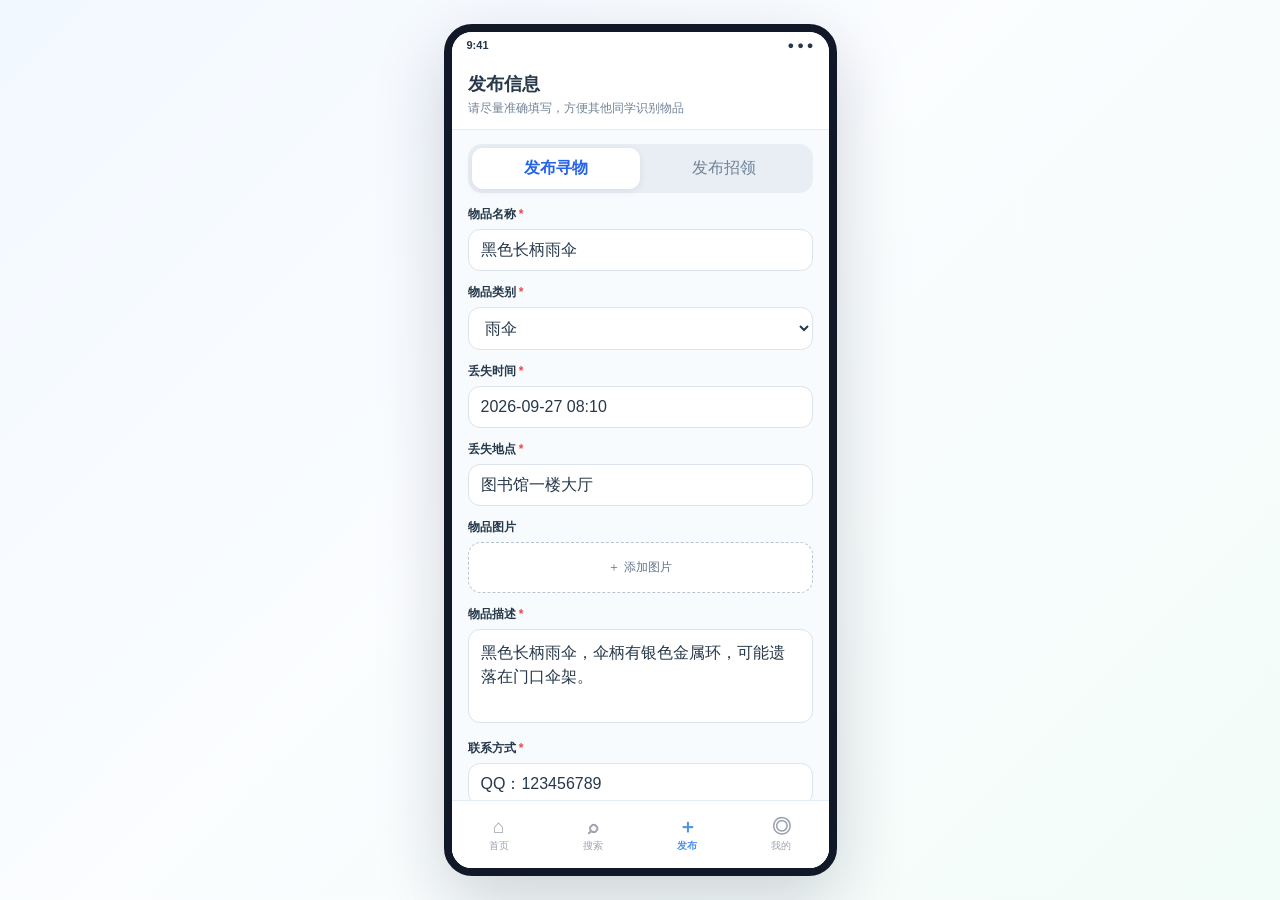
<file: html/publish.html>
<!DOCTYPE html>
<html lang="zh-CN">
<head>
<meta charset="UTF-8">
<meta name="viewport" content="width=device-width, initial-scale=1.0">
<title>校园失物招领 - 发布</title>
<style>

  * { box-sizing: border-box; }
  :root{
    --primary:#4f91e8;
    --primary-soft:#eef7ff;
    --green:#52b997;
    --green-soft:#effbf6;
    --text:#26384a;
    --muted:#718397;
    --line:#e4edf3;
    --bg:#f7fbfd;
    --card:#ffffff;
    --danger:#ef4444;
    --shadow:0 10px 30px rgba(31,41,55,.08);
  }
  body{
    margin:0;
    font-family:-apple-system,BlinkMacSystemFont,"Segoe UI","PingFang SC","Microsoft YaHei",sans-serif;
    background:linear-gradient(135deg,#f2f8ff,#fbfdff 46%,#f2fcf8);
    color:var(--text);
  }
  button,input,select,textarea{ font:inherit; }
  button{ cursor:pointer; }
  .shell{
    min-height:100vh;
    display:flex;
    align-items:center;
    justify-content:center;
    padding:24px;
  }
  .phone{
    width:393px;
    height:852px;
    background:var(--bg);
    border-radius:28px;
    overflow:hidden;
    box-shadow:0 24px 70px rgba(15,23,42,.18);
    border:8px solid #111827;
    position:relative;
  }
  .statusbar{
    height:26px;
    background:#fff;
    display:flex;
    align-items:center;
    justify-content:space-between;
    padding:0 15px;
    font-size:11px;
    font-weight:600;
  }
  .app{
    height:calc(100% - 26px);
    position:relative;
    overflow:hidden;
  }
  .page{
    display:none;
    height:100%;
    overflow:auto;
    padding-bottom:78px;
    background:var(--bg);
  }
  .page.active{ display:block; }
  .top{
    position:sticky;
    top:0;
    z-index:5;
    background:rgba(255,255,255,.96);
    backdrop-filter:blur(10px);
    border-bottom:1px solid var(--line);
    padding:14px 16px 12px;
  }
  .top-row{
    display:flex;
    align-items:center;
    gap:10px;
  }
  .back{
    width:34px;height:34px;border:0;border-radius:11px;
    background:#f3f4f6;color:#374151;font-size:20px;
  }
  .title{
    font-size:18px;
    font-weight:750;
    flex:1;
  }
  .subtitle{
    color:var(--muted);
    font-size:12px;
    margin-top:4px;
  }
  .hero{
    background:linear-gradient(135deg,#edf6ff,#ffffff 50%,#eefbf6);
    padding:18px 16px 16px;
    border-bottom:1px solid #e8eef6;
  }
  .hero h1{ margin:0;font-size:22px; }
  .hero p{ margin:5px 0 0;color:var(--muted);font-size:12px; }
  .search-entry{
    margin-top:15px;
    display:flex;
    align-items:center;
    gap:8px;
    background:rgba(255,255,255,.94);
    border:1px solid #dbe8f1;
    border-radius:14px;
    padding:11px 13px;
    color:#9ca3af;
    box-shadow:0 3px 14px rgba(15,23,42,.04);
  }
  .quick-actions{
    display:grid;
    grid-template-columns:1fr 1fr;
    gap:10px;
    padding:14px 16px 4px;
  }
  .quick{
    border:1px solid var(--line);
    background:#fff;
    border-radius:18px;
    padding:15px 14px;
    text-align:left;
    box-shadow:0 5px 18px rgba(71,101,130,.055);
    transition:transform .18s ease, box-shadow .18s ease, border-color .18s ease;
  }
  .quick:hover{
    transform:translateY(-1px);
    box-shadow:0 8px 22px rgba(71,101,130,.085);
  }
  .quick strong{
    display:block;
    font-size:14px;
    margin-bottom:5px;
    font-weight:750;
    letter-spacing:.1px;
  }
  .quick span{
    color:#75879a;
    font-size:11px;
  }
  .quick.lost{
    border-color:#cfe3f8;
    background:linear-gradient(135deg,#f0f7ff 0%,#fafdff 72%,#ffffff 100%);
  }
  .quick.lost strong{ color:#356fa7; }
  .quick.found{
    border-color:#cdebdc;
    background:linear-gradient(135deg,#effaf5 0%,#f9fefb 72%,#ffffff 100%);
  }
  .quick.found strong{ color:#347a64; }

  .section{
    padding:14px 16px;
  }
  .section-head{
    display:flex;
    align-items:center;
    justify-content:space-between;
    gap:10px;
    margin-bottom:10px;
  }
  .section-head h2{ margin:0;font-size:16px; }
  .tabs{
    display:flex;
    gap:4px;
    background:#e9eef5;
    border-radius:12px;
    padding:3px;
  }
  .tab{
    border:0;background:transparent;color:var(--muted);
    border-radius:9px;padding:6px 10px;font-size:11px;
  }
  .tab.active{ background:#fff;color:var(--primary);font-weight:700;box-shadow:0 1px 5px rgba(15,23,42,.08); }
  .list{ display:flex;flex-direction:column;gap:10px; }
  .card{
    background:#fff;border:1px solid #e8eff4;border-radius:17px;
    padding:12px;box-shadow:0 5px 18px rgba(15,23,42,.045);
  }
  .card.clickable:hover{ border-color:#bfdbfe; }
  .card-row{ display:flex;gap:12px; }
  .thumb{
    width:82px;height:82px;border-radius:14px;flex:0 0 82px;
    display:flex;align-items:center;justify-content:center;
    font-size:32px;background:linear-gradient(135deg,#e0f2fe,#ecfdf5);
    border:1px solid #e6eef6;
  }
  .card-main{ min-width:0;flex:1; }
  .card-title-row{ display:flex;align-items:flex-start;gap:8px; }
  .card-title{ font-size:14px;font-weight:750;flex:1;line-height:1.35; }
  .badge{
    display:inline-flex;align-items:center;
    border-radius:999px;padding:3px 7px;font-size:10px;font-weight:700;
    white-space:nowrap;
  }
  .badge.found{ color:#047857;background:#d1fae5; }
  .badge.lost{ color:#1d4ed8;background:#dbeafe; }
  .badge.done{ color:#6b7280;background:#f3f4f6; }
  .desc{
    font-size:11px;line-height:1.55;color:#4b5563;margin-top:6px;
    display:-webkit-box;-webkit-line-clamp:2;-webkit-box-orient:vertical;overflow:hidden;
  }
  .meta{
    margin-top:8px;color:#9ca3af;font-size:10px;
    display:flex;gap:10px;flex-wrap:wrap;
  }

  .bottom-nav{
    position:absolute;left:0;right:0;bottom:0;height:68px;
    background:#fff;border-top:1px solid var(--line);
    display:grid;grid-template-columns:repeat(4,1fr);z-index:20;
  }
  .nav-btn{
    border:0;background:#fff;color:#9ca3af;
    display:flex;flex-direction:column;align-items:center;justify-content:center;
    gap:3px;font-size:10px;
  }
  .nav-btn b{ font-size:19px;line-height:1; }
  .nav-btn.active{ color:var(--primary);font-weight:700; }

  .form{
    padding:14px 16px 20px;
    display:flex;flex-direction:column;gap:13px;
  }
  .segmented{
    display:grid;grid-template-columns:1fr 1fr;
    background:#e9eef5;border-radius:14px;padding:4px;
  }
  .seg-btn{
    border:0;border-radius:11px;padding:10px;background:transparent;color:var(--muted);
  }
  .seg-btn.active.lost{ background:#fff;color:#2563eb;font-weight:700;box-shadow:0 2px 8px rgba(15,23,42,.07); }
  .seg-btn.active.found{ background:#fff;color:#059669;font-weight:700;box-shadow:0 2px 8px rgba(15,23,42,.07); }
  .field label{
    display:block;font-size:12px;font-weight:700;margin-bottom:6px;
  }
  .req{ color:var(--danger); }
  .control{
    width:100%;border:1px solid #dce3eb;border-radius:12px;
    background:#fff;padding:11px 12px;color:var(--text);outline:none;
  }
  .control:focus{ border-color:#93c5fd;box-shadow:0 0 0 3px #dbeafe; }
  textarea.control{ resize:none;min-height:94px;line-height:1.5; }
  .hint{ color:#9ca3af;font-size:10px;margin-top:5px;line-height:1.45; }
  .upload{
    border:1px dashed #b9c4d2;border-radius:13px;background:#fff;
    padding:16px;text-align:center;color:#64748b;font-size:12px;
  }
  .primary-btn{
    width:100%;border:0;border-radius:14px;
    background:linear-gradient(90deg,#3b82f6,#22c55e);
    color:white;font-weight:750;padding:13px 14px;
    box-shadow:0 8px 18px rgba(59,130,246,.18);
  }
  .secondary-btn{
    width:100%;border:1px solid #dbe3ed;border-radius:14px;
    background:#fff;color:#475569;font-weight:700;padding:12px 14px;
  }
  .danger-btn{
    width:100%;border:1px solid #fecaca;border-radius:14px;
    background:#fff1f2;color:#be123c;font-weight:700;padding:12px 14px;
  }

  .search-box{
    margin-top:10px;display:flex;gap:8px;
  }
  .search-box input{ flex:1; }
  .search-go{
    border:0;border-radius:12px;background:var(--primary);color:white;padding:0 16px;font-weight:700;
  }
  .chips{ display:flex;flex-wrap:wrap;gap:8px;margin-top:12px; }
  .chip{
    border:1px solid #dbe3ed;background:#fff;border-radius:999px;
    padding:6px 10px;font-size:11px;color:#475569;
  }
  .result-note{ color:var(--muted);font-size:11px;margin-bottom:10px; }

  .detail-cover{
    margin:14px 16px 0;height:180px;border-radius:20px;
    background:linear-gradient(135deg,#dbeafe,#ffffff,#d1fae5);
    display:flex;align-items:center;justify-content:center;font-size:68px;
    border:1px solid #e2e8f0;
  }
  .detail-card{
    margin:12px 16px;background:#fff;border:1px solid #edf0f4;
    border-radius:18px;padding:16px;box-shadow:0 5px 16px rgba(15,23,42,.04);
  }
  .detail-title{ font-size:20px;font-weight:800;margin:8px 0 4px; }
  .detail-grid{
    display:grid;grid-template-columns:72px 1fr;gap:11px 10px;
    margin-top:15px;font-size:12px;
  }
  .detail-grid .k{ color:#94a3b8; }
  .detail-grid .v{ color:#334155;font-weight:600; }
  .detail-text{ color:#475569;font-size:12px;line-height:1.75; }
  .contact-box{
    background:#ecfdf5;border:1px solid #d1fae5;border-radius:14px;
    padding:12px;font-size:12px;color:#047857;margin-top:10px;
  }
  .notice{
    background:#eff6ff;border:1px solid #dbeafe;border-radius:14px;
    color:#1e40af;padding:11px 12px;font-size:11px;line-height:1.55;
  }

  .my-actions{ display:flex;gap:8px;margin-top:10px; }
  .small-btn{
    flex:1;border:1px solid #dbe3ed;background:#fff;border-radius:10px;
    padding:8px;font-size:11px;color:#475569;font-weight:650;
  }
  .small-btn.primary{ color:#2563eb;background:#eff6ff;border-color:#dbeafe; }

  .status-options{ display:flex;flex-direction:column;gap:9px; }
  .status-option{
    border:1px solid #dbe3ed;background:#fff;border-radius:14px;
    padding:12px;display:flex;gap:10px;align-items:flex-start;
  }
  .status-option input{ margin-top:3px; }
  .status-option strong{ font-size:13px;display:block; }
  .status-option span{ display:block;color:var(--muted);font-size:10px;margin-top:3px;line-height:1.45; }

  .success{
    min-height:100%;
    padding:42px 22px 90px;
    display:flex;flex-direction:column;align-items:center;text-align:center;
  }
  .success-icon{
    width:86px;height:86px;border-radius:50%;
    display:grid;place-items:center;font-size:42px;
    background:#d1fae5;color:#059669;margin-top:30px;
  }
  .success h2{ font-size:22px;margin:18px 0 8px; }
  .success p{ color:var(--muted);font-size:12px;line-height:1.65;margin:0 0 20px; }
  .success-summary{
    width:100%;background:#fff;border:1px solid var(--line);border-radius:17px;
    text-align:left;padding:14px;margin-bottom:16px;
  }
  .success-summary strong{ display:block;margin-bottom:8px; }
  .success-actions{ width:100%;display:flex;flex-direction:column;gap:9px; }

  .empty{
    padding:42px 18px;text-align:center;color:#9ca3af;font-size:12px;
  }
  .toast{
    position:absolute;left:50%;bottom:88px;transform:translateX(-50%) translateY(16px);
    background:rgba(17,24,39,.92);color:#fff;border-radius:999px;
    padding:9px 14px;font-size:11px;opacity:0;pointer-events:none;
    transition:.2s;z-index:40;white-space:nowrap;
  }
  .toast.show{ opacity:1;transform:translateX(-50%) translateY(0); }

  @media (max-width:460px){
    .shell{ padding:0;display:block;background:var(--bg); }
    .phone{ width:100vw;height:100vh;border:0;border-radius:0;box-shadow:none; }
  }

  /* ===== 我的发布新版 ===== */
  .my-page{ background:#f7fbfd; }
  .my-header{
    background:linear-gradient(180deg,#ffffff 0%,#f7fbfd 100%);
    padding:14px 16px 16px;
    border-bottom:1px solid #edf2f6;
  }
  .my-title-row{
    display:flex;align-items:center;justify-content:center;
    position:relative;margin-bottom:14px;
  }
  .my-title-row .title{ text-align:center;font-size:18px;font-weight:800; }
  .settings-btn{
    position:absolute;right:0;top:-2px;width:36px;height:36px;border:0;
    border-radius:50%;background:#f1f5f9;color:#64748b;font-size:17px;
  }
  .profile-card{
    background:linear-gradient(135deg,#edf4ff 0%,#f4f7ff 58%,#f0fbf7 100%);
    border:1px solid #dfe9f6;border-radius:20px;padding:16px;
    box-shadow:0 6px 20px rgba(75,105,140,.05);
  }
  .profile-main{ display:flex;align-items:center;gap:12px; }
  .avatar{
    width:52px;height:52px;flex:0 0 52px;border-radius:50%;
    display:grid;place-items:center;
    background:linear-gradient(135deg,#4f91e8,#6f82f3);
    color:#fff;font-weight:800;font-size:22px;
  }
  .profile-info{ flex:1;min-width:0; }
  .profile-name{ font-size:16px;font-weight:800;color:#24364a; }
  .profile-class{ margin-top:4px;color:#718397;font-size:11px; }
  .credit-badge{
    flex:none;padding:6px 10px;border-radius:999px;
    background:rgba(255,255,255,.9);border:1px solid #dfe9f6;
    color:#4f7fd8;font-size:10px;font-weight:700;
  }
  .profile-stats{
    display:grid;grid-template-columns:repeat(3,1fr);
    margin-top:14px;padding-top:13px;border-top:1px solid rgba(148,163,184,.18);
  }
  .profile-stat{ text-align:center;position:relative; }
  .profile-stat + .profile-stat::before{
    content:"";position:absolute;left:0;top:3px;width:1px;height:38px;background:#dfe7f1;
  }
  .profile-stat strong{ display:block;font-size:19px;line-height:1.1;margin-bottom:4px; }
  .profile-stat span{ color:#718397;font-size:10px; }
  .profile-stat.ongoing strong{ color:#4f7ff2; }
  .profile-stat.finished strong{ color:#45a984; }

  .my-toolbar{
    display:flex;align-items:center;gap:8px;padding:13px 16px 10px;
    background:#fff;border-bottom:1px solid #edf2f6;
  }
  .my-filter{
    border:0;border-radius:999px;padding:8px 14px;
    background:#f1f5f9;color:#64748b;font-size:11px;font-weight:650;
  }
  .my-filter.active{
    background:#4f91e8;color:#fff;
    box-shadow:0 5px 12px rgba(79,145,232,.18);
  }
  .new-post-btn{
    margin-left:auto;border:0;background:transparent;color:#4f7ff2;
    font-size:11px;font-weight:750;padding:7px 0;
  }
  .my-list-wrap{ padding:12px 16px 18px; }
  .my-post-card{
    background:#fff;border:1px solid #e8eff4;border-radius:18px;padding:13px;
    box-shadow:0 5px 18px rgba(15,23,42,.045);
  }
  .my-post-card + .my-post-card{ margin-top:10px; }
  .my-post-main{ display:flex;gap:12px; }
  .my-post-icon{
    width:56px;height:56px;flex:0 0 56px;border-radius:14px;
    display:grid;place-items:center;
    background:linear-gradient(135deg,#edf4ff,#eefbf6);
    font-size:25px;border:1px solid #e5edf5;
  }
  .my-post-content{ flex:1;min-width:0; }
  .my-post-title-row{ display:flex;align-items:flex-start;gap:8px; }
  .my-post-title{ flex:1;font-size:14px;font-weight:800;line-height:1.35; }
  .status-pill{
    flex:none;border-radius:999px;padding:3px 8px;font-size:9px;font-weight:700;
  }
  .status-pill.ongoing{ color:#c97816;background:#fff4df; }
  .status-pill.finished{ color:#568274;background:#eef7f3; }
  .my-tags{ display:flex;align-items:center;gap:7px;margin-top:6px; }
  .type-tag{ border-radius:999px;padding:3px 8px;font-size:9px;font-weight:700; }
  .type-tag.lost{ color:#356fa7;background:#edf5ff; }
  .type-tag.found{ color:#347a64;background:#edf9f4; }
  .category-divider{ width:1px;height:11px;background:#dbe3eb; }
  .category-text{ color:#94a3b8;font-size:9px; }
  .my-post-meta{
    margin-top:8px;color:#8292a3;font-size:10px;
    display:flex;flex-direction:column;gap:5px;
  }
  .meta-line{ display:flex;align-items:center;justify-content:space-between;gap:8px; }
  .view-count{ white-space:nowrap;color:#8a99a8; }
  .my-card-actions{
    display:grid;grid-template-columns:1fr 1fr;gap:9px;
    padding-top:11px;margin-top:11px;border-top:1px solid #edf1f5;
  }
  .manage-btn{
    border:0;border-radius:12px;padding:9px 8px;font-size:11px;font-weight:700;
  }
  .manage-btn.finish{ background:#edf4ff;color:#4b78e6; }
  .manage-btn.finish:disabled{ color:#8292a3;background:#f1f5f9;cursor:default; }
  .manage-btn.delete{ background:#fff0f3;color:#e65c78; }


  /* ===== 我的发布：二次润色 ===== */
  .my-header{
    padding:12px 16px 14px;
    background:linear-gradient(180deg,#ffffff 0%,#fbfdff 72%,#f7fbfd 100%);
  }
  .my-title-row{
    margin-bottom:12px;
    min-height:34px;
  }
  .my-title-row .title{
    font-size:17px;
    letter-spacing:.2px;
  }
  .settings-btn{
    width:34px;
    height:34px;
    background:#f4f7fa;
    border:1px solid #e9eff4;
    font-size:15px;
    color:#728397;
  }

  .profile-card{
    position:relative;
    overflow:hidden;
    border-radius:18px;
    padding:15px 15px 14px;
    background:
      radial-gradient(circle at 88% 12%,rgba(82,185,151,.12),transparent 26%),
      radial-gradient(circle at 12% 0%,rgba(79,145,232,.12),transparent 28%),
      linear-gradient(135deg,#f2f7ff 0%,#f8fbff 55%,#f3fbf8 100%);
    border:1px solid #e0e9f3;
    box-shadow:0 7px 22px rgba(70,100,130,.055);
  }
  .avatar{
    width:50px;
    height:50px;
    flex-basis:50px;
    font-size:20px;
    box-shadow:0 6px 14px rgba(79,145,232,.18);
  }
  .profile-name{
    font-size:15px;
    letter-spacing:.1px;
  }
  .profile-class{
    font-size:10.5px;
    margin-top:3px;
  }
  .credit-badge{
    padding:5px 9px;
    background:rgba(255,255,255,.82);
    border-color:#dfe8f2;
    box-shadow:0 2px 8px rgba(79,145,232,.06);
  }

  .profile-stats{
    margin-top:13px;
    padding-top:12px;
  }
  .profile-stat strong{
    font-size:18px;
    margin-bottom:3px;
  }
  .profile-stat span{
    font-size:9.5px;
  }

  .my-toolbar{
    gap:7px;
    padding:12px 16px 10px;
    background:rgba(255,255,255,.96);
  }
  .my-filter{
    padding:7px 13px;
    font-size:10.5px;
    transition:.18s ease;
  }
  .my-filter.active{
    background:linear-gradient(135deg,#5a98e8,#4f84e8);
    box-shadow:0 5px 12px rgba(79,145,232,.16);
  }
  .new-post-btn{
    font-size:10.5px;
    color:#4f84e8;
  }

  .my-list-wrap{
    padding:11px 16px 18px;
  }
  .my-post-card{
    border-radius:17px;
    padding:12px;
    border-color:#e9eff4;
    box-shadow:0 5px 15px rgba(43,66,89,.04);
  }
  .my-post-card + .my-post-card{
    margin-top:9px;
  }
  .my-post-icon{
    width:54px;
    height:54px;
    flex-basis:54px;
    border-radius:13px;
    font-size:23px;
  }
  .my-post-title{
    font-size:13.5px;
  }
  .status-pill{
    padding:3px 7px;
  }
  .status-pill.ongoing{
    color:#b86f13;
    background:#fff5e7;
    border:1px solid #fde9c8;
  }
  .status-pill.finished{
    color:#4d8f78;
    background:#eff8f4;
    border:1px solid #dcefe7;
  }
  .my-tags{
    margin-top:5px;
  }
  .type-tag{
    padding:3px 7px;
  }
  .my-post-meta{
    margin-top:7px;
    line-height:1.45;
  }
  .my-card-actions{
    gap:8px;
    padding-top:10px;
    margin-top:10px;
  }
  .manage-btn{
    padding:8px 8px;
    border-radius:11px;
    font-size:10.5px;
  }
  .manage-btn.finish{
    background:#eef4ff;
    color:#4d79e2;
    border:1px solid #dfe9fb;
  }
  .manage-btn.finish:hover{
    background:#e8f0ff;
  }
  .manage-btn.delete{
    background:#fff4f6;
    color:#dc6078;
    border:1px solid #fbe2e8;
  }
  .manage-btn.delete:hover{
    background:#ffedf1;
  }

  /* 让我的发布页滚动时顶部更干净 */
  #page-my{
    scrollbar-width:none;
  }
  #page-my::-webkit-scrollbar{
    display:none;
  }



/* 单页展示覆盖：用于单独导入墨刀 */
.page-shell-single{
  min-height:100vh;
  display:flex;
  align-items:center;
  justify-content:center;
  padding:24px;
}
.single-page{
  display:block !important;
  height:100% !important;
  overflow:auto !important;
  padding-bottom:78px;
}
.single-page::-webkit-scrollbar{display:none}
.single-page{scrollbar-width:none}
.static-bottom-nav{
  position:absolute;left:0;right:0;bottom:0;height:68px;
  background:#fff;border-top:1px solid var(--line);
  display:grid;grid-template-columns:repeat(4,1fr);z-index:20;
}
.static-nav{
  border:0;background:#fff;color:#9ca3af;
  display:flex;flex-direction:column;align-items:center;justify-content:center;
  gap:3px;font-size:10px;
}
.static-nav b{font-size:19px;line-height:1}
.static-nav.active{color:var(--primary);font-weight:700}

</style>
</head>
<body>
<div class="page-shell-single">
  <div class="phone">
    <div class="statusbar"><span>9:41</span><span>● ● ●</span></div>
    <div class="app">

<section class="page single-page active">
  <div class="top">
    <div class="title">发布信息</div>
    <div class="subtitle">请尽量准确填写，方便其他同学识别物品</div>
  </div>
  <div class="form">
    <div class="segmented">
      <button class="seg-btn active lost">发布寻物</button>
      <button class="seg-btn found">发布招领</button>
    </div>

    <div class="field">
      <label>物品名称 <span class="req">*</span></label>
      <input class="control" value="黑色长柄雨伞" />
    </div>
    <div class="field">
      <label>物品类别 <span class="req">*</span></label>
      <select class="control"><option>雨伞</option></select>
    </div>
    <div class="field">
      <label>丢失时间 <span class="req">*</span></label>
      <input class="control" value="2026-09-27 08:10" />
    </div>
    <div class="field">
      <label>丢失地点 <span class="req">*</span></label>
      <input class="control" value="图书馆一楼大厅" />
    </div>
    <div class="field">
      <label>物品图片</label>
      <div class="upload">＋ 添加图片</div>
    </div>
    <div class="field">
      <label>物品描述 <span class="req">*</span></label>
      <textarea class="control">黑色长柄雨伞，伞柄有银色金属环，可能遗落在门口伞架。</textarea>
    </div>
    <div class="field">
      <label>联系方式 <span class="req">*</span></label>
      <input class="control" value="QQ：123456789" />
    </div>
    <button class="primary-btn">发布信息</button>
  </div>
</section>

<nav class="static-bottom-nav">
  <div class="static-nav "><b>⌂</b><span>首页</span></div>
  <div class="static-nav "><b>⌕</b><span>搜索</span></div>
  <div class="static-nav active"><b>＋</b><span>发布</span></div>
  <div class="static-nav "><b>◎</b><span>我的</span></div>
</nav>
    </div>
  </div>
</div>
</body>
</html>
</file>
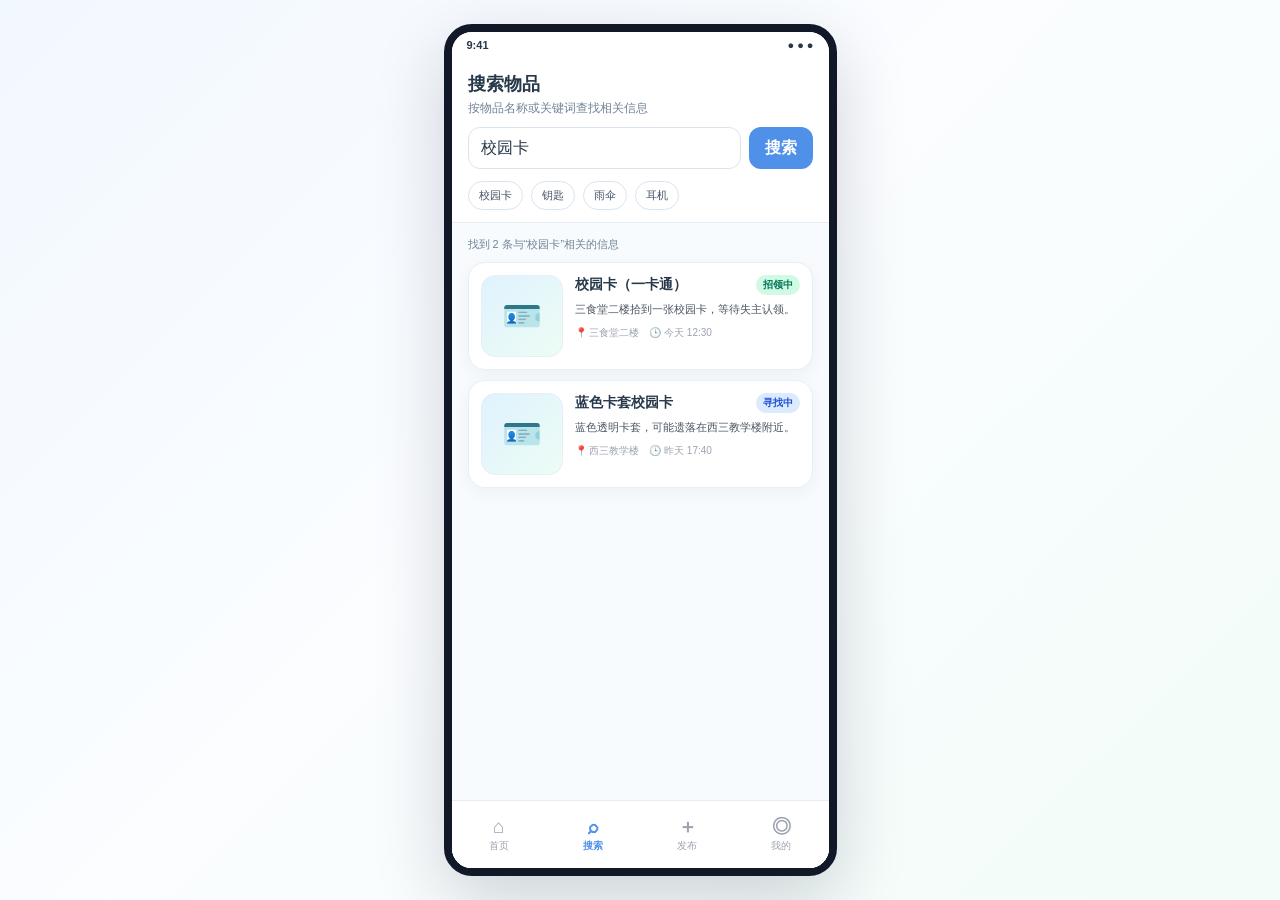
<file: html/search.html>
<!DOCTYPE html>
<html lang="zh-CN">
<head>
<meta charset="UTF-8">
<meta name="viewport" content="width=device-width, initial-scale=1.0">
<title>校园失物招领 - 搜索</title>
<style>

  * { box-sizing: border-box; }
  :root{
    --primary:#4f91e8;
    --primary-soft:#eef7ff;
    --green:#52b997;
    --green-soft:#effbf6;
    --text:#26384a;
    --muted:#718397;
    --line:#e4edf3;
    --bg:#f7fbfd;
    --card:#ffffff;
    --danger:#ef4444;
    --shadow:0 10px 30px rgba(31,41,55,.08);
  }
  body{
    margin:0;
    font-family:-apple-system,BlinkMacSystemFont,"Segoe UI","PingFang SC","Microsoft YaHei",sans-serif;
    background:linear-gradient(135deg,#f2f8ff,#fbfdff 46%,#f2fcf8);
    color:var(--text);
  }
  button,input,select,textarea{ font:inherit; }
  button{ cursor:pointer; }
  .shell{
    min-height:100vh;
    display:flex;
    align-items:center;
    justify-content:center;
    padding:24px;
  }
  .phone{
    width:393px;
    height:852px;
    background:var(--bg);
    border-radius:28px;
    overflow:hidden;
    box-shadow:0 24px 70px rgba(15,23,42,.18);
    border:8px solid #111827;
    position:relative;
  }
  .statusbar{
    height:26px;
    background:#fff;
    display:flex;
    align-items:center;
    justify-content:space-between;
    padding:0 15px;
    font-size:11px;
    font-weight:600;
  }
  .app{
    height:calc(100% - 26px);
    position:relative;
    overflow:hidden;
  }
  .page{
    display:none;
    height:100%;
    overflow:auto;
    padding-bottom:78px;
    background:var(--bg);
  }
  .page.active{ display:block; }
  .top{
    position:sticky;
    top:0;
    z-index:5;
    background:rgba(255,255,255,.96);
    backdrop-filter:blur(10px);
    border-bottom:1px solid var(--line);
    padding:14px 16px 12px;
  }
  .top-row{
    display:flex;
    align-items:center;
    gap:10px;
  }
  .back{
    width:34px;height:34px;border:0;border-radius:11px;
    background:#f3f4f6;color:#374151;font-size:20px;
  }
  .title{
    font-size:18px;
    font-weight:750;
    flex:1;
  }
  .subtitle{
    color:var(--muted);
    font-size:12px;
    margin-top:4px;
  }
  .hero{
    background:linear-gradient(135deg,#edf6ff,#ffffff 50%,#eefbf6);
    padding:18px 16px 16px;
    border-bottom:1px solid #e8eef6;
  }
  .hero h1{ margin:0;font-size:22px; }
  .hero p{ margin:5px 0 0;color:var(--muted);font-size:12px; }
  .search-entry{
    margin-top:15px;
    display:flex;
    align-items:center;
    gap:8px;
    background:rgba(255,255,255,.94);
    border:1px solid #dbe8f1;
    border-radius:14px;
    padding:11px 13px;
    color:#9ca3af;
    box-shadow:0 3px 14px rgba(15,23,42,.04);
  }
  .quick-actions{
    display:grid;
    grid-template-columns:1fr 1fr;
    gap:10px;
    padding:14px 16px 4px;
  }
  .quick{
    border:1px solid var(--line);
    background:#fff;
    border-radius:18px;
    padding:15px 14px;
    text-align:left;
    box-shadow:0 5px 18px rgba(71,101,130,.055);
    transition:transform .18s ease, box-shadow .18s ease, border-color .18s ease;
  }
  .quick:hover{
    transform:translateY(-1px);
    box-shadow:0 8px 22px rgba(71,101,130,.085);
  }
  .quick strong{
    display:block;
    font-size:14px;
    margin-bottom:5px;
    font-weight:750;
    letter-spacing:.1px;
  }
  .quick span{
    color:#75879a;
    font-size:11px;
  }
  .quick.lost{
    border-color:#cfe3f8;
    background:linear-gradient(135deg,#f0f7ff 0%,#fafdff 72%,#ffffff 100%);
  }
  .quick.lost strong{ color:#356fa7; }
  .quick.found{
    border-color:#cdebdc;
    background:linear-gradient(135deg,#effaf5 0%,#f9fefb 72%,#ffffff 100%);
  }
  .quick.found strong{ color:#347a64; }

  .section{
    padding:14px 16px;
  }
  .section-head{
    display:flex;
    align-items:center;
    justify-content:space-between;
    gap:10px;
    margin-bottom:10px;
  }
  .section-head h2{ margin:0;font-size:16px; }
  .tabs{
    display:flex;
    gap:4px;
    background:#e9eef5;
    border-radius:12px;
    padding:3px;
  }
  .tab{
    border:0;background:transparent;color:var(--muted);
    border-radius:9px;padding:6px 10px;font-size:11px;
  }
  .tab.active{ background:#fff;color:var(--primary);font-weight:700;box-shadow:0 1px 5px rgba(15,23,42,.08); }
  .list{ display:flex;flex-direction:column;gap:10px; }
  .card{
    background:#fff;border:1px solid #e8eff4;border-radius:17px;
    padding:12px;box-shadow:0 5px 18px rgba(15,23,42,.045);
  }
  .card.clickable:hover{ border-color:#bfdbfe; }
  .card-row{ display:flex;gap:12px; }
  .thumb{
    width:82px;height:82px;border-radius:14px;flex:0 0 82px;
    display:flex;align-items:center;justify-content:center;
    font-size:32px;background:linear-gradient(135deg,#e0f2fe,#ecfdf5);
    border:1px solid #e6eef6;
  }
  .card-main{ min-width:0;flex:1; }
  .card-title-row{ display:flex;align-items:flex-start;gap:8px; }
  .card-title{ font-size:14px;font-weight:750;flex:1;line-height:1.35; }
  .badge{
    display:inline-flex;align-items:center;
    border-radius:999px;padding:3px 7px;font-size:10px;font-weight:700;
    white-space:nowrap;
  }
  .badge.found{ color:#047857;background:#d1fae5; }
  .badge.lost{ color:#1d4ed8;background:#dbeafe; }
  .badge.done{ color:#6b7280;background:#f3f4f6; }
  .desc{
    font-size:11px;line-height:1.55;color:#4b5563;margin-top:6px;
    display:-webkit-box;-webkit-line-clamp:2;-webkit-box-orient:vertical;overflow:hidden;
  }
  .meta{
    margin-top:8px;color:#9ca3af;font-size:10px;
    display:flex;gap:10px;flex-wrap:wrap;
  }

  .bottom-nav{
    position:absolute;left:0;right:0;bottom:0;height:68px;
    background:#fff;border-top:1px solid var(--line);
    display:grid;grid-template-columns:repeat(4,1fr);z-index:20;
  }
  .nav-btn{
    border:0;background:#fff;color:#9ca3af;
    display:flex;flex-direction:column;align-items:center;justify-content:center;
    gap:3px;font-size:10px;
  }
  .nav-btn b{ font-size:19px;line-height:1; }
  .nav-btn.active{ color:var(--primary);font-weight:700; }

  .form{
    padding:14px 16px 20px;
    display:flex;flex-direction:column;gap:13px;
  }
  .segmented{
    display:grid;grid-template-columns:1fr 1fr;
    background:#e9eef5;border-radius:14px;padding:4px;
  }
  .seg-btn{
    border:0;border-radius:11px;padding:10px;background:transparent;color:var(--muted);
  }
  .seg-btn.active.lost{ background:#fff;color:#2563eb;font-weight:700;box-shadow:0 2px 8px rgba(15,23,42,.07); }
  .seg-btn.active.found{ background:#fff;color:#059669;font-weight:700;box-shadow:0 2px 8px rgba(15,23,42,.07); }
  .field label{
    display:block;font-size:12px;font-weight:700;margin-bottom:6px;
  }
  .req{ color:var(--danger); }
  .control{
    width:100%;border:1px solid #dce3eb;border-radius:12px;
    background:#fff;padding:11px 12px;color:var(--text);outline:none;
  }
  .control:focus{ border-color:#93c5fd;box-shadow:0 0 0 3px #dbeafe; }
  textarea.control{ resize:none;min-height:94px;line-height:1.5; }
  .hint{ color:#9ca3af;font-size:10px;margin-top:5px;line-height:1.45; }
  .upload{
    border:1px dashed #b9c4d2;border-radius:13px;background:#fff;
    padding:16px;text-align:center;color:#64748b;font-size:12px;
  }
  .primary-btn{
    width:100%;border:0;border-radius:14px;
    background:linear-gradient(90deg,#3b82f6,#22c55e);
    color:white;font-weight:750;padding:13px 14px;
    box-shadow:0 8px 18px rgba(59,130,246,.18);
  }
  .secondary-btn{
    width:100%;border:1px solid #dbe3ed;border-radius:14px;
    background:#fff;color:#475569;font-weight:700;padding:12px 14px;
  }
  .danger-btn{
    width:100%;border:1px solid #fecaca;border-radius:14px;
    background:#fff1f2;color:#be123c;font-weight:700;padding:12px 14px;
  }

  .search-box{
    margin-top:10px;display:flex;gap:8px;
  }
  .search-box input{ flex:1; }
  .search-go{
    border:0;border-radius:12px;background:var(--primary);color:white;padding:0 16px;font-weight:700;
  }
  .chips{ display:flex;flex-wrap:wrap;gap:8px;margin-top:12px; }
  .chip{
    border:1px solid #dbe3ed;background:#fff;border-radius:999px;
    padding:6px 10px;font-size:11px;color:#475569;
  }
  .result-note{ color:var(--muted);font-size:11px;margin-bottom:10px; }

  .detail-cover{
    margin:14px 16px 0;height:180px;border-radius:20px;
    background:linear-gradient(135deg,#dbeafe,#ffffff,#d1fae5);
    display:flex;align-items:center;justify-content:center;font-size:68px;
    border:1px solid #e2e8f0;
  }
  .detail-card{
    margin:12px 16px;background:#fff;border:1px solid #edf0f4;
    border-radius:18px;padding:16px;box-shadow:0 5px 16px rgba(15,23,42,.04);
  }
  .detail-title{ font-size:20px;font-weight:800;margin:8px 0 4px; }
  .detail-grid{
    display:grid;grid-template-columns:72px 1fr;gap:11px 10px;
    margin-top:15px;font-size:12px;
  }
  .detail-grid .k{ color:#94a3b8; }
  .detail-grid .v{ color:#334155;font-weight:600; }
  .detail-text{ color:#475569;font-size:12px;line-height:1.75; }
  .contact-box{
    background:#ecfdf5;border:1px solid #d1fae5;border-radius:14px;
    padding:12px;font-size:12px;color:#047857;margin-top:10px;
  }
  .notice{
    background:#eff6ff;border:1px solid #dbeafe;border-radius:14px;
    color:#1e40af;padding:11px 12px;font-size:11px;line-height:1.55;
  }

  .my-actions{ display:flex;gap:8px;margin-top:10px; }
  .small-btn{
    flex:1;border:1px solid #dbe3ed;background:#fff;border-radius:10px;
    padding:8px;font-size:11px;color:#475569;font-weight:650;
  }
  .small-btn.primary{ color:#2563eb;background:#eff6ff;border-color:#dbeafe; }

  .status-options{ display:flex;flex-direction:column;gap:9px; }
  .status-option{
    border:1px solid #dbe3ed;background:#fff;border-radius:14px;
    padding:12px;display:flex;gap:10px;align-items:flex-start;
  }
  .status-option input{ margin-top:3px; }
  .status-option strong{ font-size:13px;display:block; }
  .status-option span{ display:block;color:var(--muted);font-size:10px;margin-top:3px;line-height:1.45; }

  .success{
    min-height:100%;
    padding:42px 22px 90px;
    display:flex;flex-direction:column;align-items:center;text-align:center;
  }
  .success-icon{
    width:86px;height:86px;border-radius:50%;
    display:grid;place-items:center;font-size:42px;
    background:#d1fae5;color:#059669;margin-top:30px;
  }
  .success h2{ font-size:22px;margin:18px 0 8px; }
  .success p{ color:var(--muted);font-size:12px;line-height:1.65;margin:0 0 20px; }
  .success-summary{
    width:100%;background:#fff;border:1px solid var(--line);border-radius:17px;
    text-align:left;padding:14px;margin-bottom:16px;
  }
  .success-summary strong{ display:block;margin-bottom:8px; }
  .success-actions{ width:100%;display:flex;flex-direction:column;gap:9px; }

  .empty{
    padding:42px 18px;text-align:center;color:#9ca3af;font-size:12px;
  }
  .toast{
    position:absolute;left:50%;bottom:88px;transform:translateX(-50%) translateY(16px);
    background:rgba(17,24,39,.92);color:#fff;border-radius:999px;
    padding:9px 14px;font-size:11px;opacity:0;pointer-events:none;
    transition:.2s;z-index:40;white-space:nowrap;
  }
  .toast.show{ opacity:1;transform:translateX(-50%) translateY(0); }

  @media (max-width:460px){
    .shell{ padding:0;display:block;background:var(--bg); }
    .phone{ width:100vw;height:100vh;border:0;border-radius:0;box-shadow:none; }
  }

  /* ===== 我的发布新版 ===== */
  .my-page{ background:#f7fbfd; }
  .my-header{
    background:linear-gradient(180deg,#ffffff 0%,#f7fbfd 100%);
    padding:14px 16px 16px;
    border-bottom:1px solid #edf2f6;
  }
  .my-title-row{
    display:flex;align-items:center;justify-content:center;
    position:relative;margin-bottom:14px;
  }
  .my-title-row .title{ text-align:center;font-size:18px;font-weight:800; }
  .settings-btn{
    position:absolute;right:0;top:-2px;width:36px;height:36px;border:0;
    border-radius:50%;background:#f1f5f9;color:#64748b;font-size:17px;
  }
  .profile-card{
    background:linear-gradient(135deg,#edf4ff 0%,#f4f7ff 58%,#f0fbf7 100%);
    border:1px solid #dfe9f6;border-radius:20px;padding:16px;
    box-shadow:0 6px 20px rgba(75,105,140,.05);
  }
  .profile-main{ display:flex;align-items:center;gap:12px; }
  .avatar{
    width:52px;height:52px;flex:0 0 52px;border-radius:50%;
    display:grid;place-items:center;
    background:linear-gradient(135deg,#4f91e8,#6f82f3);
    color:#fff;font-weight:800;font-size:22px;
  }
  .profile-info{ flex:1;min-width:0; }
  .profile-name{ font-size:16px;font-weight:800;color:#24364a; }
  .profile-class{ margin-top:4px;color:#718397;font-size:11px; }
  .credit-badge{
    flex:none;padding:6px 10px;border-radius:999px;
    background:rgba(255,255,255,.9);border:1px solid #dfe9f6;
    color:#4f7fd8;font-size:10px;font-weight:700;
  }
  .profile-stats{
    display:grid;grid-template-columns:repeat(3,1fr);
    margin-top:14px;padding-top:13px;border-top:1px solid rgba(148,163,184,.18);
  }
  .profile-stat{ text-align:center;position:relative; }
  .profile-stat + .profile-stat::before{
    content:"";position:absolute;left:0;top:3px;width:1px;height:38px;background:#dfe7f1;
  }
  .profile-stat strong{ display:block;font-size:19px;line-height:1.1;margin-bottom:4px; }
  .profile-stat span{ color:#718397;font-size:10px; }
  .profile-stat.ongoing strong{ color:#4f7ff2; }
  .profile-stat.finished strong{ color:#45a984; }

  .my-toolbar{
    display:flex;align-items:center;gap:8px;padding:13px 16px 10px;
    background:#fff;border-bottom:1px solid #edf2f6;
  }
  .my-filter{
    border:0;border-radius:999px;padding:8px 14px;
    background:#f1f5f9;color:#64748b;font-size:11px;font-weight:650;
  }
  .my-filter.active{
    background:#4f91e8;color:#fff;
    box-shadow:0 5px 12px rgba(79,145,232,.18);
  }
  .new-post-btn{
    margin-left:auto;border:0;background:transparent;color:#4f7ff2;
    font-size:11px;font-weight:750;padding:7px 0;
  }
  .my-list-wrap{ padding:12px 16px 18px; }
  .my-post-card{
    background:#fff;border:1px solid #e8eff4;border-radius:18px;padding:13px;
    box-shadow:0 5px 18px rgba(15,23,42,.045);
  }
  .my-post-card + .my-post-card{ margin-top:10px; }
  .my-post-main{ display:flex;gap:12px; }
  .my-post-icon{
    width:56px;height:56px;flex:0 0 56px;border-radius:14px;
    display:grid;place-items:center;
    background:linear-gradient(135deg,#edf4ff,#eefbf6);
    font-size:25px;border:1px solid #e5edf5;
  }
  .my-post-content{ flex:1;min-width:0; }
  .my-post-title-row{ display:flex;align-items:flex-start;gap:8px; }
  .my-post-title{ flex:1;font-size:14px;font-weight:800;line-height:1.35; }
  .status-pill{
    flex:none;border-radius:999px;padding:3px 8px;font-size:9px;font-weight:700;
  }
  .status-pill.ongoing{ color:#c97816;background:#fff4df; }
  .status-pill.finished{ color:#568274;background:#eef7f3; }
  .my-tags{ display:flex;align-items:center;gap:7px;margin-top:6px; }
  .type-tag{ border-radius:999px;padding:3px 8px;font-size:9px;font-weight:700; }
  .type-tag.lost{ color:#356fa7;background:#edf5ff; }
  .type-tag.found{ color:#347a64;background:#edf9f4; }
  .category-divider{ width:1px;height:11px;background:#dbe3eb; }
  .category-text{ color:#94a3b8;font-size:9px; }
  .my-post-meta{
    margin-top:8px;color:#8292a3;font-size:10px;
    display:flex;flex-direction:column;gap:5px;
  }
  .meta-line{ display:flex;align-items:center;justify-content:space-between;gap:8px; }
  .view-count{ white-space:nowrap;color:#8a99a8; }
  .my-card-actions{
    display:grid;grid-template-columns:1fr 1fr;gap:9px;
    padding-top:11px;margin-top:11px;border-top:1px solid #edf1f5;
  }
  .manage-btn{
    border:0;border-radius:12px;padding:9px 8px;font-size:11px;font-weight:700;
  }
  .manage-btn.finish{ background:#edf4ff;color:#4b78e6; }
  .manage-btn.finish:disabled{ color:#8292a3;background:#f1f5f9;cursor:default; }
  .manage-btn.delete{ background:#fff0f3;color:#e65c78; }


  /* ===== 我的发布：二次润色 ===== */
  .my-header{
    padding:12px 16px 14px;
    background:linear-gradient(180deg,#ffffff 0%,#fbfdff 72%,#f7fbfd 100%);
  }
  .my-title-row{
    margin-bottom:12px;
    min-height:34px;
  }
  .my-title-row .title{
    font-size:17px;
    letter-spacing:.2px;
  }
  .settings-btn{
    width:34px;
    height:34px;
    background:#f4f7fa;
    border:1px solid #e9eff4;
    font-size:15px;
    color:#728397;
  }

  .profile-card{
    position:relative;
    overflow:hidden;
    border-radius:18px;
    padding:15px 15px 14px;
    background:
      radial-gradient(circle at 88% 12%,rgba(82,185,151,.12),transparent 26%),
      radial-gradient(circle at 12% 0%,rgba(79,145,232,.12),transparent 28%),
      linear-gradient(135deg,#f2f7ff 0%,#f8fbff 55%,#f3fbf8 100%);
    border:1px solid #e0e9f3;
    box-shadow:0 7px 22px rgba(70,100,130,.055);
  }
  .avatar{
    width:50px;
    height:50px;
    flex-basis:50px;
    font-size:20px;
    box-shadow:0 6px 14px rgba(79,145,232,.18);
  }
  .profile-name{
    font-size:15px;
    letter-spacing:.1px;
  }
  .profile-class{
    font-size:10.5px;
    margin-top:3px;
  }
  .credit-badge{
    padding:5px 9px;
    background:rgba(255,255,255,.82);
    border-color:#dfe8f2;
    box-shadow:0 2px 8px rgba(79,145,232,.06);
  }

  .profile-stats{
    margin-top:13px;
    padding-top:12px;
  }
  .profile-stat strong{
    font-size:18px;
    margin-bottom:3px;
  }
  .profile-stat span{
    font-size:9.5px;
  }

  .my-toolbar{
    gap:7px;
    padding:12px 16px 10px;
    background:rgba(255,255,255,.96);
  }
  .my-filter{
    padding:7px 13px;
    font-size:10.5px;
    transition:.18s ease;
  }
  .my-filter.active{
    background:linear-gradient(135deg,#5a98e8,#4f84e8);
    box-shadow:0 5px 12px rgba(79,145,232,.16);
  }
  .new-post-btn{
    font-size:10.5px;
    color:#4f84e8;
  }

  .my-list-wrap{
    padding:11px 16px 18px;
  }
  .my-post-card{
    border-radius:17px;
    padding:12px;
    border-color:#e9eff4;
    box-shadow:0 5px 15px rgba(43,66,89,.04);
  }
  .my-post-card + .my-post-card{
    margin-top:9px;
  }
  .my-post-icon{
    width:54px;
    height:54px;
    flex-basis:54px;
    border-radius:13px;
    font-size:23px;
  }
  .my-post-title{
    font-size:13.5px;
  }
  .status-pill{
    padding:3px 7px;
  }
  .status-pill.ongoing{
    color:#b86f13;
    background:#fff5e7;
    border:1px solid #fde9c8;
  }
  .status-pill.finished{
    color:#4d8f78;
    background:#eff8f4;
    border:1px solid #dcefe7;
  }
  .my-tags{
    margin-top:5px;
  }
  .type-tag{
    padding:3px 7px;
  }
  .my-post-meta{
    margin-top:7px;
    line-height:1.45;
  }
  .my-card-actions{
    gap:8px;
    padding-top:10px;
    margin-top:10px;
  }
  .manage-btn{
    padding:8px 8px;
    border-radius:11px;
    font-size:10.5px;
  }
  .manage-btn.finish{
    background:#eef4ff;
    color:#4d79e2;
    border:1px solid #dfe9fb;
  }
  .manage-btn.finish:hover{
    background:#e8f0ff;
  }
  .manage-btn.delete{
    background:#fff4f6;
    color:#dc6078;
    border:1px solid #fbe2e8;
  }
  .manage-btn.delete:hover{
    background:#ffedf1;
  }

  /* 让我的发布页滚动时顶部更干净 */
  #page-my{
    scrollbar-width:none;
  }
  #page-my::-webkit-scrollbar{
    display:none;
  }



/* 单页展示覆盖：用于单独导入墨刀 */
.page-shell-single{
  min-height:100vh;
  display:flex;
  align-items:center;
  justify-content:center;
  padding:24px;
}
.single-page{
  display:block !important;
  height:100% !important;
  overflow:auto !important;
  padding-bottom:78px;
}
.single-page::-webkit-scrollbar{display:none}
.single-page{scrollbar-width:none}
.static-bottom-nav{
  position:absolute;left:0;right:0;bottom:0;height:68px;
  background:#fff;border-top:1px solid var(--line);
  display:grid;grid-template-columns:repeat(4,1fr);z-index:20;
}
.static-nav{
  border:0;background:#fff;color:#9ca3af;
  display:flex;flex-direction:column;align-items:center;justify-content:center;
  gap:3px;font-size:10px;
}
.static-nav b{font-size:19px;line-height:1}
.static-nav.active{color:var(--primary);font-weight:700}

</style>
</head>
<body>
<div class="page-shell-single">
  <div class="phone">
    <div class="statusbar"><span>9:41</span><span>● ● ●</span></div>
    <div class="app">

<section class="page single-page active">
  <div class="top">
    <div class="title">搜索物品</div>
    <div class="subtitle">按物品名称或关键词查找相关信息</div>
    <div class="search-box">
      <input class="control" value="校园卡" />
      <button class="search-go">搜索</button>
    </div>
    <div class="chips">
      <button class="chip">校园卡</button>
      <button class="chip">钥匙</button>
      <button class="chip">雨伞</button>
      <button class="chip">耳机</button>
    </div>
  </div>
  <div class="section">
    <div class="result-note">找到 2 条与“校园卡”相关的信息</div>
    <div class="list">
      <div class="card">
        <div class="card-row">
          <div class="thumb">🪪</div>
          <div class="card-main">
            <div class="card-title-row">
              <div class="card-title">校园卡（一卡通）</div>
              <span class="badge found">招领中</span>
            </div>
            <div class="desc">三食堂二楼拾到一张校园卡，等待失主认领。</div>
            <div class="meta"><span>📍 三食堂二楼</span><span>🕒 今天 12:30</span></div>
          </div>
        </div>
      </div>
      <div class="card">
        <div class="card-row">
          <div class="thumb">🪪</div>
          <div class="card-main">
            <div class="card-title-row">
              <div class="card-title">蓝色卡套校园卡</div>
              <span class="badge lost">寻找中</span>
            </div>
            <div class="desc">蓝色透明卡套，可能遗落在西三教学楼附近。</div>
            <div class="meta"><span>📍 西三教学楼</span><span>🕒 昨天 17:40</span></div>
          </div>
        </div>
      </div>
    </div>
  </div>
</section>

<nav class="static-bottom-nav">
  <div class="static-nav "><b>⌂</b><span>首页</span></div>
  <div class="static-nav active"><b>⌕</b><span>搜索</span></div>
  <div class="static-nav "><b>＋</b><span>发布</span></div>
  <div class="static-nav "><b>◎</b><span>我的</span></div>
</nav>
    </div>
  </div>
</div>
</body>
</html>
</file>
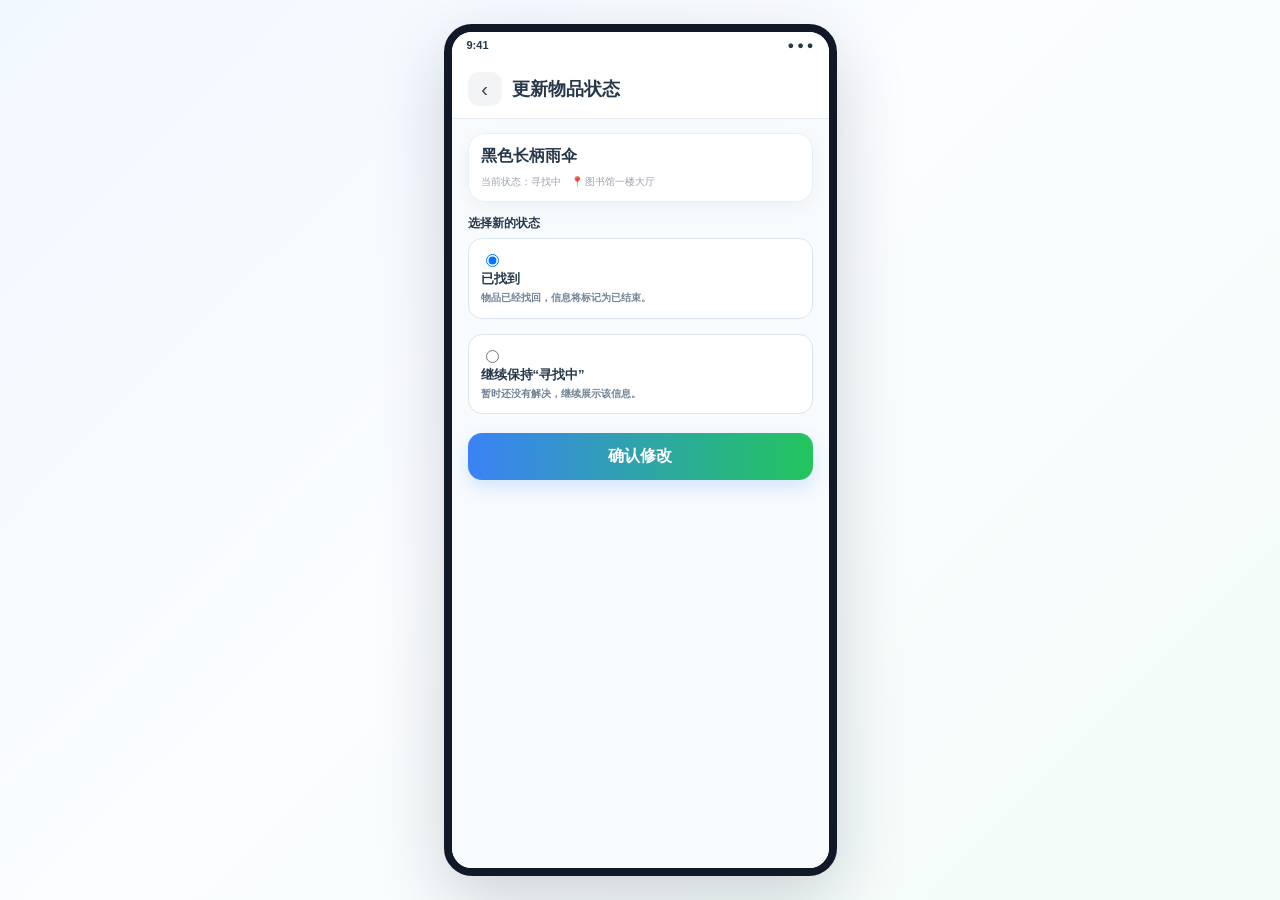
<file: html/status.html>
<!DOCTYPE html>
<html lang="zh-CN">
<head>
<meta charset="UTF-8">
<meta name="viewport" content="width=device-width, initial-scale=1.0">
<title>校园失物招领 - 更新状态</title>
<style>

  * { box-sizing: border-box; }
  :root{
    --primary:#4f91e8;
    --primary-soft:#eef7ff;
    --green:#52b997;
    --green-soft:#effbf6;
    --text:#26384a;
    --muted:#718397;
    --line:#e4edf3;
    --bg:#f7fbfd;
    --card:#ffffff;
    --danger:#ef4444;
    --shadow:0 10px 30px rgba(31,41,55,.08);
  }
  body{
    margin:0;
    font-family:-apple-system,BlinkMacSystemFont,"Segoe UI","PingFang SC","Microsoft YaHei",sans-serif;
    background:linear-gradient(135deg,#f2f8ff,#fbfdff 46%,#f2fcf8);
    color:var(--text);
  }
  button,input,select,textarea{ font:inherit; }
  button{ cursor:pointer; }
  .shell{
    min-height:100vh;
    display:flex;
    align-items:center;
    justify-content:center;
    padding:24px;
  }
  .phone{
    width:393px;
    height:852px;
    background:var(--bg);
    border-radius:28px;
    overflow:hidden;
    box-shadow:0 24px 70px rgba(15,23,42,.18);
    border:8px solid #111827;
    position:relative;
  }
  .statusbar{
    height:26px;
    background:#fff;
    display:flex;
    align-items:center;
    justify-content:space-between;
    padding:0 15px;
    font-size:11px;
    font-weight:600;
  }
  .app{
    height:calc(100% - 26px);
    position:relative;
    overflow:hidden;
  }
  .page{
    display:none;
    height:100%;
    overflow:auto;
    padding-bottom:78px;
    background:var(--bg);
  }
  .page.active{ display:block; }
  .top{
    position:sticky;
    top:0;
    z-index:5;
    background:rgba(255,255,255,.96);
    backdrop-filter:blur(10px);
    border-bottom:1px solid var(--line);
    padding:14px 16px 12px;
  }
  .top-row{
    display:flex;
    align-items:center;
    gap:10px;
  }
  .back{
    width:34px;height:34px;border:0;border-radius:11px;
    background:#f3f4f6;color:#374151;font-size:20px;
  }
  .title{
    font-size:18px;
    font-weight:750;
    flex:1;
  }
  .subtitle{
    color:var(--muted);
    font-size:12px;
    margin-top:4px;
  }
  .hero{
    background:linear-gradient(135deg,#edf6ff,#ffffff 50%,#eefbf6);
    padding:18px 16px 16px;
    border-bottom:1px solid #e8eef6;
  }
  .hero h1{ margin:0;font-size:22px; }
  .hero p{ margin:5px 0 0;color:var(--muted);font-size:12px; }
  .search-entry{
    margin-top:15px;
    display:flex;
    align-items:center;
    gap:8px;
    background:rgba(255,255,255,.94);
    border:1px solid #dbe8f1;
    border-radius:14px;
    padding:11px 13px;
    color:#9ca3af;
    box-shadow:0 3px 14px rgba(15,23,42,.04);
  }
  .quick-actions{
    display:grid;
    grid-template-columns:1fr 1fr;
    gap:10px;
    padding:14px 16px 4px;
  }
  .quick{
    border:1px solid var(--line);
    background:#fff;
    border-radius:18px;
    padding:15px 14px;
    text-align:left;
    box-shadow:0 5px 18px rgba(71,101,130,.055);
    transition:transform .18s ease, box-shadow .18s ease, border-color .18s ease;
  }
  .quick:hover{
    transform:translateY(-1px);
    box-shadow:0 8px 22px rgba(71,101,130,.085);
  }
  .quick strong{
    display:block;
    font-size:14px;
    margin-bottom:5px;
    font-weight:750;
    letter-spacing:.1px;
  }
  .quick span{
    color:#75879a;
    font-size:11px;
  }
  .quick.lost{
    border-color:#cfe3f8;
    background:linear-gradient(135deg,#f0f7ff 0%,#fafdff 72%,#ffffff 100%);
  }
  .quick.lost strong{ color:#356fa7; }
  .quick.found{
    border-color:#cdebdc;
    background:linear-gradient(135deg,#effaf5 0%,#f9fefb 72%,#ffffff 100%);
  }
  .quick.found strong{ color:#347a64; }

  .section{
    padding:14px 16px;
  }
  .section-head{
    display:flex;
    align-items:center;
    justify-content:space-between;
    gap:10px;
    margin-bottom:10px;
  }
  .section-head h2{ margin:0;font-size:16px; }
  .tabs{
    display:flex;
    gap:4px;
    background:#e9eef5;
    border-radius:12px;
    padding:3px;
  }
  .tab{
    border:0;background:transparent;color:var(--muted);
    border-radius:9px;padding:6px 10px;font-size:11px;
  }
  .tab.active{ background:#fff;color:var(--primary);font-weight:700;box-shadow:0 1px 5px rgba(15,23,42,.08); }
  .list{ display:flex;flex-direction:column;gap:10px; }
  .card{
    background:#fff;border:1px solid #e8eff4;border-radius:17px;
    padding:12px;box-shadow:0 5px 18px rgba(15,23,42,.045);
  }
  .card.clickable:hover{ border-color:#bfdbfe; }
  .card-row{ display:flex;gap:12px; }
  .thumb{
    width:82px;height:82px;border-radius:14px;flex:0 0 82px;
    display:flex;align-items:center;justify-content:center;
    font-size:32px;background:linear-gradient(135deg,#e0f2fe,#ecfdf5);
    border:1px solid #e6eef6;
  }
  .card-main{ min-width:0;flex:1; }
  .card-title-row{ display:flex;align-items:flex-start;gap:8px; }
  .card-title{ font-size:14px;font-weight:750;flex:1;line-height:1.35; }
  .badge{
    display:inline-flex;align-items:center;
    border-radius:999px;padding:3px 7px;font-size:10px;font-weight:700;
    white-space:nowrap;
  }
  .badge.found{ color:#047857;background:#d1fae5; }
  .badge.lost{ color:#1d4ed8;background:#dbeafe; }
  .badge.done{ color:#6b7280;background:#f3f4f6; }
  .desc{
    font-size:11px;line-height:1.55;color:#4b5563;margin-top:6px;
    display:-webkit-box;-webkit-line-clamp:2;-webkit-box-orient:vertical;overflow:hidden;
  }
  .meta{
    margin-top:8px;color:#9ca3af;font-size:10px;
    display:flex;gap:10px;flex-wrap:wrap;
  }

  .bottom-nav{
    position:absolute;left:0;right:0;bottom:0;height:68px;
    background:#fff;border-top:1px solid var(--line);
    display:grid;grid-template-columns:repeat(4,1fr);z-index:20;
  }
  .nav-btn{
    border:0;background:#fff;color:#9ca3af;
    display:flex;flex-direction:column;align-items:center;justify-content:center;
    gap:3px;font-size:10px;
  }
  .nav-btn b{ font-size:19px;line-height:1; }
  .nav-btn.active{ color:var(--primary);font-weight:700; }

  .form{
    padding:14px 16px 20px;
    display:flex;flex-direction:column;gap:13px;
  }
  .segmented{
    display:grid;grid-template-columns:1fr 1fr;
    background:#e9eef5;border-radius:14px;padding:4px;
  }
  .seg-btn{
    border:0;border-radius:11px;padding:10px;background:transparent;color:var(--muted);
  }
  .seg-btn.active.lost{ background:#fff;color:#2563eb;font-weight:700;box-shadow:0 2px 8px rgba(15,23,42,.07); }
  .seg-btn.active.found{ background:#fff;color:#059669;font-weight:700;box-shadow:0 2px 8px rgba(15,23,42,.07); }
  .field label{
    display:block;font-size:12px;font-weight:700;margin-bottom:6px;
  }
  .req{ color:var(--danger); }
  .control{
    width:100%;border:1px solid #dce3eb;border-radius:12px;
    background:#fff;padding:11px 12px;color:var(--text);outline:none;
  }
  .control:focus{ border-color:#93c5fd;box-shadow:0 0 0 3px #dbeafe; }
  textarea.control{ resize:none;min-height:94px;line-height:1.5; }
  .hint{ color:#9ca3af;font-size:10px;margin-top:5px;line-height:1.45; }
  .upload{
    border:1px dashed #b9c4d2;border-radius:13px;background:#fff;
    padding:16px;text-align:center;color:#64748b;font-size:12px;
  }
  .primary-btn{
    width:100%;border:0;border-radius:14px;
    background:linear-gradient(90deg,#3b82f6,#22c55e);
    color:white;font-weight:750;padding:13px 14px;
    box-shadow:0 8px 18px rgba(59,130,246,.18);
  }
  .secondary-btn{
    width:100%;border:1px solid #dbe3ed;border-radius:14px;
    background:#fff;color:#475569;font-weight:700;padding:12px 14px;
  }
  .danger-btn{
    width:100%;border:1px solid #fecaca;border-radius:14px;
    background:#fff1f2;color:#be123c;font-weight:700;padding:12px 14px;
  }

  .search-box{
    margin-top:10px;display:flex;gap:8px;
  }
  .search-box input{ flex:1; }
  .search-go{
    border:0;border-radius:12px;background:var(--primary);color:white;padding:0 16px;font-weight:700;
  }
  .chips{ display:flex;flex-wrap:wrap;gap:8px;margin-top:12px; }
  .chip{
    border:1px solid #dbe3ed;background:#fff;border-radius:999px;
    padding:6px 10px;font-size:11px;color:#475569;
  }
  .result-note{ color:var(--muted);font-size:11px;margin-bottom:10px; }

  .detail-cover{
    margin:14px 16px 0;height:180px;border-radius:20px;
    background:linear-gradient(135deg,#dbeafe,#ffffff,#d1fae5);
    display:flex;align-items:center;justify-content:center;font-size:68px;
    border:1px solid #e2e8f0;
  }
  .detail-card{
    margin:12px 16px;background:#fff;border:1px solid #edf0f4;
    border-radius:18px;padding:16px;box-shadow:0 5px 16px rgba(15,23,42,.04);
  }
  .detail-title{ font-size:20px;font-weight:800;margin:8px 0 4px; }
  .detail-grid{
    display:grid;grid-template-columns:72px 1fr;gap:11px 10px;
    margin-top:15px;font-size:12px;
  }
  .detail-grid .k{ color:#94a3b8; }
  .detail-grid .v{ color:#334155;font-weight:600; }
  .detail-text{ color:#475569;font-size:12px;line-height:1.75; }
  .contact-box{
    background:#ecfdf5;border:1px solid #d1fae5;border-radius:14px;
    padding:12px;font-size:12px;color:#047857;margin-top:10px;
  }
  .notice{
    background:#eff6ff;border:1px solid #dbeafe;border-radius:14px;
    color:#1e40af;padding:11px 12px;font-size:11px;line-height:1.55;
  }

  .my-actions{ display:flex;gap:8px;margin-top:10px; }
  .small-btn{
    flex:1;border:1px solid #dbe3ed;background:#fff;border-radius:10px;
    padding:8px;font-size:11px;color:#475569;font-weight:650;
  }
  .small-btn.primary{ color:#2563eb;background:#eff6ff;border-color:#dbeafe; }

  .status-options{ display:flex;flex-direction:column;gap:9px; }
  .status-option{
    border:1px solid #dbe3ed;background:#fff;border-radius:14px;
    padding:12px;display:flex;gap:10px;align-items:flex-start;
  }
  .status-option input{ margin-top:3px; }
  .status-option strong{ font-size:13px;display:block; }
  .status-option span{ display:block;color:var(--muted);font-size:10px;margin-top:3px;line-height:1.45; }

  .success{
    min-height:100%;
    padding:42px 22px 90px;
    display:flex;flex-direction:column;align-items:center;text-align:center;
  }
  .success-icon{
    width:86px;height:86px;border-radius:50%;
    display:grid;place-items:center;font-size:42px;
    background:#d1fae5;color:#059669;margin-top:30px;
  }
  .success h2{ font-size:22px;margin:18px 0 8px; }
  .success p{ color:var(--muted);font-size:12px;line-height:1.65;margin:0 0 20px; }
  .success-summary{
    width:100%;background:#fff;border:1px solid var(--line);border-radius:17px;
    text-align:left;padding:14px;margin-bottom:16px;
  }
  .success-summary strong{ display:block;margin-bottom:8px; }
  .success-actions{ width:100%;display:flex;flex-direction:column;gap:9px; }

  .empty{
    padding:42px 18px;text-align:center;color:#9ca3af;font-size:12px;
  }
  .toast{
    position:absolute;left:50%;bottom:88px;transform:translateX(-50%) translateY(16px);
    background:rgba(17,24,39,.92);color:#fff;border-radius:999px;
    padding:9px 14px;font-size:11px;opacity:0;pointer-events:none;
    transition:.2s;z-index:40;white-space:nowrap;
  }
  .toast.show{ opacity:1;transform:translateX(-50%) translateY(0); }

  @media (max-width:460px){
    .shell{ padding:0;display:block;background:var(--bg); }
    .phone{ width:100vw;height:100vh;border:0;border-radius:0;box-shadow:none; }
  }

  /* ===== 我的发布新版 ===== */
  .my-page{ background:#f7fbfd; }
  .my-header{
    background:linear-gradient(180deg,#ffffff 0%,#f7fbfd 100%);
    padding:14px 16px 16px;
    border-bottom:1px solid #edf2f6;
  }
  .my-title-row{
    display:flex;align-items:center;justify-content:center;
    position:relative;margin-bottom:14px;
  }
  .my-title-row .title{ text-align:center;font-size:18px;font-weight:800; }
  .settings-btn{
    position:absolute;right:0;top:-2px;width:36px;height:36px;border:0;
    border-radius:50%;background:#f1f5f9;color:#64748b;font-size:17px;
  }
  .profile-card{
    background:linear-gradient(135deg,#edf4ff 0%,#f4f7ff 58%,#f0fbf7 100%);
    border:1px solid #dfe9f6;border-radius:20px;padding:16px;
    box-shadow:0 6px 20px rgba(75,105,140,.05);
  }
  .profile-main{ display:flex;align-items:center;gap:12px; }
  .avatar{
    width:52px;height:52px;flex:0 0 52px;border-radius:50%;
    display:grid;place-items:center;
    background:linear-gradient(135deg,#4f91e8,#6f82f3);
    color:#fff;font-weight:800;font-size:22px;
  }
  .profile-info{ flex:1;min-width:0; }
  .profile-name{ font-size:16px;font-weight:800;color:#24364a; }
  .profile-class{ margin-top:4px;color:#718397;font-size:11px; }
  .credit-badge{
    flex:none;padding:6px 10px;border-radius:999px;
    background:rgba(255,255,255,.9);border:1px solid #dfe9f6;
    color:#4f7fd8;font-size:10px;font-weight:700;
  }
  .profile-stats{
    display:grid;grid-template-columns:repeat(3,1fr);
    margin-top:14px;padding-top:13px;border-top:1px solid rgba(148,163,184,.18);
  }
  .profile-stat{ text-align:center;position:relative; }
  .profile-stat + .profile-stat::before{
    content:"";position:absolute;left:0;top:3px;width:1px;height:38px;background:#dfe7f1;
  }
  .profile-stat strong{ display:block;font-size:19px;line-height:1.1;margin-bottom:4px; }
  .profile-stat span{ color:#718397;font-size:10px; }
  .profile-stat.ongoing strong{ color:#4f7ff2; }
  .profile-stat.finished strong{ color:#45a984; }

  .my-toolbar{
    display:flex;align-items:center;gap:8px;padding:13px 16px 10px;
    background:#fff;border-bottom:1px solid #edf2f6;
  }
  .my-filter{
    border:0;border-radius:999px;padding:8px 14px;
    background:#f1f5f9;color:#64748b;font-size:11px;font-weight:650;
  }
  .my-filter.active{
    background:#4f91e8;color:#fff;
    box-shadow:0 5px 12px rgba(79,145,232,.18);
  }
  .new-post-btn{
    margin-left:auto;border:0;background:transparent;color:#4f7ff2;
    font-size:11px;font-weight:750;padding:7px 0;
  }
  .my-list-wrap{ padding:12px 16px 18px; }
  .my-post-card{
    background:#fff;border:1px solid #e8eff4;border-radius:18px;padding:13px;
    box-shadow:0 5px 18px rgba(15,23,42,.045);
  }
  .my-post-card + .my-post-card{ margin-top:10px; }
  .my-post-main{ display:flex;gap:12px; }
  .my-post-icon{
    width:56px;height:56px;flex:0 0 56px;border-radius:14px;
    display:grid;place-items:center;
    background:linear-gradient(135deg,#edf4ff,#eefbf6);
    font-size:25px;border:1px solid #e5edf5;
  }
  .my-post-content{ flex:1;min-width:0; }
  .my-post-title-row{ display:flex;align-items:flex-start;gap:8px; }
  .my-post-title{ flex:1;font-size:14px;font-weight:800;line-height:1.35; }
  .status-pill{
    flex:none;border-radius:999px;padding:3px 8px;font-size:9px;font-weight:700;
  }
  .status-pill.ongoing{ color:#c97816;background:#fff4df; }
  .status-pill.finished{ color:#568274;background:#eef7f3; }
  .my-tags{ display:flex;align-items:center;gap:7px;margin-top:6px; }
  .type-tag{ border-radius:999px;padding:3px 8px;font-size:9px;font-weight:700; }
  .type-tag.lost{ color:#356fa7;background:#edf5ff; }
  .type-tag.found{ color:#347a64;background:#edf9f4; }
  .category-divider{ width:1px;height:11px;background:#dbe3eb; }
  .category-text{ color:#94a3b8;font-size:9px; }
  .my-post-meta{
    margin-top:8px;color:#8292a3;font-size:10px;
    display:flex;flex-direction:column;gap:5px;
  }
  .meta-line{ display:flex;align-items:center;justify-content:space-between;gap:8px; }
  .view-count{ white-space:nowrap;color:#8a99a8; }
  .my-card-actions{
    display:grid;grid-template-columns:1fr 1fr;gap:9px;
    padding-top:11px;margin-top:11px;border-top:1px solid #edf1f5;
  }
  .manage-btn{
    border:0;border-radius:12px;padding:9px 8px;font-size:11px;font-weight:700;
  }
  .manage-btn.finish{ background:#edf4ff;color:#4b78e6; }
  .manage-btn.finish:disabled{ color:#8292a3;background:#f1f5f9;cursor:default; }
  .manage-btn.delete{ background:#fff0f3;color:#e65c78; }


  /* ===== 我的发布：二次润色 ===== */
  .my-header{
    padding:12px 16px 14px;
    background:linear-gradient(180deg,#ffffff 0%,#fbfdff 72%,#f7fbfd 100%);
  }
  .my-title-row{
    margin-bottom:12px;
    min-height:34px;
  }
  .my-title-row .title{
    font-size:17px;
    letter-spacing:.2px;
  }
  .settings-btn{
    width:34px;
    height:34px;
    background:#f4f7fa;
    border:1px solid #e9eff4;
    font-size:15px;
    color:#728397;
  }

  .profile-card{
    position:relative;
    overflow:hidden;
    border-radius:18px;
    padding:15px 15px 14px;
    background:
      radial-gradient(circle at 88% 12%,rgba(82,185,151,.12),transparent 26%),
      radial-gradient(circle at 12% 0%,rgba(79,145,232,.12),transparent 28%),
      linear-gradient(135deg,#f2f7ff 0%,#f8fbff 55%,#f3fbf8 100%);
    border:1px solid #e0e9f3;
    box-shadow:0 7px 22px rgba(70,100,130,.055);
  }
  .avatar{
    width:50px;
    height:50px;
    flex-basis:50px;
    font-size:20px;
    box-shadow:0 6px 14px rgba(79,145,232,.18);
  }
  .profile-name{
    font-size:15px;
    letter-spacing:.1px;
  }
  .profile-class{
    font-size:10.5px;
    margin-top:3px;
  }
  .credit-badge{
    padding:5px 9px;
    background:rgba(255,255,255,.82);
    border-color:#dfe8f2;
    box-shadow:0 2px 8px rgba(79,145,232,.06);
  }

  .profile-stats{
    margin-top:13px;
    padding-top:12px;
  }
  .profile-stat strong{
    font-size:18px;
    margin-bottom:3px;
  }
  .profile-stat span{
    font-size:9.5px;
  }

  .my-toolbar{
    gap:7px;
    padding:12px 16px 10px;
    background:rgba(255,255,255,.96);
  }
  .my-filter{
    padding:7px 13px;
    font-size:10.5px;
    transition:.18s ease;
  }
  .my-filter.active{
    background:linear-gradient(135deg,#5a98e8,#4f84e8);
    box-shadow:0 5px 12px rgba(79,145,232,.16);
  }
  .new-post-btn{
    font-size:10.5px;
    color:#4f84e8;
  }

  .my-list-wrap{
    padding:11px 16px 18px;
  }
  .my-post-card{
    border-radius:17px;
    padding:12px;
    border-color:#e9eff4;
    box-shadow:0 5px 15px rgba(43,66,89,.04);
  }
  .my-post-card + .my-post-card{
    margin-top:9px;
  }
  .my-post-icon{
    width:54px;
    height:54px;
    flex-basis:54px;
    border-radius:13px;
    font-size:23px;
  }
  .my-post-title{
    font-size:13.5px;
  }
  .status-pill{
    padding:3px 7px;
  }
  .status-pill.ongoing{
    color:#b86f13;
    background:#fff5e7;
    border:1px solid #fde9c8;
  }
  .status-pill.finished{
    color:#4d8f78;
    background:#eff8f4;
    border:1px solid #dcefe7;
  }
  .my-tags{
    margin-top:5px;
  }
  .type-tag{
    padding:3px 7px;
  }
  .my-post-meta{
    margin-top:7px;
    line-height:1.45;
  }
  .my-card-actions{
    gap:8px;
    padding-top:10px;
    margin-top:10px;
  }
  .manage-btn{
    padding:8px 8px;
    border-radius:11px;
    font-size:10.5px;
  }
  .manage-btn.finish{
    background:#eef4ff;
    color:#4d79e2;
    border:1px solid #dfe9fb;
  }
  .manage-btn.finish:hover{
    background:#e8f0ff;
  }
  .manage-btn.delete{
    background:#fff4f6;
    color:#dc6078;
    border:1px solid #fbe2e8;
  }
  .manage-btn.delete:hover{
    background:#ffedf1;
  }

  /* 让我的发布页滚动时顶部更干净 */
  #page-my{
    scrollbar-width:none;
  }
  #page-my::-webkit-scrollbar{
    display:none;
  }



/* 单页展示覆盖：用于单独导入墨刀 */
.page-shell-single{
  min-height:100vh;
  display:flex;
  align-items:center;
  justify-content:center;
  padding:24px;
}
.single-page{
  display:block !important;
  height:100% !important;
  overflow:auto !important;
  padding-bottom:78px;
}
.single-page::-webkit-scrollbar{display:none}
.single-page{scrollbar-width:none}
.static-bottom-nav{
  position:absolute;left:0;right:0;bottom:0;height:68px;
  background:#fff;border-top:1px solid var(--line);
  display:grid;grid-template-columns:repeat(4,1fr);z-index:20;
}
.static-nav{
  border:0;background:#fff;color:#9ca3af;
  display:flex;flex-direction:column;align-items:center;justify-content:center;
  gap:3px;font-size:10px;
}
.static-nav b{font-size:19px;line-height:1}
.static-nav.active{color:var(--primary);font-weight:700}

</style>
</head>
<body>
<div class="page-shell-single">
  <div class="phone">
    <div class="statusbar"><span>9:41</span><span>● ● ●</span></div>
    <div class="app">

<section class="page single-page active" style="padding-bottom:20px">
  <div class="top">
    <div class="top-row">
      <button class="back">‹</button>
      <div class="title">更新物品状态</div>
    </div>
  </div>

  <div class="form">
    <div class="card">
      <strong>黑色长柄雨伞</strong>
      <div class="meta">
        <span>当前状态：寻找中</span>
        <span>📍 图书馆一楼大厅</span>
      </div>
    </div>

    <div class="field">
      <label>选择新的状态</label>
      <div class="status-options">
        <label class="status-option">
          <input type="radio" checked />
          <div>
            <strong>已找到</strong>
            <span>物品已经找回，信息将标记为已结束。</span>
          </div>
        </label>
        <label class="status-option">
          <input type="radio" />
          <div>
            <strong>继续保持“寻找中”</strong>
            <span>暂时还没有解决，继续展示该信息。</span>
          </div>
        </label>
      </div>
    </div>

    <button class="primary-btn">确认修改</button>
  </div>
</section>

    </div>
  </div>
</div>
</body>
</html>
</file>
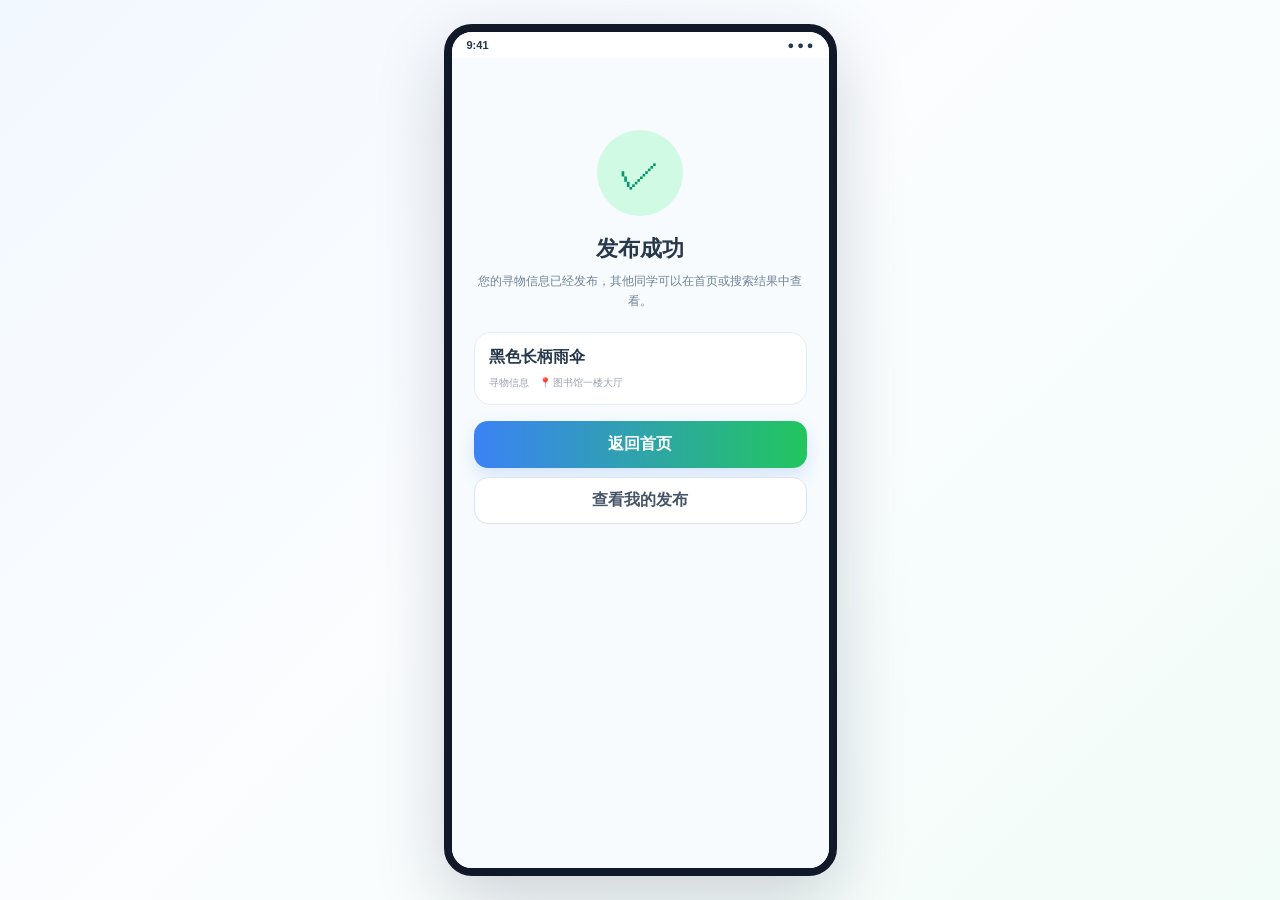
<file: html/success.html>
<!DOCTYPE html>
<html lang="zh-CN">
<head>
<meta charset="UTF-8">
<meta name="viewport" content="width=device-width, initial-scale=1.0">
<title>校园失物招领 - 发布成功</title>
<style>

  * { box-sizing: border-box; }
  :root{
    --primary:#4f91e8;
    --primary-soft:#eef7ff;
    --green:#52b997;
    --green-soft:#effbf6;
    --text:#26384a;
    --muted:#718397;
    --line:#e4edf3;
    --bg:#f7fbfd;
    --card:#ffffff;
    --danger:#ef4444;
    --shadow:0 10px 30px rgba(31,41,55,.08);
  }
  body{
    margin:0;
    font-family:-apple-system,BlinkMacSystemFont,"Segoe UI","PingFang SC","Microsoft YaHei",sans-serif;
    background:linear-gradient(135deg,#f2f8ff,#fbfdff 46%,#f2fcf8);
    color:var(--text);
  }
  button,input,select,textarea{ font:inherit; }
  button{ cursor:pointer; }
  .shell{
    min-height:100vh;
    display:flex;
    align-items:center;
    justify-content:center;
    padding:24px;
  }
  .phone{
    width:393px;
    height:852px;
    background:var(--bg);
    border-radius:28px;
    overflow:hidden;
    box-shadow:0 24px 70px rgba(15,23,42,.18);
    border:8px solid #111827;
    position:relative;
  }
  .statusbar{
    height:26px;
    background:#fff;
    display:flex;
    align-items:center;
    justify-content:space-between;
    padding:0 15px;
    font-size:11px;
    font-weight:600;
  }
  .app{
    height:calc(100% - 26px);
    position:relative;
    overflow:hidden;
  }
  .page{
    display:none;
    height:100%;
    overflow:auto;
    padding-bottom:78px;
    background:var(--bg);
  }
  .page.active{ display:block; }
  .top{
    position:sticky;
    top:0;
    z-index:5;
    background:rgba(255,255,255,.96);
    backdrop-filter:blur(10px);
    border-bottom:1px solid var(--line);
    padding:14px 16px 12px;
  }
  .top-row{
    display:flex;
    align-items:center;
    gap:10px;
  }
  .back{
    width:34px;height:34px;border:0;border-radius:11px;
    background:#f3f4f6;color:#374151;font-size:20px;
  }
  .title{
    font-size:18px;
    font-weight:750;
    flex:1;
  }
  .subtitle{
    color:var(--muted);
    font-size:12px;
    margin-top:4px;
  }
  .hero{
    background:linear-gradient(135deg,#edf6ff,#ffffff 50%,#eefbf6);
    padding:18px 16px 16px;
    border-bottom:1px solid #e8eef6;
  }
  .hero h1{ margin:0;font-size:22px; }
  .hero p{ margin:5px 0 0;color:var(--muted);font-size:12px; }
  .search-entry{
    margin-top:15px;
    display:flex;
    align-items:center;
    gap:8px;
    background:rgba(255,255,255,.94);
    border:1px solid #dbe8f1;
    border-radius:14px;
    padding:11px 13px;
    color:#9ca3af;
    box-shadow:0 3px 14px rgba(15,23,42,.04);
  }
  .quick-actions{
    display:grid;
    grid-template-columns:1fr 1fr;
    gap:10px;
    padding:14px 16px 4px;
  }
  .quick{
    border:1px solid var(--line);
    background:#fff;
    border-radius:18px;
    padding:15px 14px;
    text-align:left;
    box-shadow:0 5px 18px rgba(71,101,130,.055);
    transition:transform .18s ease, box-shadow .18s ease, border-color .18s ease;
  }
  .quick:hover{
    transform:translateY(-1px);
    box-shadow:0 8px 22px rgba(71,101,130,.085);
  }
  .quick strong{
    display:block;
    font-size:14px;
    margin-bottom:5px;
    font-weight:750;
    letter-spacing:.1px;
  }
  .quick span{
    color:#75879a;
    font-size:11px;
  }
  .quick.lost{
    border-color:#cfe3f8;
    background:linear-gradient(135deg,#f0f7ff 0%,#fafdff 72%,#ffffff 100%);
  }
  .quick.lost strong{ color:#356fa7; }
  .quick.found{
    border-color:#cdebdc;
    background:linear-gradient(135deg,#effaf5 0%,#f9fefb 72%,#ffffff 100%);
  }
  .quick.found strong{ color:#347a64; }

  .section{
    padding:14px 16px;
  }
  .section-head{
    display:flex;
    align-items:center;
    justify-content:space-between;
    gap:10px;
    margin-bottom:10px;
  }
  .section-head h2{ margin:0;font-size:16px; }
  .tabs{
    display:flex;
    gap:4px;
    background:#e9eef5;
    border-radius:12px;
    padding:3px;
  }
  .tab{
    border:0;background:transparent;color:var(--muted);
    border-radius:9px;padding:6px 10px;font-size:11px;
  }
  .tab.active{ background:#fff;color:var(--primary);font-weight:700;box-shadow:0 1px 5px rgba(15,23,42,.08); }
  .list{ display:flex;flex-direction:column;gap:10px; }
  .card{
    background:#fff;border:1px solid #e8eff4;border-radius:17px;
    padding:12px;box-shadow:0 5px 18px rgba(15,23,42,.045);
  }
  .card.clickable:hover{ border-color:#bfdbfe; }
  .card-row{ display:flex;gap:12px; }
  .thumb{
    width:82px;height:82px;border-radius:14px;flex:0 0 82px;
    display:flex;align-items:center;justify-content:center;
    font-size:32px;background:linear-gradient(135deg,#e0f2fe,#ecfdf5);
    border:1px solid #e6eef6;
  }
  .card-main{ min-width:0;flex:1; }
  .card-title-row{ display:flex;align-items:flex-start;gap:8px; }
  .card-title{ font-size:14px;font-weight:750;flex:1;line-height:1.35; }
  .badge{
    display:inline-flex;align-items:center;
    border-radius:999px;padding:3px 7px;font-size:10px;font-weight:700;
    white-space:nowrap;
  }
  .badge.found{ color:#047857;background:#d1fae5; }
  .badge.lost{ color:#1d4ed8;background:#dbeafe; }
  .badge.done{ color:#6b7280;background:#f3f4f6; }
  .desc{
    font-size:11px;line-height:1.55;color:#4b5563;margin-top:6px;
    display:-webkit-box;-webkit-line-clamp:2;-webkit-box-orient:vertical;overflow:hidden;
  }
  .meta{
    margin-top:8px;color:#9ca3af;font-size:10px;
    display:flex;gap:10px;flex-wrap:wrap;
  }

  .bottom-nav{
    position:absolute;left:0;right:0;bottom:0;height:68px;
    background:#fff;border-top:1px solid var(--line);
    display:grid;grid-template-columns:repeat(4,1fr);z-index:20;
  }
  .nav-btn{
    border:0;background:#fff;color:#9ca3af;
    display:flex;flex-direction:column;align-items:center;justify-content:center;
    gap:3px;font-size:10px;
  }
  .nav-btn b{ font-size:19px;line-height:1; }
  .nav-btn.active{ color:var(--primary);font-weight:700; }

  .form{
    padding:14px 16px 20px;
    display:flex;flex-direction:column;gap:13px;
  }
  .segmented{
    display:grid;grid-template-columns:1fr 1fr;
    background:#e9eef5;border-radius:14px;padding:4px;
  }
  .seg-btn{
    border:0;border-radius:11px;padding:10px;background:transparent;color:var(--muted);
  }
  .seg-btn.active.lost{ background:#fff;color:#2563eb;font-weight:700;box-shadow:0 2px 8px rgba(15,23,42,.07); }
  .seg-btn.active.found{ background:#fff;color:#059669;font-weight:700;box-shadow:0 2px 8px rgba(15,23,42,.07); }
  .field label{
    display:block;font-size:12px;font-weight:700;margin-bottom:6px;
  }
  .req{ color:var(--danger); }
  .control{
    width:100%;border:1px solid #dce3eb;border-radius:12px;
    background:#fff;padding:11px 12px;color:var(--text);outline:none;
  }
  .control:focus{ border-color:#93c5fd;box-shadow:0 0 0 3px #dbeafe; }
  textarea.control{ resize:none;min-height:94px;line-height:1.5; }
  .hint{ color:#9ca3af;font-size:10px;margin-top:5px;line-height:1.45; }
  .upload{
    border:1px dashed #b9c4d2;border-radius:13px;background:#fff;
    padding:16px;text-align:center;color:#64748b;font-size:12px;
  }
  .primary-btn{
    width:100%;border:0;border-radius:14px;
    background:linear-gradient(90deg,#3b82f6,#22c55e);
    color:white;font-weight:750;padding:13px 14px;
    box-shadow:0 8px 18px rgba(59,130,246,.18);
  }
  .secondary-btn{
    width:100%;border:1px solid #dbe3ed;border-radius:14px;
    background:#fff;color:#475569;font-weight:700;padding:12px 14px;
  }
  .danger-btn{
    width:100%;border:1px solid #fecaca;border-radius:14px;
    background:#fff1f2;color:#be123c;font-weight:700;padding:12px 14px;
  }

  .search-box{
    margin-top:10px;display:flex;gap:8px;
  }
  .search-box input{ flex:1; }
  .search-go{
    border:0;border-radius:12px;background:var(--primary);color:white;padding:0 16px;font-weight:700;
  }
  .chips{ display:flex;flex-wrap:wrap;gap:8px;margin-top:12px; }
  .chip{
    border:1px solid #dbe3ed;background:#fff;border-radius:999px;
    padding:6px 10px;font-size:11px;color:#475569;
  }
  .result-note{ color:var(--muted);font-size:11px;margin-bottom:10px; }

  .detail-cover{
    margin:14px 16px 0;height:180px;border-radius:20px;
    background:linear-gradient(135deg,#dbeafe,#ffffff,#d1fae5);
    display:flex;align-items:center;justify-content:center;font-size:68px;
    border:1px solid #e2e8f0;
  }
  .detail-card{
    margin:12px 16px;background:#fff;border:1px solid #edf0f4;
    border-radius:18px;padding:16px;box-shadow:0 5px 16px rgba(15,23,42,.04);
  }
  .detail-title{ font-size:20px;font-weight:800;margin:8px 0 4px; }
  .detail-grid{
    display:grid;grid-template-columns:72px 1fr;gap:11px 10px;
    margin-top:15px;font-size:12px;
  }
  .detail-grid .k{ color:#94a3b8; }
  .detail-grid .v{ color:#334155;font-weight:600; }
  .detail-text{ color:#475569;font-size:12px;line-height:1.75; }
  .contact-box{
    background:#ecfdf5;border:1px solid #d1fae5;border-radius:14px;
    padding:12px;font-size:12px;color:#047857;margin-top:10px;
  }
  .notice{
    background:#eff6ff;border:1px solid #dbeafe;border-radius:14px;
    color:#1e40af;padding:11px 12px;font-size:11px;line-height:1.55;
  }

  .my-actions{ display:flex;gap:8px;margin-top:10px; }
  .small-btn{
    flex:1;border:1px solid #dbe3ed;background:#fff;border-radius:10px;
    padding:8px;font-size:11px;color:#475569;font-weight:650;
  }
  .small-btn.primary{ color:#2563eb;background:#eff6ff;border-color:#dbeafe; }

  .status-options{ display:flex;flex-direction:column;gap:9px; }
  .status-option{
    border:1px solid #dbe3ed;background:#fff;border-radius:14px;
    padding:12px;display:flex;gap:10px;align-items:flex-start;
  }
  .status-option input{ margin-top:3px; }
  .status-option strong{ font-size:13px;display:block; }
  .status-option span{ display:block;color:var(--muted);font-size:10px;margin-top:3px;line-height:1.45; }

  .success{
    min-height:100%;
    padding:42px 22px 90px;
    display:flex;flex-direction:column;align-items:center;text-align:center;
  }
  .success-icon{
    width:86px;height:86px;border-radius:50%;
    display:grid;place-items:center;font-size:42px;
    background:#d1fae5;color:#059669;margin-top:30px;
  }
  .success h2{ font-size:22px;margin:18px 0 8px; }
  .success p{ color:var(--muted);font-size:12px;line-height:1.65;margin:0 0 20px; }
  .success-summary{
    width:100%;background:#fff;border:1px solid var(--line);border-radius:17px;
    text-align:left;padding:14px;margin-bottom:16px;
  }
  .success-summary strong{ display:block;margin-bottom:8px; }
  .success-actions{ width:100%;display:flex;flex-direction:column;gap:9px; }

  .empty{
    padding:42px 18px;text-align:center;color:#9ca3af;font-size:12px;
  }
  .toast{
    position:absolute;left:50%;bottom:88px;transform:translateX(-50%) translateY(16px);
    background:rgba(17,24,39,.92);color:#fff;border-radius:999px;
    padding:9px 14px;font-size:11px;opacity:0;pointer-events:none;
    transition:.2s;z-index:40;white-space:nowrap;
  }
  .toast.show{ opacity:1;transform:translateX(-50%) translateY(0); }

  @media (max-width:460px){
    .shell{ padding:0;display:block;background:var(--bg); }
    .phone{ width:100vw;height:100vh;border:0;border-radius:0;box-shadow:none; }
  }

  /* ===== 我的发布新版 ===== */
  .my-page{ background:#f7fbfd; }
  .my-header{
    background:linear-gradient(180deg,#ffffff 0%,#f7fbfd 100%);
    padding:14px 16px 16px;
    border-bottom:1px solid #edf2f6;
  }
  .my-title-row{
    display:flex;align-items:center;justify-content:center;
    position:relative;margin-bottom:14px;
  }
  .my-title-row .title{ text-align:center;font-size:18px;font-weight:800; }
  .settings-btn{
    position:absolute;right:0;top:-2px;width:36px;height:36px;border:0;
    border-radius:50%;background:#f1f5f9;color:#64748b;font-size:17px;
  }
  .profile-card{
    background:linear-gradient(135deg,#edf4ff 0%,#f4f7ff 58%,#f0fbf7 100%);
    border:1px solid #dfe9f6;border-radius:20px;padding:16px;
    box-shadow:0 6px 20px rgba(75,105,140,.05);
  }
  .profile-main{ display:flex;align-items:center;gap:12px; }
  .avatar{
    width:52px;height:52px;flex:0 0 52px;border-radius:50%;
    display:grid;place-items:center;
    background:linear-gradient(135deg,#4f91e8,#6f82f3);
    color:#fff;font-weight:800;font-size:22px;
  }
  .profile-info{ flex:1;min-width:0; }
  .profile-name{ font-size:16px;font-weight:800;color:#24364a; }
  .profile-class{ margin-top:4px;color:#718397;font-size:11px; }
  .credit-badge{
    flex:none;padding:6px 10px;border-radius:999px;
    background:rgba(255,255,255,.9);border:1px solid #dfe9f6;
    color:#4f7fd8;font-size:10px;font-weight:700;
  }
  .profile-stats{
    display:grid;grid-template-columns:repeat(3,1fr);
    margin-top:14px;padding-top:13px;border-top:1px solid rgba(148,163,184,.18);
  }
  .profile-stat{ text-align:center;position:relative; }
  .profile-stat + .profile-stat::before{
    content:"";position:absolute;left:0;top:3px;width:1px;height:38px;background:#dfe7f1;
  }
  .profile-stat strong{ display:block;font-size:19px;line-height:1.1;margin-bottom:4px; }
  .profile-stat span{ color:#718397;font-size:10px; }
  .profile-stat.ongoing strong{ color:#4f7ff2; }
  .profile-stat.finished strong{ color:#45a984; }

  .my-toolbar{
    display:flex;align-items:center;gap:8px;padding:13px 16px 10px;
    background:#fff;border-bottom:1px solid #edf2f6;
  }
  .my-filter{
    border:0;border-radius:999px;padding:8px 14px;
    background:#f1f5f9;color:#64748b;font-size:11px;font-weight:650;
  }
  .my-filter.active{
    background:#4f91e8;color:#fff;
    box-shadow:0 5px 12px rgba(79,145,232,.18);
  }
  .new-post-btn{
    margin-left:auto;border:0;background:transparent;color:#4f7ff2;
    font-size:11px;font-weight:750;padding:7px 0;
  }
  .my-list-wrap{ padding:12px 16px 18px; }
  .my-post-card{
    background:#fff;border:1px solid #e8eff4;border-radius:18px;padding:13px;
    box-shadow:0 5px 18px rgba(15,23,42,.045);
  }
  .my-post-card + .my-post-card{ margin-top:10px; }
  .my-post-main{ display:flex;gap:12px; }
  .my-post-icon{
    width:56px;height:56px;flex:0 0 56px;border-radius:14px;
    display:grid;place-items:center;
    background:linear-gradient(135deg,#edf4ff,#eefbf6);
    font-size:25px;border:1px solid #e5edf5;
  }
  .my-post-content{ flex:1;min-width:0; }
  .my-post-title-row{ display:flex;align-items:flex-start;gap:8px; }
  .my-post-title{ flex:1;font-size:14px;font-weight:800;line-height:1.35; }
  .status-pill{
    flex:none;border-radius:999px;padding:3px 8px;font-size:9px;font-weight:700;
  }
  .status-pill.ongoing{ color:#c97816;background:#fff4df; }
  .status-pill.finished{ color:#568274;background:#eef7f3; }
  .my-tags{ display:flex;align-items:center;gap:7px;margin-top:6px; }
  .type-tag{ border-radius:999px;padding:3px 8px;font-size:9px;font-weight:700; }
  .type-tag.lost{ color:#356fa7;background:#edf5ff; }
  .type-tag.found{ color:#347a64;background:#edf9f4; }
  .category-divider{ width:1px;height:11px;background:#dbe3eb; }
  .category-text{ color:#94a3b8;font-size:9px; }
  .my-post-meta{
    margin-top:8px;color:#8292a3;font-size:10px;
    display:flex;flex-direction:column;gap:5px;
  }
  .meta-line{ display:flex;align-items:center;justify-content:space-between;gap:8px; }
  .view-count{ white-space:nowrap;color:#8a99a8; }
  .my-card-actions{
    display:grid;grid-template-columns:1fr 1fr;gap:9px;
    padding-top:11px;margin-top:11px;border-top:1px solid #edf1f5;
  }
  .manage-btn{
    border:0;border-radius:12px;padding:9px 8px;font-size:11px;font-weight:700;
  }
  .manage-btn.finish{ background:#edf4ff;color:#4b78e6; }
  .manage-btn.finish:disabled{ color:#8292a3;background:#f1f5f9;cursor:default; }
  .manage-btn.delete{ background:#fff0f3;color:#e65c78; }


  /* ===== 我的发布：二次润色 ===== */
  .my-header{
    padding:12px 16px 14px;
    background:linear-gradient(180deg,#ffffff 0%,#fbfdff 72%,#f7fbfd 100%);
  }
  .my-title-row{
    margin-bottom:12px;
    min-height:34px;
  }
  .my-title-row .title{
    font-size:17px;
    letter-spacing:.2px;
  }
  .settings-btn{
    width:34px;
    height:34px;
    background:#f4f7fa;
    border:1px solid #e9eff4;
    font-size:15px;
    color:#728397;
  }

  .profile-card{
    position:relative;
    overflow:hidden;
    border-radius:18px;
    padding:15px 15px 14px;
    background:
      radial-gradient(circle at 88% 12%,rgba(82,185,151,.12),transparent 26%),
      radial-gradient(circle at 12% 0%,rgba(79,145,232,.12),transparent 28%),
      linear-gradient(135deg,#f2f7ff 0%,#f8fbff 55%,#f3fbf8 100%);
    border:1px solid #e0e9f3;
    box-shadow:0 7px 22px rgba(70,100,130,.055);
  }
  .avatar{
    width:50px;
    height:50px;
    flex-basis:50px;
    font-size:20px;
    box-shadow:0 6px 14px rgba(79,145,232,.18);
  }
  .profile-name{
    font-size:15px;
    letter-spacing:.1px;
  }
  .profile-class{
    font-size:10.5px;
    margin-top:3px;
  }
  .credit-badge{
    padding:5px 9px;
    background:rgba(255,255,255,.82);
    border-color:#dfe8f2;
    box-shadow:0 2px 8px rgba(79,145,232,.06);
  }

  .profile-stats{
    margin-top:13px;
    padding-top:12px;
  }
  .profile-stat strong{
    font-size:18px;
    margin-bottom:3px;
  }
  .profile-stat span{
    font-size:9.5px;
  }

  .my-toolbar{
    gap:7px;
    padding:12px 16px 10px;
    background:rgba(255,255,255,.96);
  }
  .my-filter{
    padding:7px 13px;
    font-size:10.5px;
    transition:.18s ease;
  }
  .my-filter.active{
    background:linear-gradient(135deg,#5a98e8,#4f84e8);
    box-shadow:0 5px 12px rgba(79,145,232,.16);
  }
  .new-post-btn{
    font-size:10.5px;
    color:#4f84e8;
  }

  .my-list-wrap{
    padding:11px 16px 18px;
  }
  .my-post-card{
    border-radius:17px;
    padding:12px;
    border-color:#e9eff4;
    box-shadow:0 5px 15px rgba(43,66,89,.04);
  }
  .my-post-card + .my-post-card{
    margin-top:9px;
  }
  .my-post-icon{
    width:54px;
    height:54px;
    flex-basis:54px;
    border-radius:13px;
    font-size:23px;
  }
  .my-post-title{
    font-size:13.5px;
  }
  .status-pill{
    padding:3px 7px;
  }
  .status-pill.ongoing{
    color:#b86f13;
    background:#fff5e7;
    border:1px solid #fde9c8;
  }
  .status-pill.finished{
    color:#4d8f78;
    background:#eff8f4;
    border:1px solid #dcefe7;
  }
  .my-tags{
    margin-top:5px;
  }
  .type-tag{
    padding:3px 7px;
  }
  .my-post-meta{
    margin-top:7px;
    line-height:1.45;
  }
  .my-card-actions{
    gap:8px;
    padding-top:10px;
    margin-top:10px;
  }
  .manage-btn{
    padding:8px 8px;
    border-radius:11px;
    font-size:10.5px;
  }
  .manage-btn.finish{
    background:#eef4ff;
    color:#4d79e2;
    border:1px solid #dfe9fb;
  }
  .manage-btn.finish:hover{
    background:#e8f0ff;
  }
  .manage-btn.delete{
    background:#fff4f6;
    color:#dc6078;
    border:1px solid #fbe2e8;
  }
  .manage-btn.delete:hover{
    background:#ffedf1;
  }

  /* 让我的发布页滚动时顶部更干净 */
  #page-my{
    scrollbar-width:none;
  }
  #page-my::-webkit-scrollbar{
    display:none;
  }



/* 单页展示覆盖：用于单独导入墨刀 */
.page-shell-single{
  min-height:100vh;
  display:flex;
  align-items:center;
  justify-content:center;
  padding:24px;
}
.single-page{
  display:block !important;
  height:100% !important;
  overflow:auto !important;
  padding-bottom:78px;
}
.single-page::-webkit-scrollbar{display:none}
.single-page{scrollbar-width:none}
.static-bottom-nav{
  position:absolute;left:0;right:0;bottom:0;height:68px;
  background:#fff;border-top:1px solid var(--line);
  display:grid;grid-template-columns:repeat(4,1fr);z-index:20;
}
.static-nav{
  border:0;background:#fff;color:#9ca3af;
  display:flex;flex-direction:column;align-items:center;justify-content:center;
  gap:3px;font-size:10px;
}
.static-nav b{font-size:19px;line-height:1}
.static-nav.active{color:var(--primary);font-weight:700}

</style>
</head>
<body>
<div class="page-shell-single">
  <div class="phone">
    <div class="statusbar"><span>9:41</span><span>● ● ●</span></div>
    <div class="app">

<section class="page single-page active" style="padding-bottom:20px">
  <div class="success">
    <div class="success-icon">✓</div>
    <h2>发布成功</h2>
    <p>您的寻物信息已经发布，其他同学可以在首页或搜索结果中查看。</p>

    <div class="success-summary">
      <strong>黑色长柄雨伞</strong>
      <div class="meta">
        <span>寻物信息</span>
        <span>📍 图书馆一楼大厅</span>
      </div>
    </div>

    <div class="success-actions">
      <button class="primary-btn">返回首页</button>
      <button class="secondary-btn">查看我的发布</button>
    </div>
  </div>
</section>

    </div>
  </div>
</div>
</body>
</html>
</file>
<file: css/app.css>
* { box-sizing: border-box; }
:root {
  --primary: #3978c5;
  --green: #258365;
  --text: #26384a;
  --muted: #65788c;
  --line: #e0eaf2;
  --background: #f7fbfd;
}
body {
  margin: 0;
  padding: 24px;
  color: var(--text);
  background: linear-gradient(135deg, #edf5ff, #fbfdff 50%, #edf9f3);
  font-family: -apple-system, BlinkMacSystemFont, "Segoe UI", "Microsoft YaHei", sans-serif;
  line-height: 1.6;
}
button, input, select { font: inherit; }
button, a { -webkit-tap-highlight-color: transparent; }
button { cursor: pointer; }
button:disabled { cursor: not-allowed; }
a { color: var(--primary); }
button:focus-visible, a:focus-visible, input:focus-visible, select:focus-visible {
  outline: 3px solid #69a6f1;
  outline-offset: 3px;
}
[hidden] { display: none !important; }
.app-shell {
  max-width: 960px;
  margin: 0 auto;
  overflow: clip;
  border: 1px solid var(--line);
  border-radius: 24px;
  background: var(--background);
  box-shadow: 0 18px 60px #233f6012;
}
.app-header {
  display: flex;
  align-items: center;
  justify-content: space-between;
  gap: 16px;
  padding: 18px 26px;
  background: #fff;
  border-bottom: 1px solid var(--line);
}
.brand { font-size: 18px; font-weight: 750; text-decoration: none; }
.brand span { margin-right: 6px; font-size: 24px; }
.header-note { color: var(--muted); font-size: 12px; }
.source-note { margin: 0; padding: 10px 26px; font-size: 12px; color: #5c6d82; background: #eef4fa; }
.source-note.warning { color: #865809; background: #fff5db; }
.page { min-height: 560px; }
.hero { padding: 28px 26px 24px; background: linear-gradient(120deg, #eef7ff, #fff 65%, #eefbf6); border-bottom: 1px solid var(--line); }
h1 { margin: 0; font-size: 25px; line-height: 1.45; }
.hero p { margin: 8px 0 0; font-size: 14px; color: var(--muted); }
.search-entry {
  width: 100%; display: flex; align-items: center; gap: 12px; margin-top: 20px;
  padding: 13px 16px; border: 1px solid #d3e3f2; border-radius: 14px;
  background: #fff; color: var(--muted); font-size: 14px; text-align: left; text-decoration: none;
}
.search-entry span { font-size: 24px; line-height: 1; color: var(--primary); }
.quick-actions { display: grid; grid-template-columns: 1fr 1fr; gap: 14px; padding: 20px 26px 0; }
.quick { border: 1px solid var(--line); border-radius: 17px; padding: 16px 18px; text-align: left; background: #fff; }
.quick strong { display: block; font-size: 15px; }
.quick span { display: block; margin-top: 4px; font-size: 12px; color: var(--muted); }
.quick.lost { border-color: #cfe3f8; background: #f0f7ff; color: #356fa7; }
.quick.found { border-color: #cdebdc; background: #effaf5; color: #347a64; }
.section { padding: 24px 26px 30px; }
.section-head { display: flex; align-items: center; justify-content: space-between; gap: 12px; margin-bottom: 16px; }
h2 { margin: 0; font-size: 18px; }
.tabs { display: flex; gap: 4px; padding: 4px; border-radius: 12px; background: #e8eef5; }
.tab { border: 0; padding: 7px 14px; border-radius: 9px; background: transparent; color: var(--muted); font-size: 13px; }
.tab.active { background: #fff; color: var(--primary); font-weight: 700; box-shadow: 0 2px 5px #223b5712; }
.filter-form { display: flex; flex-wrap: wrap; align-items: flex-end; gap: 12px; margin-bottom: 12px; }
.filter-form label { flex: 1 1 160px; min-width: 0; font-size: 12px; color: var(--muted); }
input, select { width: 100%; margin-top: 5px; min-height: 42px; padding: 8px 12px; border: 1px solid #d3dfea; border-radius: 10px; background: #fff; color: var(--text); }
.filter-button { min-height: 42px; border: 0; padding: 8px 18px; border-radius: 10px; background: var(--primary); color: #fff; }
.text-button { min-height: 42px; border: 0; padding: 8px 10px; border-radius: 10px; color: var(--primary); background: transparent; }
.result-note { margin: 12px 0; color: var(--muted); font-size: 13px; }
.list { display: grid; grid-template-columns: repeat(2, minmax(0, 1fr)); gap: 14px; }
.card { display: flex; gap: 13px; padding: 16px; border: 1px solid #e0eaf2; border-radius: 17px; background: #fff; box-shadow: 0 5px 16px #223c5810; color: inherit; text-decoration: none; }
a.card:hover { border-color: #93bdec; box-shadow: 0 7px 20px #223c5818; }
.thumb { display: flex; align-items: center; justify-content: center; flex: 0 0 62px; height: 68px; border-radius: 14px; font-size: 28px; background: linear-gradient(135deg, #e0f2fe, #ecfdf5); }
.card-main { flex: 1; min-width: 0; }
.card-title-row { display: flex; align-items: flex-start; gap: 8px; }
.card-title { flex: 1; font-size: 15px; font-weight: 750; line-height: 1.5; overflow-wrap: anywhere; }
.badge { display: inline-flex; align-items: center; flex: none; padding: 3px 8px; border-radius: 999px; font-size: 11px; font-weight: 650; white-space: nowrap; }
.badge.lost { color: #1d4ed8; background: #dbeafe; }
.badge.found { color: #047857; background: #d1fae5; }
.badge.done { color: #526376; background: #edf1f5; }
.desc { display: -webkit-box; -webkit-line-clamp: 2; -webkit-box-orient: vertical; overflow: hidden; margin: 7px 0 0; color: #526376; font-size: 12px; line-height: 1.6; overflow-wrap: anywhere; }
.meta { display: flex; flex-wrap: wrap; gap: 4px 12px; margin-top: 9px; color: var(--muted); font-size: 11px; overflow-wrap: anywhere; }
.empty { grid-column: 1 / -1; padding: 46px 20px; text-align: center; border: 1px dashed #cfdfea; border-radius: 17px; color: var(--muted); }
.empty h2 { color: var(--text); }
.empty p { margin: 8px 0 0; font-size: 14px; }
.bottom-nav { position: sticky; bottom: 0; z-index: 10; display: grid; grid-template-columns: repeat(4, 1fr); min-height: 72px; background: #fff; border-top: 1px solid var(--line); padding-bottom: env(safe-area-inset-bottom); }
.nav-link { display: flex; flex-direction: column; align-items: center; justify-content: center; gap: 2px; padding: 9px 4px; border: 0; background: #fff; color: #65788c; font-size: 12px; text-decoration: none; }
.nav-link b { font-size: 22px; line-height: 1.3; font-weight: 600; }
.nav-link.active { color: var(--primary); font-weight: 700; }
.nav-link:disabled { color: #8896a4; }
.search-label { display: block; margin-top: 20px; font-size: 13px; color: var(--muted); }
.search-box { display: flex; gap: 10px; margin-top: 5px; }
.search-box input { flex: 1; min-width: 0; margin: 0; }
.search-box button { flex: none; }
.chips { display: flex; flex-wrap: wrap; gap: 8px; margin-top: 12px; }
.chip { border: 1px solid #d4e3ef; background: #fff; color: #456177; padding: 6px 14px; border-radius: 999px; font-size: 12px; }
.chip:hover { border-color: #85b5e8; color: var(--primary); }
.search-filters { margin-top: 20px; margin-bottom: 8px; }
.search-options { display: flex; flex-wrap: wrap; align-items: center; justify-content: space-between; gap: 8px; }
.checkbox-label { display: inline-flex; align-items: center; gap: 8px; font-size: 13px; color: var(--muted); }
.checkbox-label input { width: 16px; min-height: 16px; margin: 0; accent-color: var(--primary); }
.page-top { display: flex; align-items: center; gap: 20px; padding: 22px 26px; background: #fff; border-bottom: 1px solid var(--line); }
.page-top h1 { font-size: 20px; }
.back-link { flex: none; padding: 7px 12px; border-radius: 10px; background: #edf4fa; text-decoration: none; font-size: 13px; }
.detail-content { padding: 24px 26px 30px; }
.detail-layout { display: grid; grid-template-columns: minmax(150px, 1fr) 2fr; gap: 18px; align-items: stretch; }
.detail-cover { display: flex; align-items: center; justify-content: center; min-height: 180px; font-size: 76px; border: 1px solid #dce8f0; border-radius: 20px; background: linear-gradient(135deg, #dbeafe, #fff, #d1fae5); }
.detail-card { padding: 22px; background: #fff; border: 1px solid var(--line); border-radius: 18px; overflow-wrap: anywhere; }
.detail-card + .detail-card, .detail-layout + .detail-card { margin-top: 18px; }
.detail-title { margin: 10px 0; font-size: 23px; }
.detail-grid { display: grid; grid-template-columns: 90px minmax(0, 1fr); gap: 10px 14px; margin: 18px 0 0; font-size: 14px; }
.detail-grid dt { color: var(--muted); }
.detail-grid dd { margin: 0; color: var(--text); }
.detail-text { margin: 12px 0 0; color: #526376; font-size: 14px; white-space: pre-wrap; }
.notice { margin-top: 18px; padding: 12px 15px; background: #eff6ff; color: #315a86; border: 1px solid #d7e8fb; border-radius: 12px; font-size: 13px; }
.notice.finished { background: #eef7f3; color: #31684f; border-color: #d4e9de; }
.contact-actions { display: flex; flex-wrap: wrap; gap: 10px; margin-top: 14px; }
.contact-input { width: 100%; margin-top: 12px; color: #225f49; background: #f0faf5; border-color: #cde7d9; }
.contact-note { margin: 10px 0 0; color: var(--muted); font-size: 13px; }
.toast { position: fixed; z-index: 30; left: 50%; bottom: 88px; transform: translateX(-50%); max-width: calc(100vw - 32px); margin: 0; padding: 10px 18px; border-radius: 14px; background: #203247; color: #fff; box-shadow: 0 8px 22px #20324722; text-align: center; font-size: 13px; }
@media (max-width: 700px) {
  body { padding: 0; background: var(--background); }
  .app-shell { border: 0; border-radius: 0; box-shadow: none; }
  .app-header { padding: 12px 16px; }
  .header-note { display: none; }
  .source-note { padding: 9px 16px; }
  .hero { padding: 24px 16px 20px; }
  h1 { font-size: 22px; }
  .quick-actions { padding: 16px 16px 0; gap: 10px; }
  .quick { padding: 14px 12px; }
  .section { padding: 20px 16px; }
  .list { grid-template-columns: 1fr; }
  .filter-form { gap: 10px; }
  .filter-form label { flex-basis: calc(50% - 5px); }
  .filter-button, .text-button { flex: 1; }
  .nav-link { font-size: 11px; }
  .page-top { padding: 16px; gap: 14px; }
  .detail-content { padding: 18px 16px 24px; }
  .detail-layout { grid-template-columns: 1fr; gap: 14px; }
  .detail-cover { min-height: 150px; }
  .detail-card { padding: 18px; }
  .detail-title { font-size: 21px; }
}
</file>
